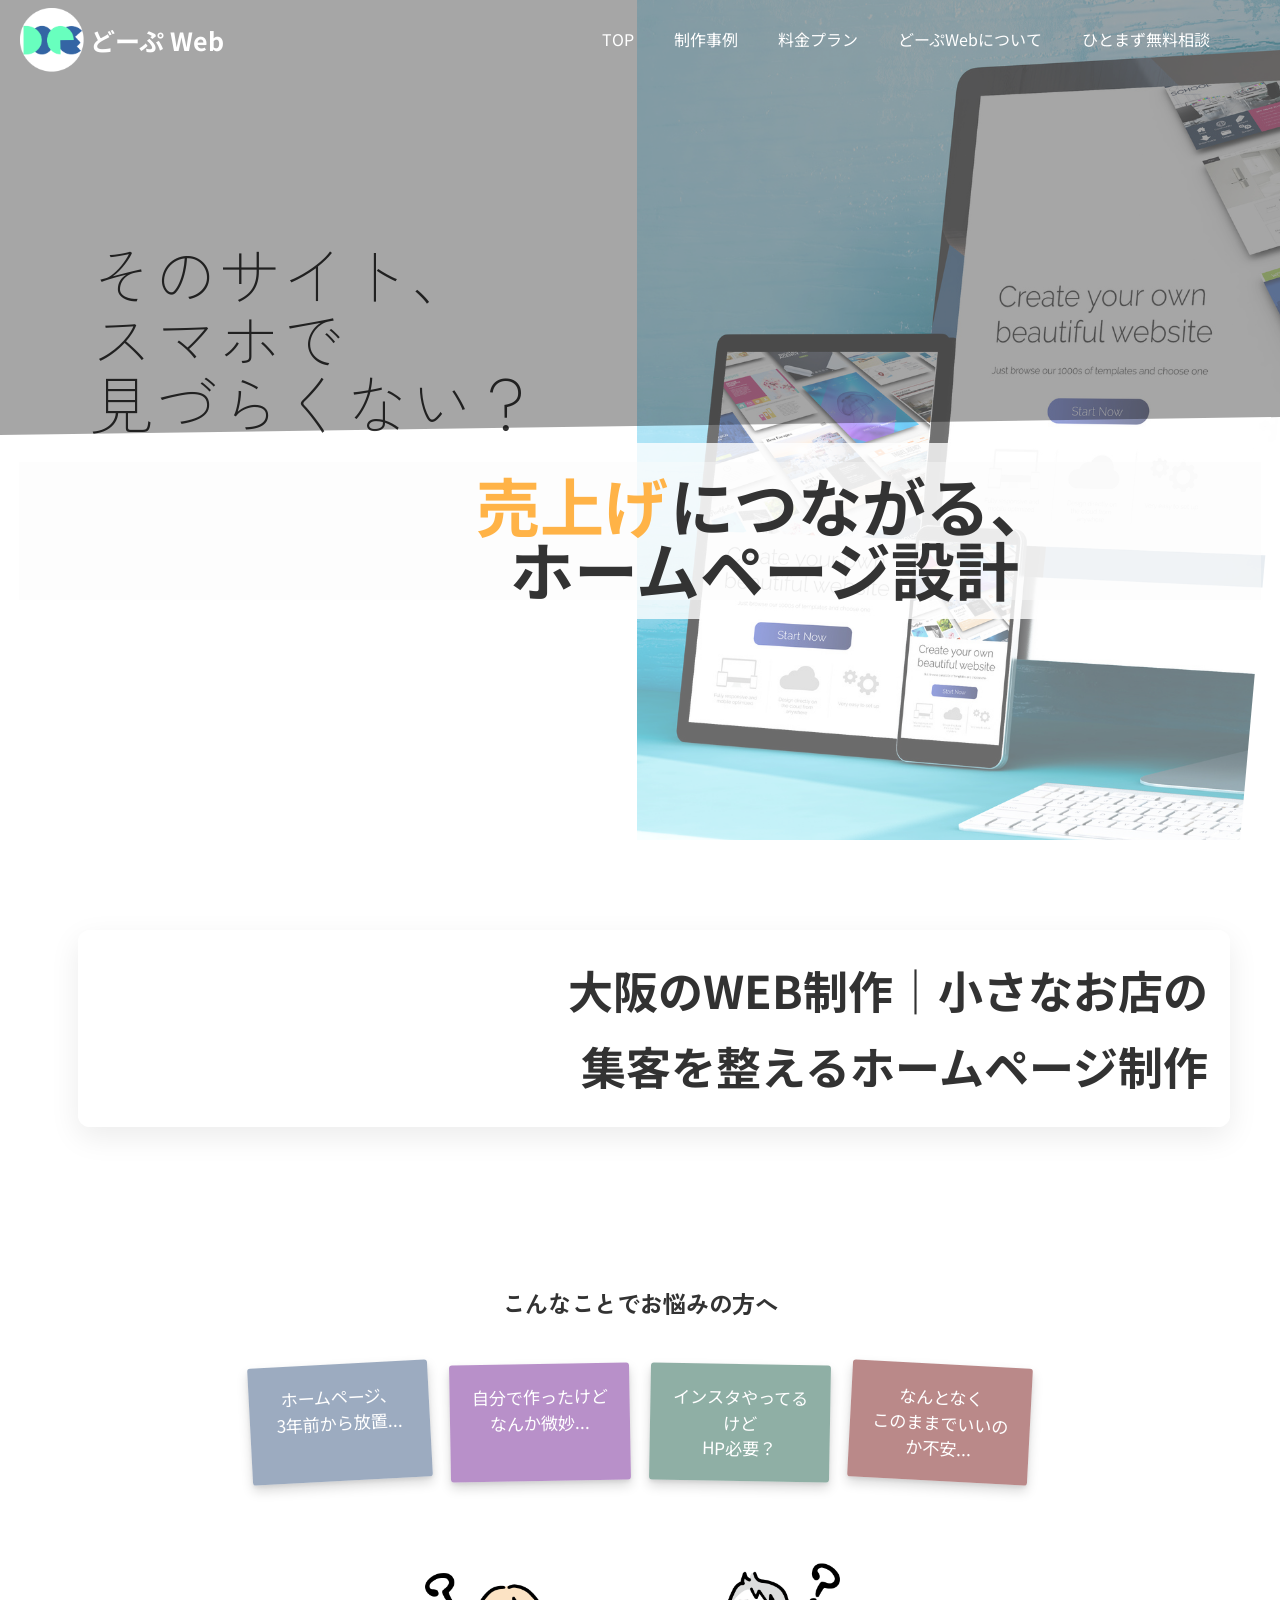
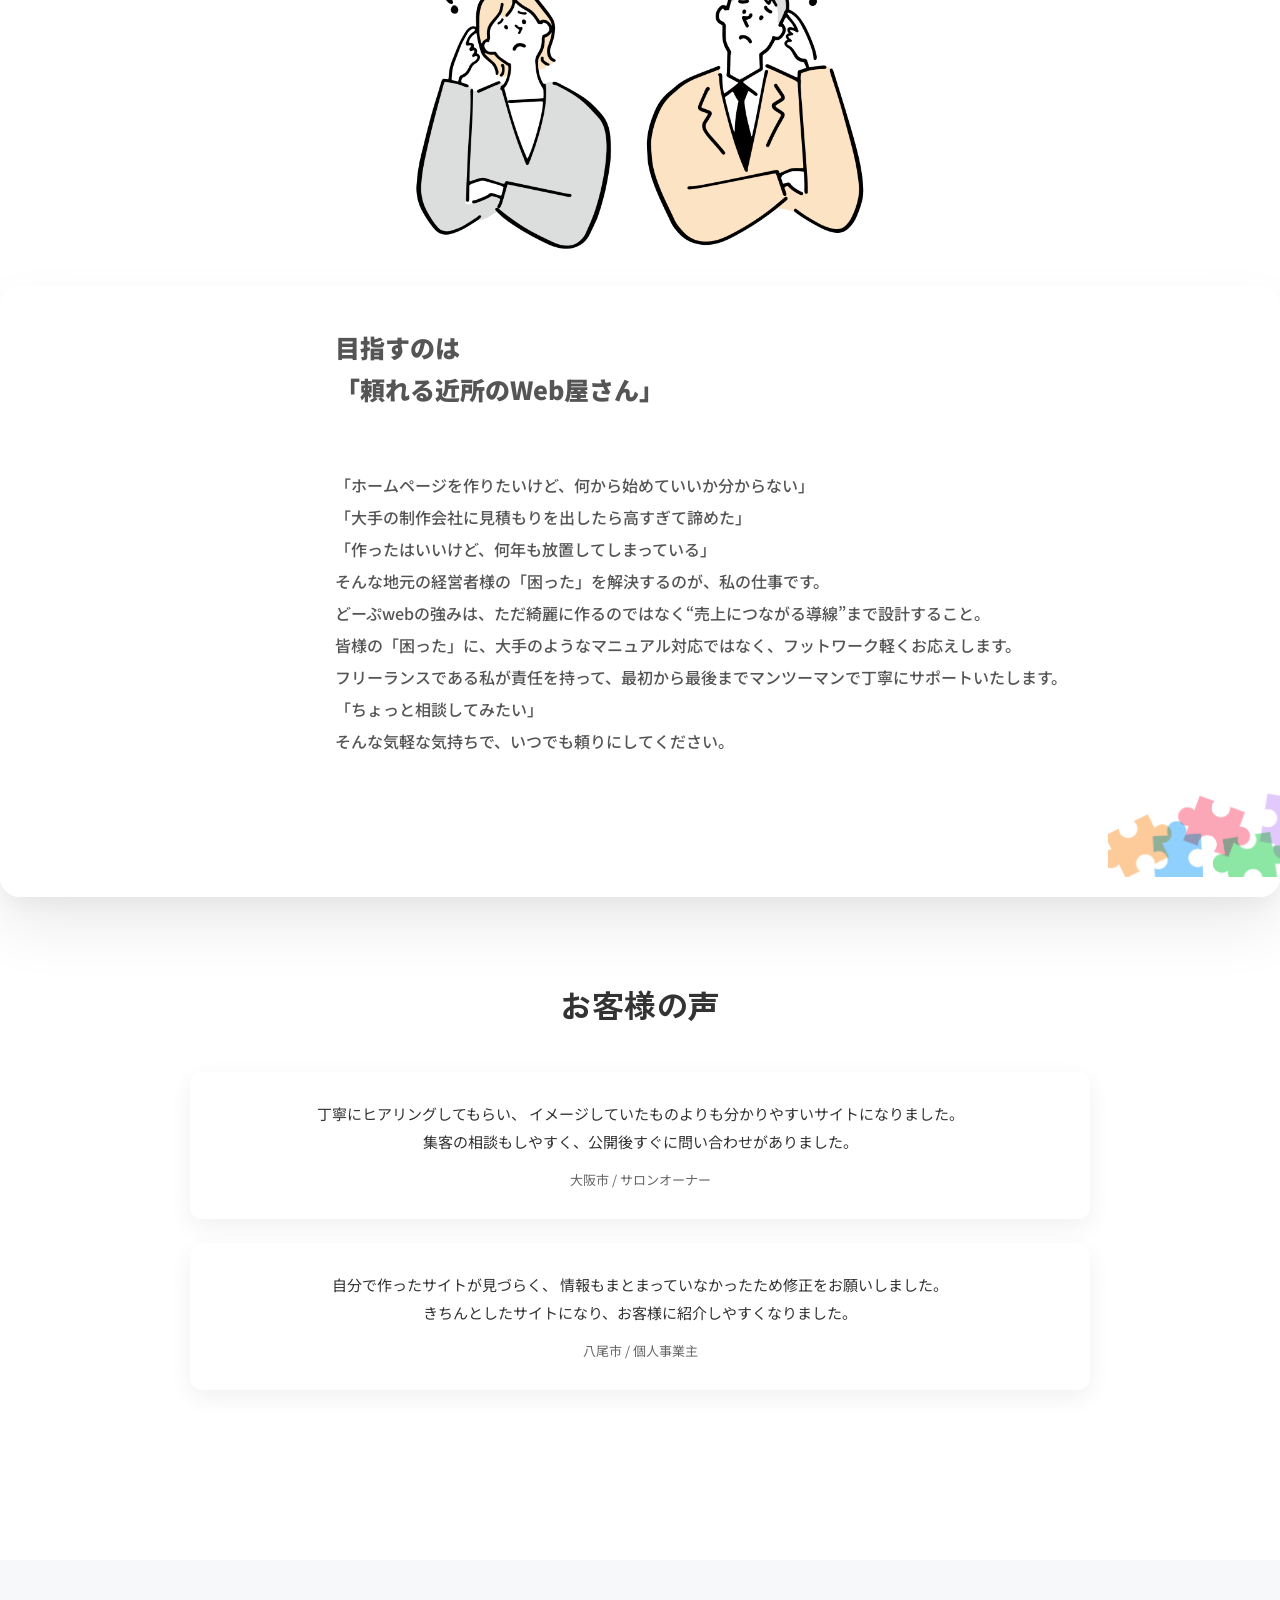
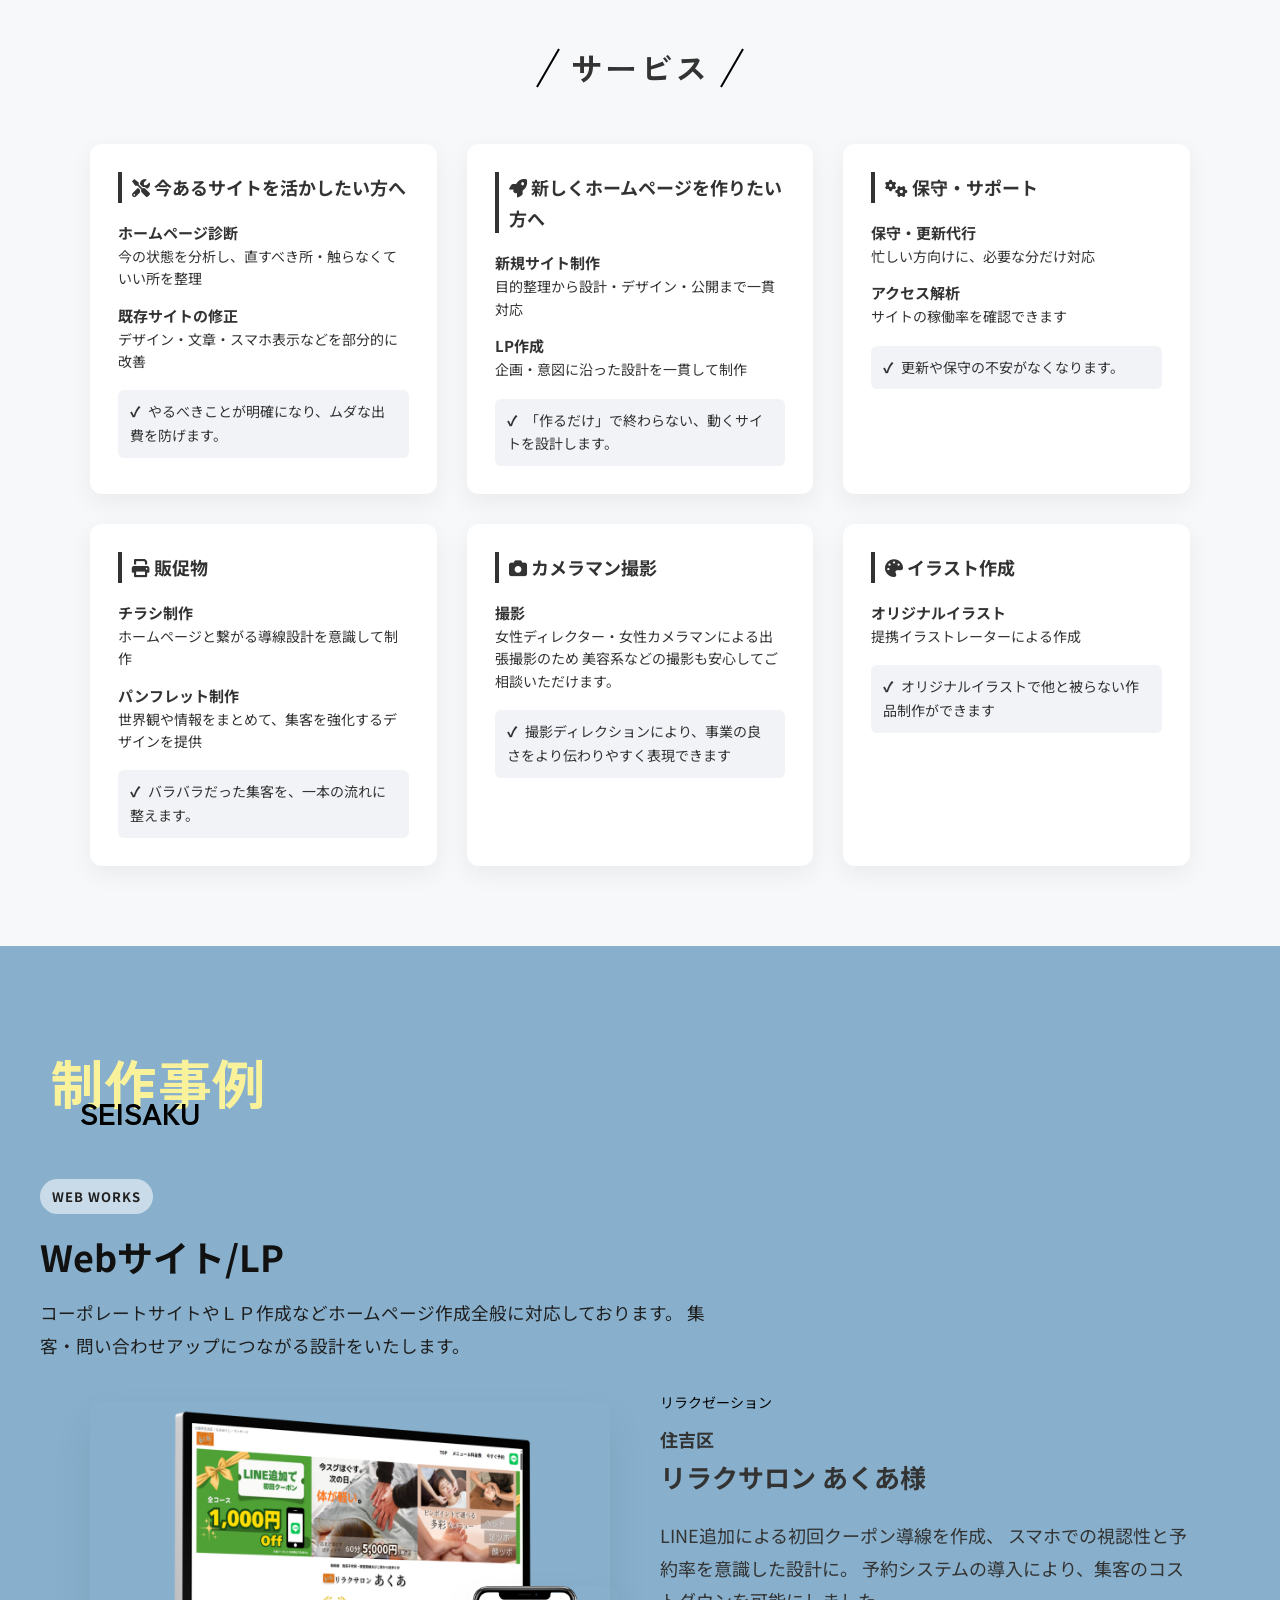
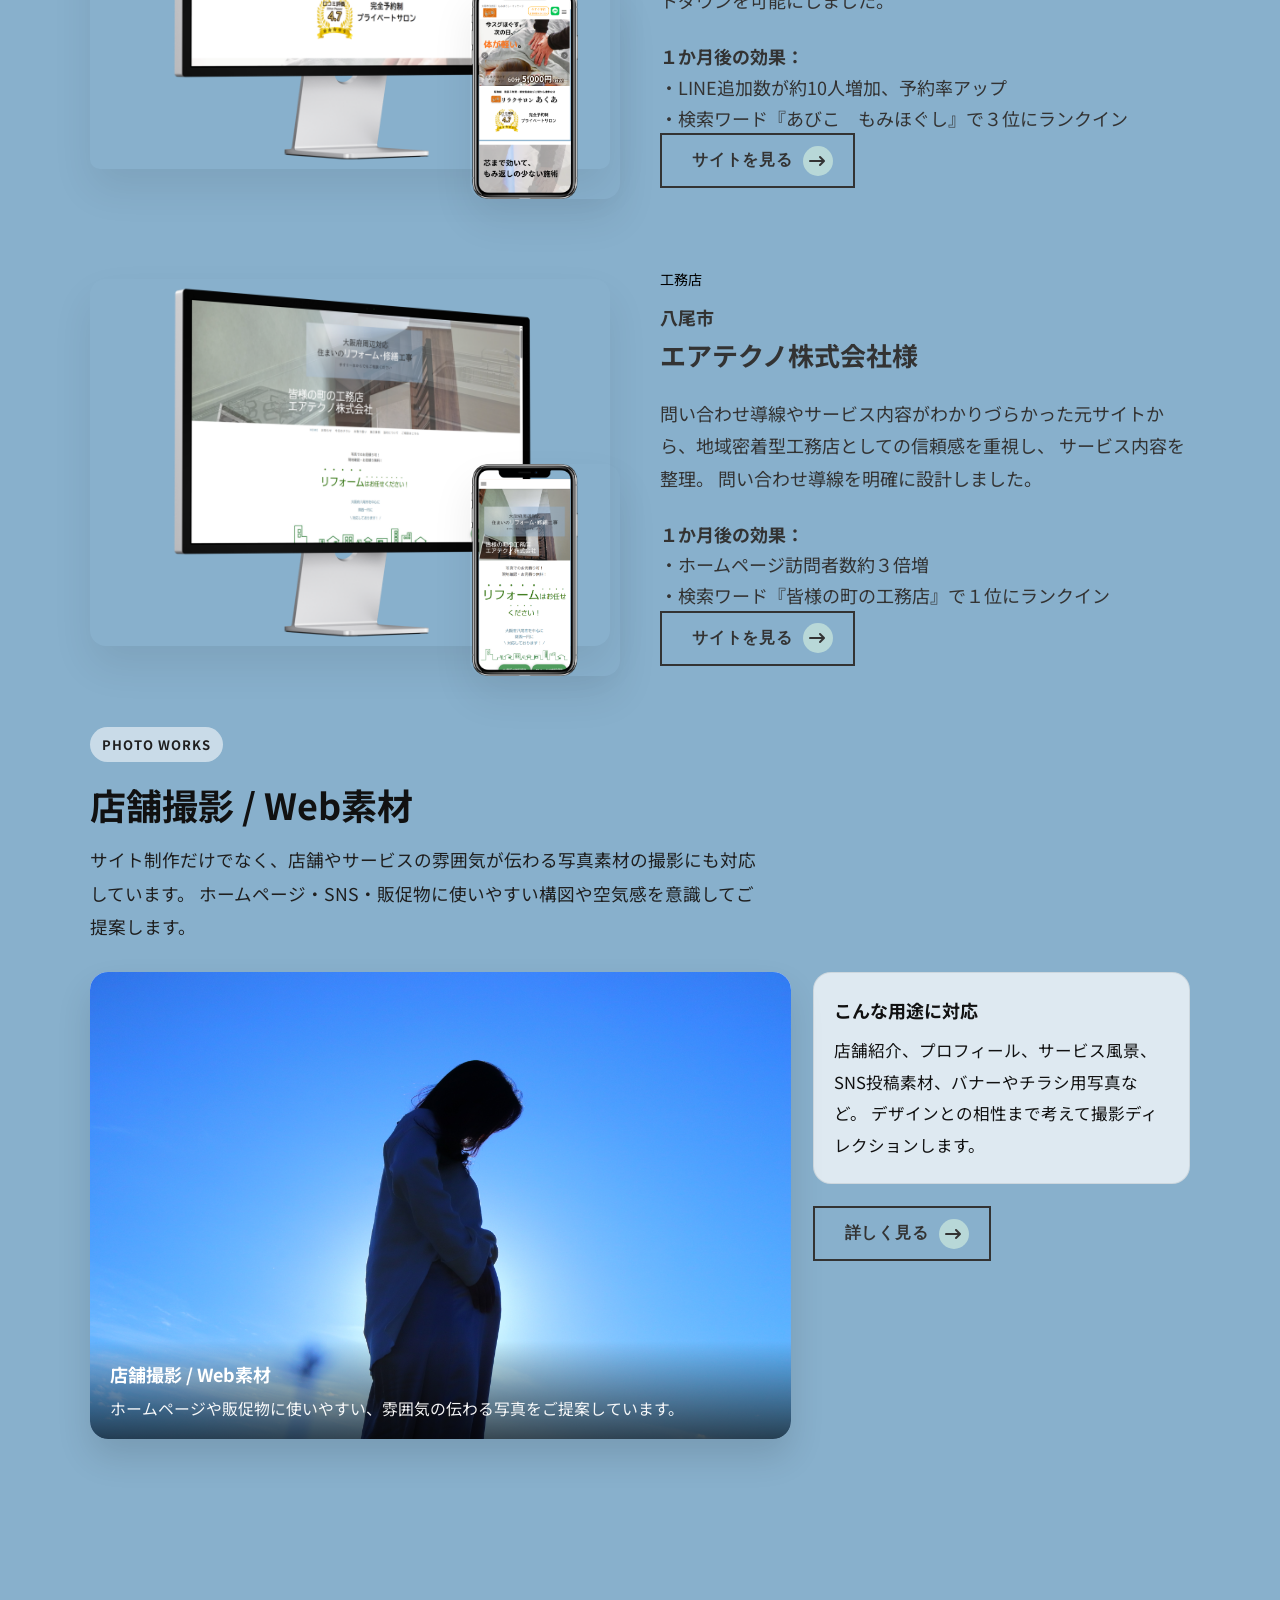
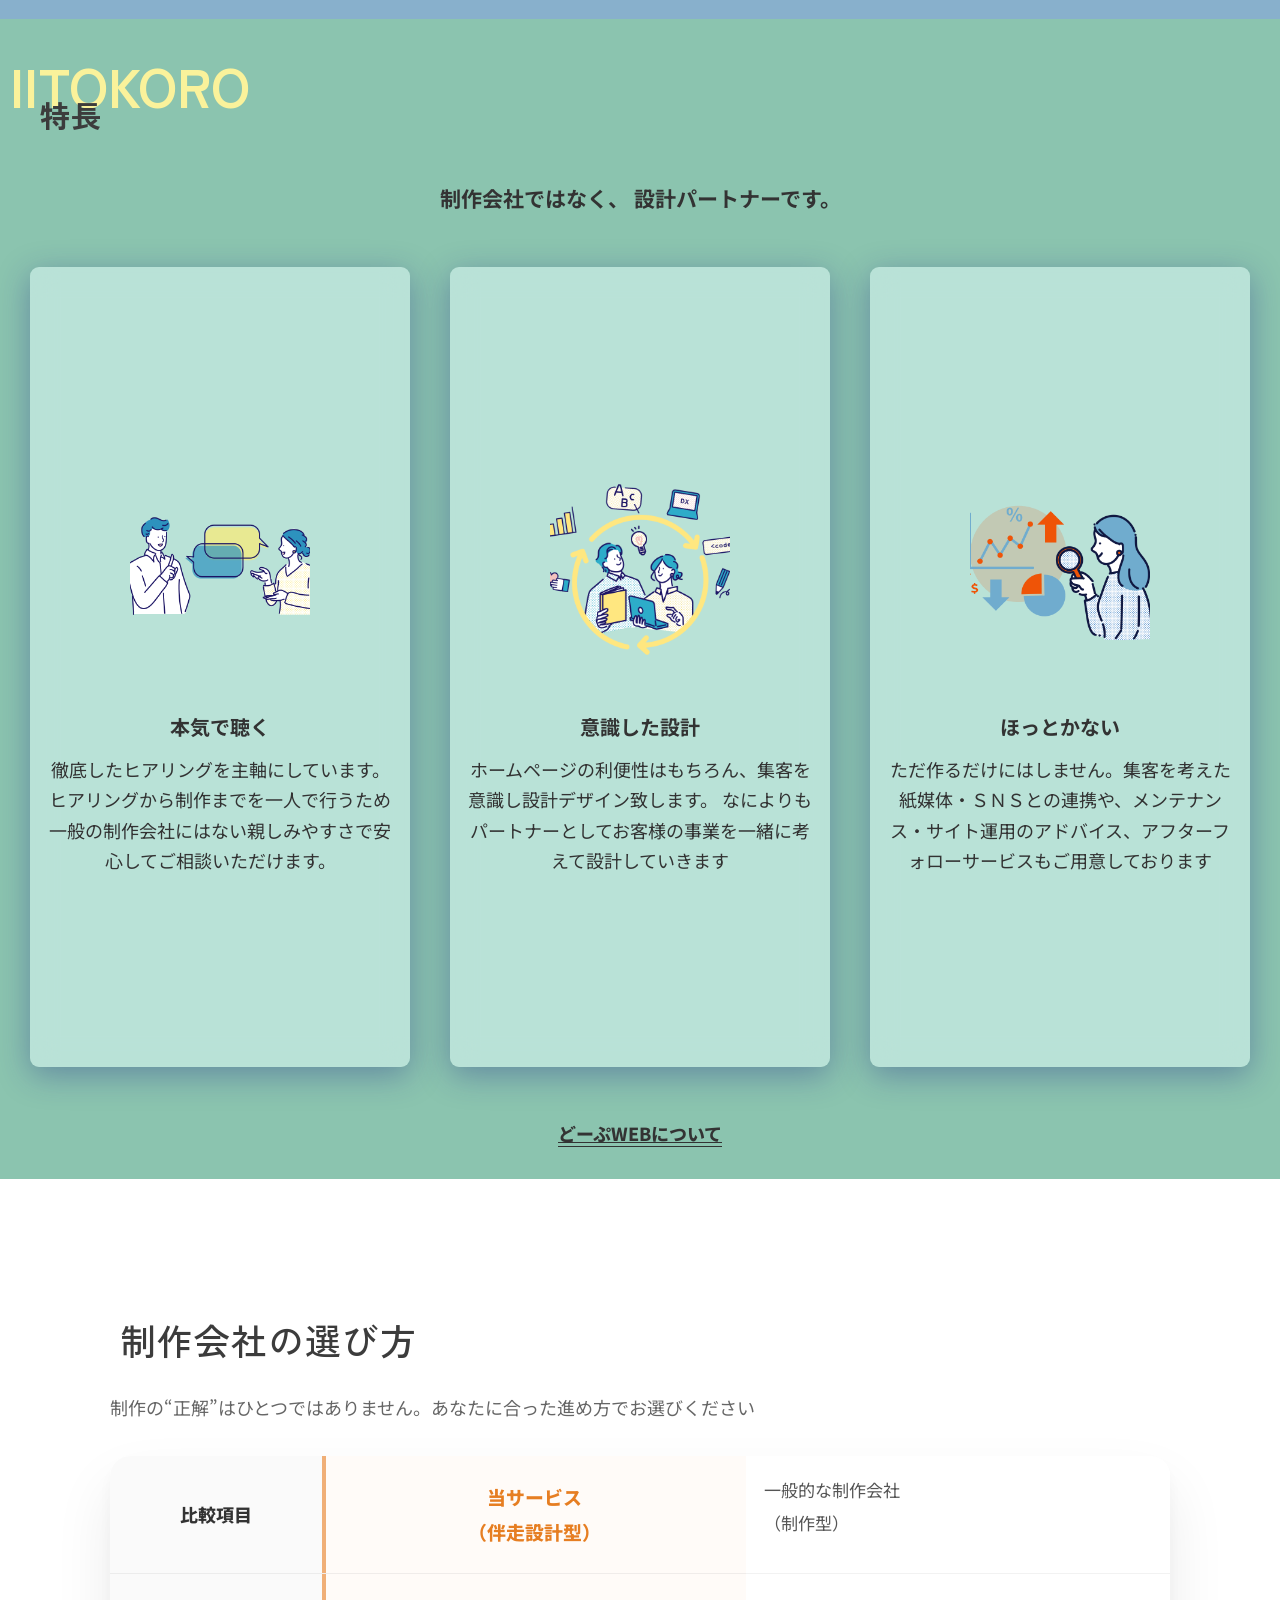
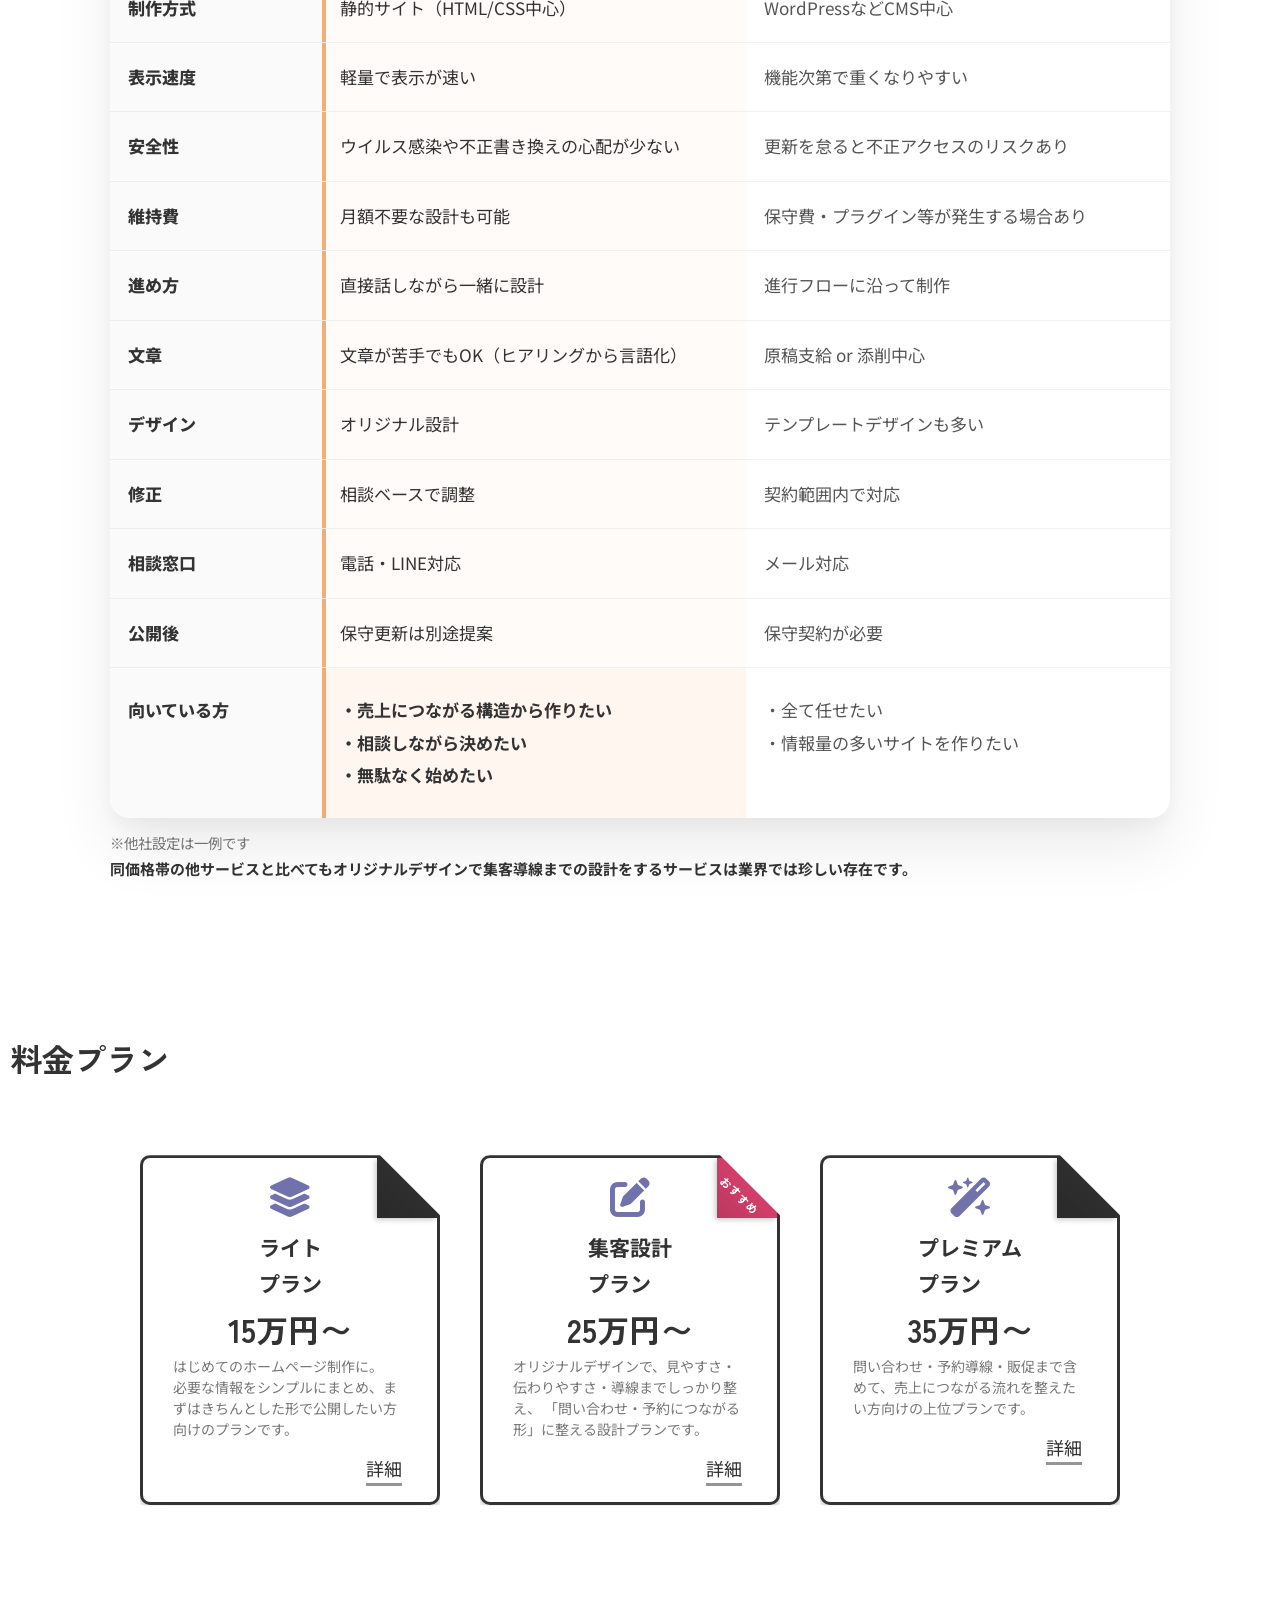
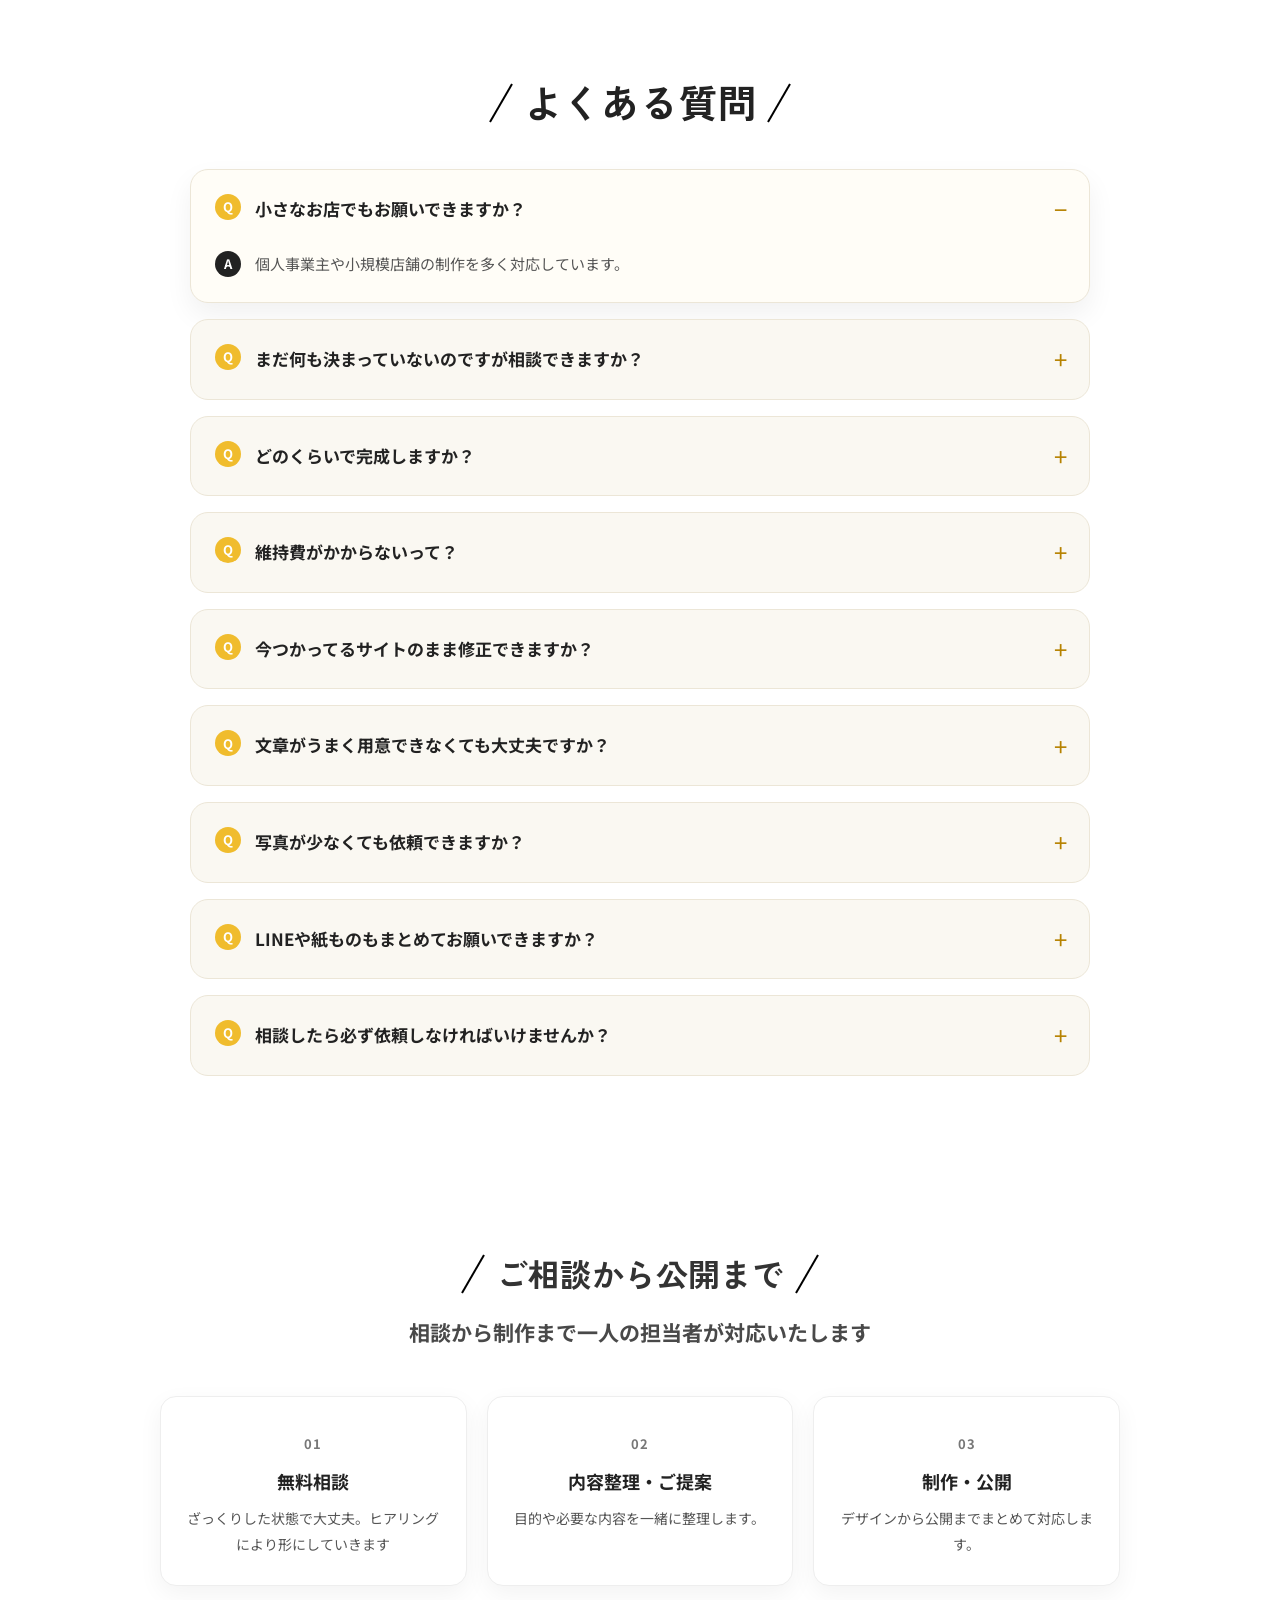
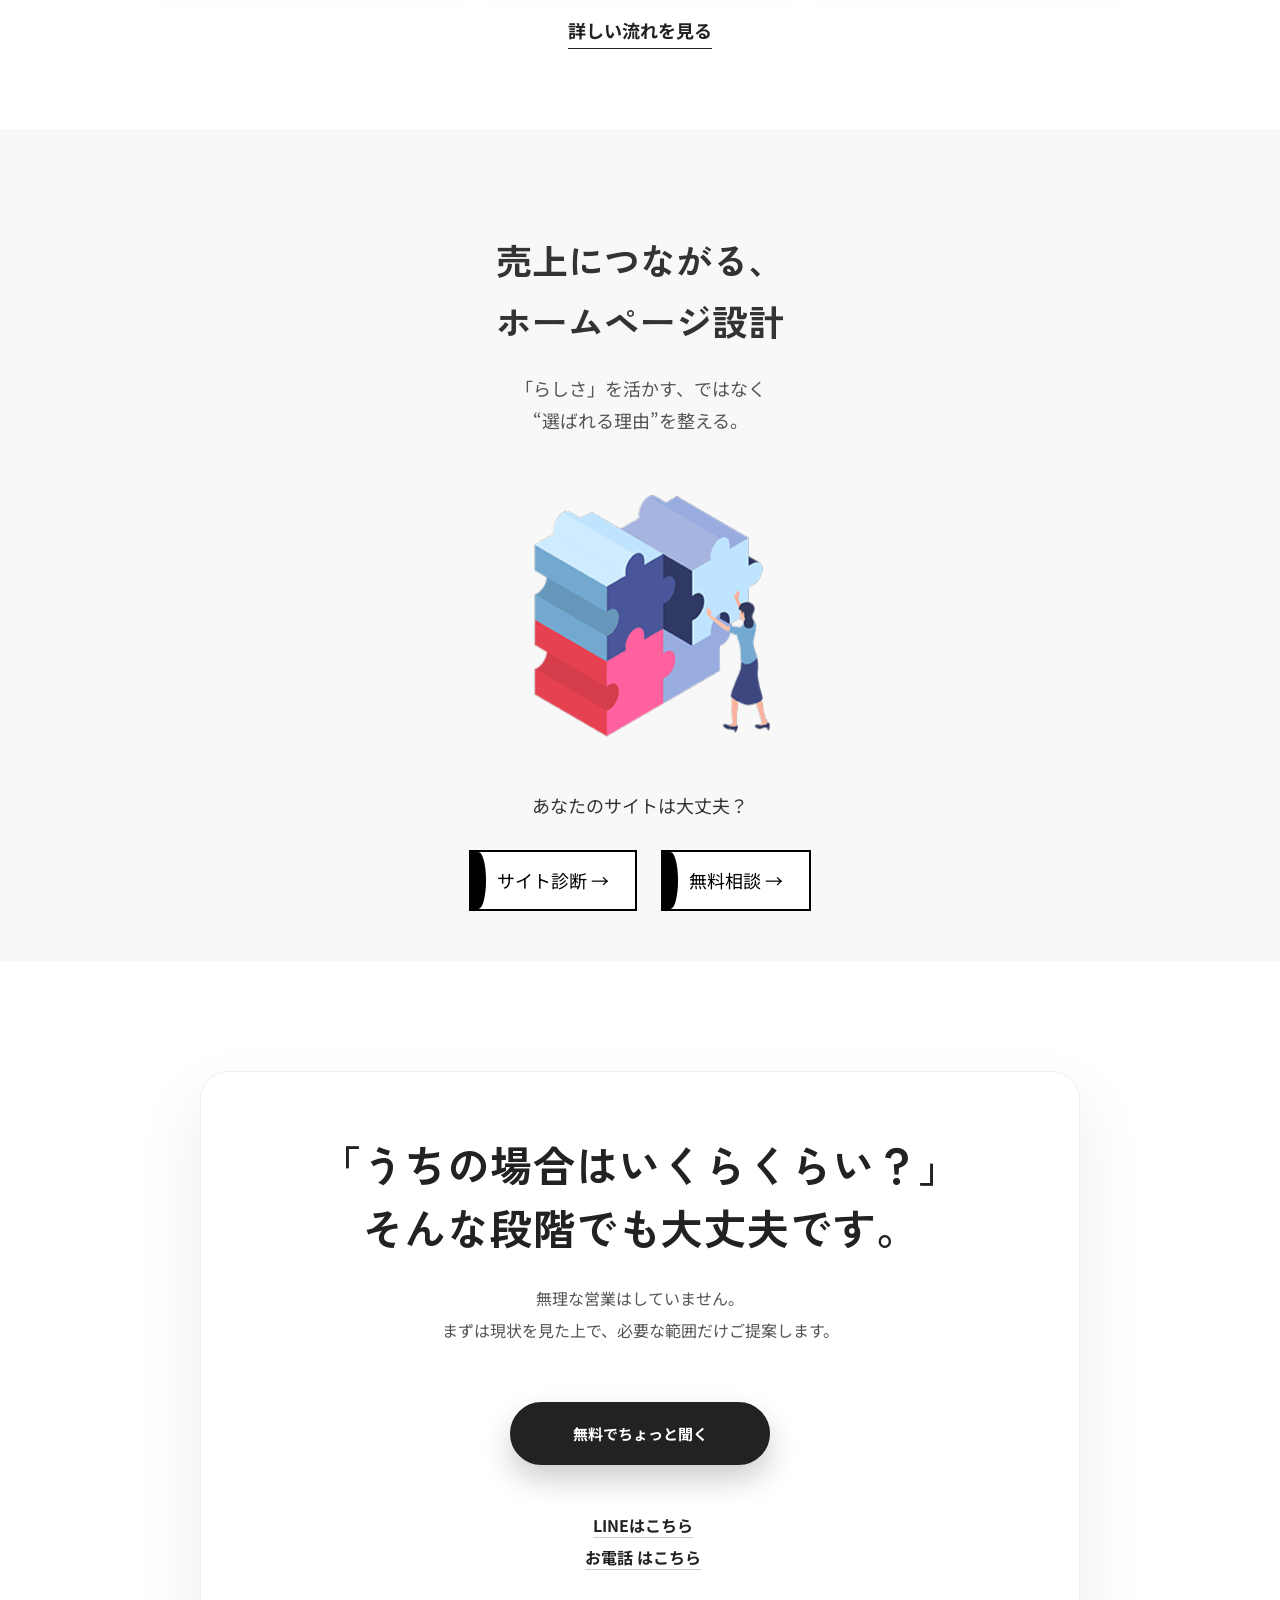
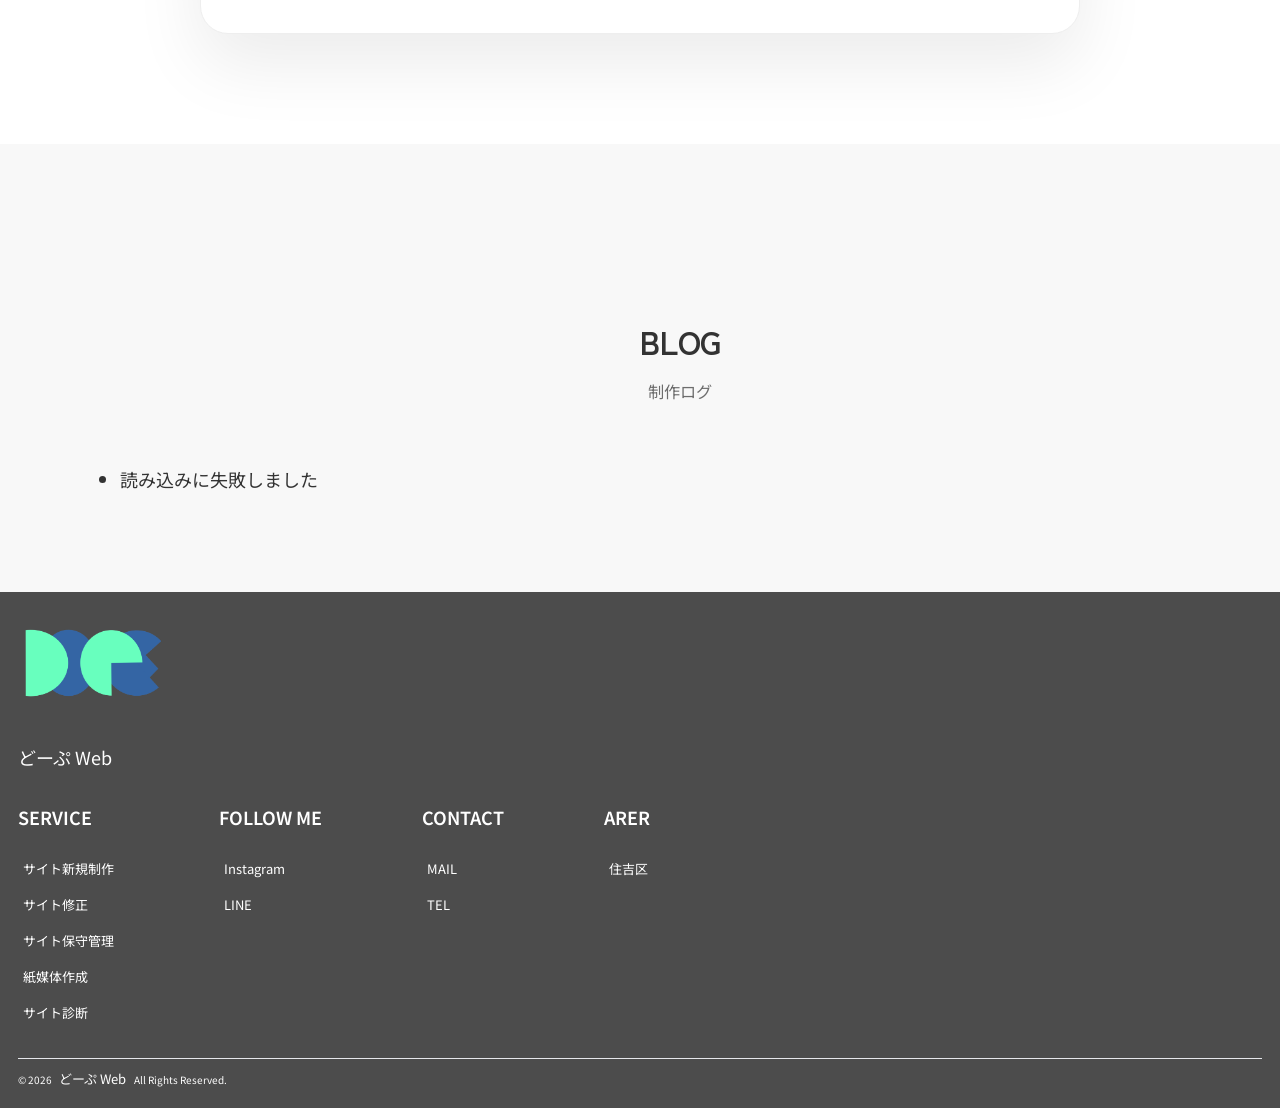
<file: index.html>
<!DOCTYPE html>
<html lang="ja">
<head>
    <meta charset="UTF-8">
    <meta name="viewport" content="width=device-width, initial-scale=1.0">

    <title>ホームページ集客設計・作成・大阪｜どーぷweb</title>
<link rel="icon" href="/images/logo/icon.ico" type="image/ico">
<link rel="apple-touch-icon" sizes="180x180" href="/apple-touch-icon.png">
      <link rel="stylesheet" href="css/style.css">
          <link rel="stylesheet" href="css/style2.css">
          <link rel="stylesheet" href="css/style3.css">
      <link rel="stylesheet" href="css/aos.css">
      <link rel="stylesheet" href="css/animation.css">
      <link rel="stylesheet" href="css/responsive.css">
            <link rel="stylesheet" href="css/header.css">
            
                        <link rel="stylesheet" href="css/blog.css">

                        <link rel="stylesheet" href="css/price.css">

            <link rel="stylesheet" href="css/footer.css">
            <link rel="preconnect" href="https://fonts.googleapis.com">
<link rel="preconnect" href="https://fonts.gstatic.com" crossorigin>

<link href="https://fonts.googleapis.com/css2?family=Noto+Sans+JP:wght@300;400;500;700&family=Zen+Kaku+Gothic+New:wght@400;700&display=swap" rel="stylesheet">
 <link rel="stylesheet" href="https://cdnjs.cloudflare.com/ajax/libs/font-awesome/6.0.0-beta3/css/all.min.css">
<script src="js/aos.js" defer></script>
<!-- Google tag (gtag.js) -->
<script async src="https://www.googletagmanager.com/gtag/js?id=G-0C1WSBDM3M"></script>
<script>
  window.dataLayer = window.dataLayer || [];
  function gtag(){dataLayer.push(arguments);}
  gtag('js', new Date());

  gtag('config', 'G-0C1WSBDM3M');
</script>
</head>

<body>
  <header class="header is-transparent">
    <div class="header__inner">
      <h5 class="header__siteTitle">
        <a href="index.html"><img src="images/logo/icon2.png" id="icon" alt="どーぷ Web"> どーぷ Web</a>
      </h5>

      <nav class="header__nav">
        <ul class="header__navList">
          <li class="header__navListItem"><a class="header__navLink" href="index.html">TOP</a></li>
          <li class="header__navListItem"><a class="header__navLink" href="index.html#works">制作事例</a></li>
          <li class="header__navListItem"><a class="header__navLink" href="price.html">料金プラン</a></li>
          <li class="header__navListItem"><a class="header__navLink" href="about.html">どーぷWebについて</a></li>
          <li class="header__navListItem"><a class="header__navLink" href="contact.html">ひとまず無料相談</a></li>
        </ul>

        <button class="header__navButton" aria-label="メニューを開く">
          <span class="header__navButtonLineTop"></span>
          <span class="header__navButtonLineMiddle"></span>
          <span class="header__navButtonLineBottom"></span>
        </button>
      </nav>
    </div>
  </header>




  <section class="hero">
         <div class="container">
          <div class="hero-content">
            <h2>そのサイト、<br>スマホで<br>見づらくない？</h2>
                      </div>
</div>
<div  class="introduce">
<h3> <span class="accent" >売上げ</span>につながる、<br>ホームページ設計 </h3> 

</div>
    </section>
  <section class="catchphrase" >

<div id="top-catch">
<h1>
<span class="dope-container">大阪のWEB制作｜小さなお店の<br>集客を整えるホームページ制作</span>
<span class="dope-container-pc">大阪のWEB制作｜小さなお店の<br>集客を整えるホームページ制作</span>
</h1>    

  </div>
  <div class="notes">
  <h2>こんなことでお悩みの方へ</h2>
     <ul class="note-list" data-aos="fade-up">
      <li class="note" id="note1">ホームページ、<br>3年前から放置...</li>
      <li class="note" id="note2">自分で作ったけど<br>なんか微妙...</li>
      <li class="note" id="note3">インスタやってるけど<br>HP必要？</li>
      <li class="note" id="note4">なんとなく<br>このままでいいのか不安...</li>
     </ul>
     </div>
     <img src="images/parts/probrem.png" class="problem-image" alt="困っている男女のイラスト">

    <div class="make-lead">
   <div class="pazzle">

<div>
<h3 id="vision">目指すのは<br>「頼れる近所のWeb屋さん」</h3>
<br>
<P id="vision-p">「ホームページを作りたいけど、何から始めていいか分からない」<br>

「大手の制作会社に見積もりを出したら高すぎて諦めた」<br>

「作ったはいいけど、何年も放置してしまっている」<br>
そんな地元の経営者様の「困った」を解決するのが、私の仕事です。<br>

どーぷwebの強みは、ただ綺麗に作るのではなく“売上につながる導線”まで設計すること。
<br>
皆様の「困った」に、大手のようなマニュアル対応ではなく、フットワーク軽くお応えします。<br>
フリーランスである私が責任を持って、最初から最後までマンツーマンで丁寧にサポートいたします。<br>
「ちょっと相談してみたい」<br>
そんな気軽な気持ちで、いつでも頼りにしてください。
</P>
</div>
            <img src="images/parts/pazzle2.png" class="pazzle-image" alt="パズルのイメージ">

  </div>
  </div>

  <div class="voice">
  <h2>お客様の声</h2>

  <div class="voice-item">
    <p class="voice-text">
  丁寧にヒアリングしてもらい、
      イメージしていたものよりも分かりやすいサイトになりました。<br>
      集客の相談もしやすく、公開後すぐに問い合わせがありました。    </p>

    <p class="voice-name">
      大阪市 / サロンオーナー
    </p>
  </div>
  <div class="voice-item">
    <p class="voice-text">
    自分で作ったサイトが見づらく、
      情報もまとまっていなかったため修正をお願いしました。<br>
      きちんとしたサイトになり、お客様に紹介しやすくなりました。
    </p>
    <p class="voice-name">
      八尾市 / 個人事業主
    </p>
  </div>




 
</section>

  <section class="do">
    <div class="do-container">
<h2>サービス</h2>
</div>
  <div class="dolist">

      

<div class="conteiner9">
<h4><span class="service-icon"><i class="fa-solid fa-screwdriver-wrench"></i> </span>今あるサイトを活かしたい方へ</h4>
<div class="conteiner9-content">
  <ul>
    <a href="diagnosis.html">
        <li><strong>ホームページ診断</strong><br>
          今の状態を分析し、直すべき所・触らなくていい所を整理</li>
    </a>
    <a href="price.html#pran-fix">
        <li><strong>既存サイトの修正</strong><br>
          デザイン・文章・スマホ表示などを部分的に改善</li>
          </a>
      </ul>
      <p class="result">やるべきことが明確になり、ムダな出費を防げます。</p>

      </div>
</div>

<div class="conteiner9">
<h4><span class="service-icon"><i class="fa-solid fa-rocket"></i> </span>新しくホームページを作りたい方へ</h4>  <div class="conteiner9-content">

<div>
      <ul>
            <a href="price.html#plan-light">
        <li><strong>新規サイト制作</strong><br>
          目的整理から設計・デザイン・公開まで一貫対応</li>
            
        <li><strong>LP作成</strong><br>
         企画・意図に沿った設計を一貫して制作</li>
</a>
      </ul>
          </div>
      <p class="result">「作るだけ」で終わらない、動くサイトを設計します。</p>

</div>
</div>
    </a>

  <div class="conteiner9">
<h4><span class="service-icon"><i class="fa-solid fa-gears"></i> </span>保守・サポート</h4>  <div class="conteiner9-content">

      <ul>
        <a href="price.html#support-section">
                <li><strong>保守・更新代行</strong><br>
          忙しい方向けに、必要な分だけ対応
                <li><strong>アクセス解析</strong><br>
          サイトの稼働率を確認できます
         </li>
 </a>
      </ul>
      <p class="result">更新や保守の不安がなくなります。</p>

    </div>
</div>

<div class="conteiner9">
<h4><i class="fa-solid fa-print"></i> </span>販促物</h4><div class="conteiner9-content">
  <div>
  <ul>
    <a href="price.html#materials">
        <li><strong>チラシ制作</strong><br>
          ホームページと繋がる導線設計を意識して制作</li>
                  <li><strong>パンフレット制作</strong><br>
          世界観や情報をまとめて、集客を強化するデザインを提供</li>
    </a>
      </ul>
</div>
      <p class="result">バラバラだった集客を、一本の流れに整えます。</p>

  
</div>
</div>

<div class="conteiner9">
<h4><span class="service-icon"><i class="fa-solid fa-camera"></i> </span>カメラマン撮影</h4><div class="conteiner9-content">
  <div>
  <ul>
        <a href="photo.html"><li><strong>撮影</strong><br>
           女性ディレクター・女性カメラマンによる出張撮影のため
        美容系などの撮影も安心してご相談いただけます。</li>
      </ul>
</div>
      <p class="result">撮影ディレクションにより、事業の良さをより伝わりやすく表現できます</p><div class="photo-message">
   
    </div></a>
  
</div>
</div>
<div class="conteiner9">
<h4><span class="service-icon"><i class="fa-solid fa-palette"></i> </span>イラスト作成</h4><div class="conteiner9-content">
  <div>
  <ul>
        <li><strong>オリジナルイラスト</strong><br>
         提携イラストレーターによる作成</li>
      </ul>
</div>
      <p class="result">オリジナルイラストで他と被らない作品制作ができます</p>
  
</div>
</div>

  </section>

<section class="works" id="works">
  <div class="works-container">
    <h2 class="works-title">seisaku</h2>
  <div class="works-photo-head">
    <span class="works-photo-label">Web Works</span>
    <h3 class="works-photo-title">Webサイト/LP</h3>
    <p class="works-photo-text">
     コーポレートサイトやＬＰ作成などホームページ作成全般に対応しております。
     集客・問い合わせアップにつながる設計をいたします。
    </p>
  </div>
    <div class="works-card">
      <div class="works-image-wrap">
         <div class="pc-shot">
        <img src="images/works/pcaqua .png" alt="リラクサロン あくあ">
      </div>
  <div class="sp-shot">
    <img src="images/works/spaqua.png" alt="">
  </div>
  </div>
      <div class="works-text">
        <p class="works-category">リラクゼーション</p><h4>住吉区</h4>
        <h3 class="works-name">リラクサロン あくあ様</h3>

        <p class="works-description">

          LINE追加による初回クーポン導線を作成、
          スマホでの視認性と予約率を意識した設計に。
          予約システムの導入により、集客のコストダウンを可能にしました。
        </p>
        <h4>
          １か月後の効果：
        </h4>
         <p class="works-effect">
    ・LINE追加数が約10人増加、予約率アップ<br>
    ・検索ワード『あびこ　もみほぐし』で３位にランクイン
  </p>
    <a href="https://aqua-relax.jp">
    <button class="arrow-btn about-btn">
    <span class="btn-text">サイトを見る
       </span>
    <i class="arrow-icon fa-solid fa-arrow-right-long"></i>
</button></a>
      </div>
    </div>
    <div class="works-card">
  <div class="works-image-wrap">
    <img src="images/works/pc-air.png" alt="エアテクノ PCサイト">
  <div class="sp-shot">
    <img src="images/works/sp-air.png" alt="エアテクノスマートフォンサイト">
  </div>
  </div>

  <div class="works-text">
    <p class="works-category">工務店</p>
    <h4>八尾市</h4>
    <h3 class="works-name">エアテクノ株式会社様</h3>

    <p class="works-description">
  問い合わせ導線やサービス内容がわかりづらかった元サイトから、地域密着型工務店としての信頼感を重視し、
  サービス内容を整理。
  問い合わせ導線を明確に設計しました。
</p>       
 <h4>
          １か月後の効果：
        </h4>
         <p class="works-effect">
    ・ホームページ訪問者数約３倍増<br>
    ・検索ワード『皆様の町の工務店』で１位にランクイン
  </p>

    <a href="https://air-tekuno.jimdoweb.com/">
    <button class="arrow-btn about-btn">
    <span class="btn-text">サイトを見る
       </span>
    <i class="arrow-icon fa-solid fa-arrow-right-long"></i>
</button></a>

  </div>

<div class="works-photo">
  <div class="works-photo-head">
    <span class="works-photo-label">Photo Works</span>
    <h3 class="works-photo-title">店舗撮影 / Web素材</h3>
    <p class="works-photo-text">
      サイト制作だけでなく、店舗やサービスの雰囲気が伝わる写真素材の撮影にも対応しています。
      ホームページ・SNS・販促物に使いやすい構図や空気感を意識してご提案します。
    </p>
  </div>

  <div class="works-photo-grid">
    <a href="images/photo/p1.jpeg" class="lightbox photo-item">
      <img src="images/photo/p1.jpeg" alt="店舗撮影・Web素材用の写真">
      <div class="photo-caption">
        <h4>店舗撮影 / Web素材</h4>
        <p>ホームページや販促物に使いやすい、雰囲気の伝わる写真をご提案しています。</p>
      </div>
    </a>

    <div class="works-photo-sub">
      <div class="photo-note">
        <h4>こんな用途に対応</h4>
        <p>
          店舗紹介、プロフィール、サービス風景、SNS投稿素材、バナーやチラシ用写真など。
          デザインとの相性まで考えて撮影ディレクションします。
        </p>
      </div>
       <a href="photo.html">
         <button class="arrow-btn about-btn">
 <span class="btn-text">詳しく見る</span>  <i class="arrow-icon fa-solid fa-arrow-right-long"></i>
</button>
</a>
    </div>
  </div>
</div>
</section>

<section class="about">
  <h2>特長</h2>
 <h3> 制作会社ではなく、
設計パートナーです。</h3>
  <div class="container4">
        <div class="card pic-image" data-aos="fade-up">
            <img class="card-image" src="images/hito/kiku.png">
            <div class="card-box">
                <h3 class="card-title">本気で聴く</h3>
                              

                <p class="card-description"><p>徹底したヒアリングを主軸にしています。ヒアリングから制作までを一人で行うため一般の制作会社にはない親しみやすさで安心してご相談いただけます。</p>
                </p>
            </div>
        </div>
        <div class="card pic-image" data-aos="fade-up">
            <img class="card-image" src="images/hito/cleate.png">
            <div class="card-box">
                <h3 class="card-title">意識した設計</h3>
                <p class="card-description"><p>ホームページの利便性はもちろん、集客を意識し設計デザイン致します。
                  なによりもパートナーとしてお客様の事業を一緒に考えて設計していきます
                </p>
            </div>
        </div>
        <div class="card pic-image" data-aos="fade-up">
            <img class="card-image" src="images/hito/after.png">
            <div class="card-box">
                <h3 class="card-title">ほっとかない</h3>
                <p class="card-description"><p>ただ作るだけにはしません。集客を考えた紙媒体・ＳＮＳとの連携や、メンテナンス・サイト運用のアドバイス、アフターフォローサービスもご用意しております</p>
            </div>
        </div>
    </div>
    <a href="about.html">
    <span class="dope-about">どーぷWEBについて </span>
</a>


</section>



<section class="comparison">
  <h2>制作会社の選び方</h2>

  
  <p class="comparison-lead">制作の“正解”はひとつではありません。あなたに合った進め方でお選びください</p>

  <table class="table comparison-table">
    <tr>
      <th>比較項目</th>
      <th class="is-service">当サービス<br>（伴走設計型）</th>
      <td>一般的な制作会社<br>（制作型）</td>
    </tr>
<tr>
  <td>制作方式</td>
   <td class="is-service">静的サイト（HTML/CSS中心）</td>
  <td>WordPressなどCMS中心</td>
</tr>
<tr>
<td>表示速度</td>
  <td class="is-service">軽量で表示が速い</td>
  <td>機能次第で重くなりやすい</td>
</tr>
<tr>
  <td>安全性</td>
  <td class="is-service">ウイルス感染や不正書き換えの心配が少ない</td>
  <td>更新を怠ると不正アクセスのリスクあり</td>
</tr>
<tr>
  <td>維持費</td>
  <td class="is-service">月額不要な設計も可能</td>
  <td>保守費・プラグイン等が発生する場合あり</td>
</tr>
    <tr>
      <td>進め方</td>
      <td class="is-service">直接話しながら一緒に設計</td>
      <td>進行フローに沿って制作</td>
    </tr>
    <tr>
      <td>文章</td>
      <td class="is-service">文章が苦手でもOK（ヒアリングから言語化）</td>
      <td>原稿支給 or 添削中心</td>
    </tr>

    <tr>
      <td>デザイン</td>
      <td class="is-service">オリジナル設計</td>
      <td>テンプレートデザインも多い</td>
    </tr>
    <tr>
      <td>修正</td>
      <td class="is-service">相談ベースで調整</td>
      <td>契約範囲内で対応</td>
    </tr>
    <tr>
      <td>相談窓口</td>
      <td class="is-service">電話・LINE対応</td>
      <td>メール対応</td>
    </tr>
   <tr>

    <tr>
      <td>公開後</td>
      <td class="is-service">保守更新は別途提案</td>
      <td>保守契約が必要</td>
    </tr>
   <tr>
      <td>向いている方</td>
      <td class="is-service">
        ・売上につながる構造から作りたい<br>
        ・相談しながら決めたい<br>
        ・無駄なく始めたい
      </td>
      <td>
        ・全て任せたい<br>
        ・情報量の多いサイトを作りたい
      </td>
    </tr>
</table>
<small>※他社設定は一例です</small>
<h5>同価格帯の他サービスと比べてもオリジナルデザインで集客導線までの設計をするサービスは業界では珍しい存在です。<h5>

</section>

<section class="plan">
    <div class="container6">
      </ul>
    </div>
    </div>
</section>
<section class="menu">
  <h2 class="price-title">料金プラン</h2>

  <div class="l-wrapper">

    <a href="price.html#plan-light">
      <div class="fold-card card-new2">
        <i class="fa-solid fa-layer-group"></i>
        <h3 class="card-title_06">ライト<br>プラン</h3>
        <h2 class="price">15万円〜</h2>
        <p class="card-text_06">
          はじめてのホームページ制作に。<br>
          必要な情報をシンプルにまとめ、まずはきちんとした形で公開したい方向けのプランです。
        </p>
        <p class="click">詳細</p>
      </div>
    </a>

    <a href="price.html#plan-standard">
      <div class="fold-card card-new" data-label="おすすめ">
        <i class="fa-solid fa-pen-to-square"></i>
        <h3 class="card-title_06">集客設計<br>プラン</h3>
        <h2 class="price">25万円〜</h2>
        <p class="card-text_06">
          オリジナルデザインで、見やすさ・伝わりやすさ・導線までしっかり整え、
          「問い合わせ・予約につながる形」に整える設計プランです。
        </p>
        <p class="click">詳細</p>
      </div>
    </a>

    <a href="price.html#plan-premium">
      <div class="fold-card card-new2">
        <i class="fa-solid fa-wand-magic-sparkles"></i>
        <h3 class="card-title_06">プレミアム<br>プラン</h3>
        <h2 class="price">35万円〜</h2>
      
        <p class="card-text_06">
          問い合わせ・予約導線・販促まで含めて、売上につながる流れを整えたい方向けの上位プランです。
        </p>
        <p class="click">詳細</p>
      </div>
    </a>

  </div>
</section>

<section class="faq">
  <div class="faq-container">
    <h2>よくある質問</h2>
  </div>

  <div class="container7">
    <ul class="question-list">
      <li class="question-item is-open">
        <button class="faq-q" type="button" aria-expanded="true">
          小さなお店でもお願いできますか？
        </button>
        <div class="faq-a">
          <p>個人事業主や小規模店舗の制作を多く対応しています。</p>
        </div>
      </li>

      <li class="question-item">
        <button class="faq-q" type="button" aria-expanded="false">
          まだ何も決まっていないのですが相談できますか？
        </button>
        <div class="faq-a">
          <p>ざっくりした状態でも大丈夫です。整理からお手伝いします。</p>
        </div>
      </li>

      <li class="question-item">
        <button class="faq-q" type="button" aria-expanded="false">
          どのくらいで完成しますか？
        </button>
        <div class="faq-a">
          <p>内容によりますが、部分的な手直しであれば2～3週間、新規作成の場合は6～8週間程度を目安にしています。</p>
        </div>
      </li>

      <li class="question-item">
        <button class="faq-q" type="button" aria-expanded="false">
          維持費がかからないって？
        </button>
        <div class="faq-a">
          <p>オリジナルコード設計・高速配信サーバーで公開するため、システム利用料などの余計な費用がかかりません。自由度も高く、最低限の維持で運用できます。</p>
        </div>
      </li>

      <li class="question-item">
        <button class="faq-q" type="button" aria-expanded="false">
          今つかってるサイトのまま修正できますか？
        </button>
        <div class="faq-a">
          <p>現在お使いの作成サイトのままで修正対応は可能ですが、構造の変更が仕様上むずかしい場合がございます。</p>
        </div>
      </li>

      <li class="question-item">
        <button class="faq-q" type="button" aria-expanded="false">
          文章がうまく用意できなくても大丈夫ですか？
        </button>
        <div class="faq-a">
          <p>全然大丈夫です。ヒアリングをもとに、主要部分は整理・リライトしながら進めますので安心してご相談ください。</p>
        </div>
      </li>

      <li class="question-item">
        <button class="faq-q" type="button" aria-expanded="false">
          写真が少なくても依頼できますか？
        </button>
        <div class="faq-a">
          <p>もちろんです。既存素材を活かす形でも進められますし、弊社提供の素材の利用や、必要に応じて撮影も別途ご相談いただけます。</p>
        </div>
      </li>

      <li class="question-item">
        <button class="faq-q" type="button" aria-expanded="false">
          LINEや紙ものもまとめてお願いできますか？
        </button>
        <div class="faq-a">
          <p>はい。サイトとあわせて、LINE導線や印刷物の設計も可能です。必要な範囲だけ追加見積りで対応しています。</p>
        </div>
      </li>

      <li class="question-item">
        <button class="faq-q" type="button" aria-expanded="false">
          相談したら必ず依頼しなければいけませんか？
        </button>
        <div class="faq-a">
          <p>相談だけでも大丈夫です。内容を整理してからご検討いただけます。</p>
        </div>
      </li>
    </ul>
  </div>
</section>


<section class="flow-mini">
  <h2>ご相談から公開まで</h2>
  <div>
  <h3 class="flow-mini-p">相談から制作まで一人の担当者が対応いたします</h3>
</div>
  <div class="flow-mini-list">
    
    <div class="flow-mini-item">
      <span>01</span>
      <h3>無料相談</h3>
      <p>ざっくりした状態で大丈夫。ヒアリングにより形にしていきます</p>
    </div>

    <div class="flow-mini-item">
      <span>02</span>
      <h3>内容整理・ご提案</h3>
      <p>目的や必要な内容を一緒に整理します。</p>
    </div>

    <div class="flow-mini-item">
      <span>03</span>
      <h3>制作・公開</h3>
      <p>デザインから公開までまとめて対応します。</p>
    </div>
  </div>

  <a href="/price.html" class="flow-link">詳しい流れを見る</a>
</section>

<section class="catchphrase2">

  <h2>売上につながる、<br>ホームページ設計</h2>
 <h4>「らしさ」を活かす、ではなく<br>
“選ばれる理由”を整える。</h4>
            <img src="images/parts/last.png" class="last-image" alt="パズルのイメージ">
                      <div class="fst-cta">
                      <p>あなたのサイトは大丈夫？</p>
                      <div class="fat-cta-item">
    <a href="diagnosis.html" target="_blank" class="works-btn">
        サイト診断 →</a>
        
    <a href="contact.html" target="_blank" class="works-btn">
        無料相談 →</a>
                      </div>
</div>

</section>

<section class="contact">
  <div class="contact-inner">
   <h2>「うちの場合はいくらくらい？」<br>そんな段階でも大丈夫です。</h2>
   <p>
      無理な営業はしていません。<br>
      まずは現状を見た上で、必要な範囲だけご提案します。</p>

<!--End of Tawk.to Script-->
    <div class="btn">
      <a href="contact.html"
         class="ghost-button contact-button">
        無料でちょっと聞く
      </a>
    </div>

    <p class="contact-sub">
     
      <a href="https://lin.ee/yVdMhSz">
         LINEはこちら
      </a><br>
     <a href="tel:090-5122-1977"> お電話 はこちら</a>
    </p>
  </div>
</section>
<section class="section-blog">
  <div class="container">

    <h2 class="section-title">BLOG</h2>
    <p class="section-sub">制作ログ</p>

<div class="blog-grid">
            
          
            <ul id="blog-list">
                <li>準備中...</li>
            </ul>

        </div>
  </div>
</section>
<script src="js/config.js"></script>

<script src="js/main.js" defer></script>



<footer class="footer">
    <div class="lg-flex md-justify-between">
    <div>
      <a href="index.html" class="footer__logo">
        <img src="images/logo/DOPEimg.png" width="140" height="20" alt="どーぷＷeb Logo" />
      </a>
       <p class="logo">どーぷ Web</p>
      </address>
    </div>
      <div class="map">
    <div class="hako">
      <div>
        <p class="footer__navi-heading">SERVICE</p>
        <ul class="footer__navi">
          <li><a href="price.html#price-head">サイト新規制作</a></li>
           <li><a href="price.html#plan-fix">サイト修正</a></li>

          <li><a href="price.html#support-section">サイト保守管理</a></li>
         <li><a href="price.html#subplan-section">紙媒体作成</a></li>
         <li><a href="diagnosis.html">サイト診断</a></li>

        </ul>
        </div>
        </div>
      <div class="hako2">
        <p class="footer__navi-heading">FOLLOW ME</p>
        <ul class="footer__navi">
          <li><a href="https://www.instagram.com/dope.webdesign?igsh=cWc2dmhud2JrcmFk&utm_source=qr">Instagram</a></li>
          <li><a href="https://lin.ee/yVdMhSz">LINE</a></li>

        </ul>
      </div>
            <div class="hako2">
              <p class="footer__navi-heading">CONTACT</p>
              <ul class="footer__navi">
          <li><a href="mailto:konno5423m@gmail.com">MAIL</a></li>
          <li><a href="tel:090-5122-1977">TEL</a></li>
        </ul>
      </div>
            <div class="hako2">
        <p class="footer__navi-heading">ARER</p>
        <ul class="footer__navi">
          <li><a href="sumiyosi.html">住吉区</a></li>

        </ul>
      </div>

  </div>
  <hr />
</div>
   <div class="bottom">
         <p class="copyright">© 2026 <a href="#">どーぷ Web </a> All Rights Reserved.</p>     
</div>
</footer>
<!--Start of Tawk.to Script-->
<script type="text/javascript">
var Tawk_API=Tawk_API||{}, Tawk_LoadStart=new Date();
(function(){
var s1=document.createElement("script"),s0=document.getElementsByTagName("script")[0];
s1.async=true;
s1.src='https://embed.tawk.to/69b16d527f3b731c37a6f4be/1jjeh62mr';
s1.charset='UTF-8';
s1.setAttribute('crossorigin','*');
s0.parentNode.insertBefore(s1,s0);
})();
</script>
<!--End of Tawk.to Script-->
<!--End of Tawk.to Script-->

</body>

</html>
</file>
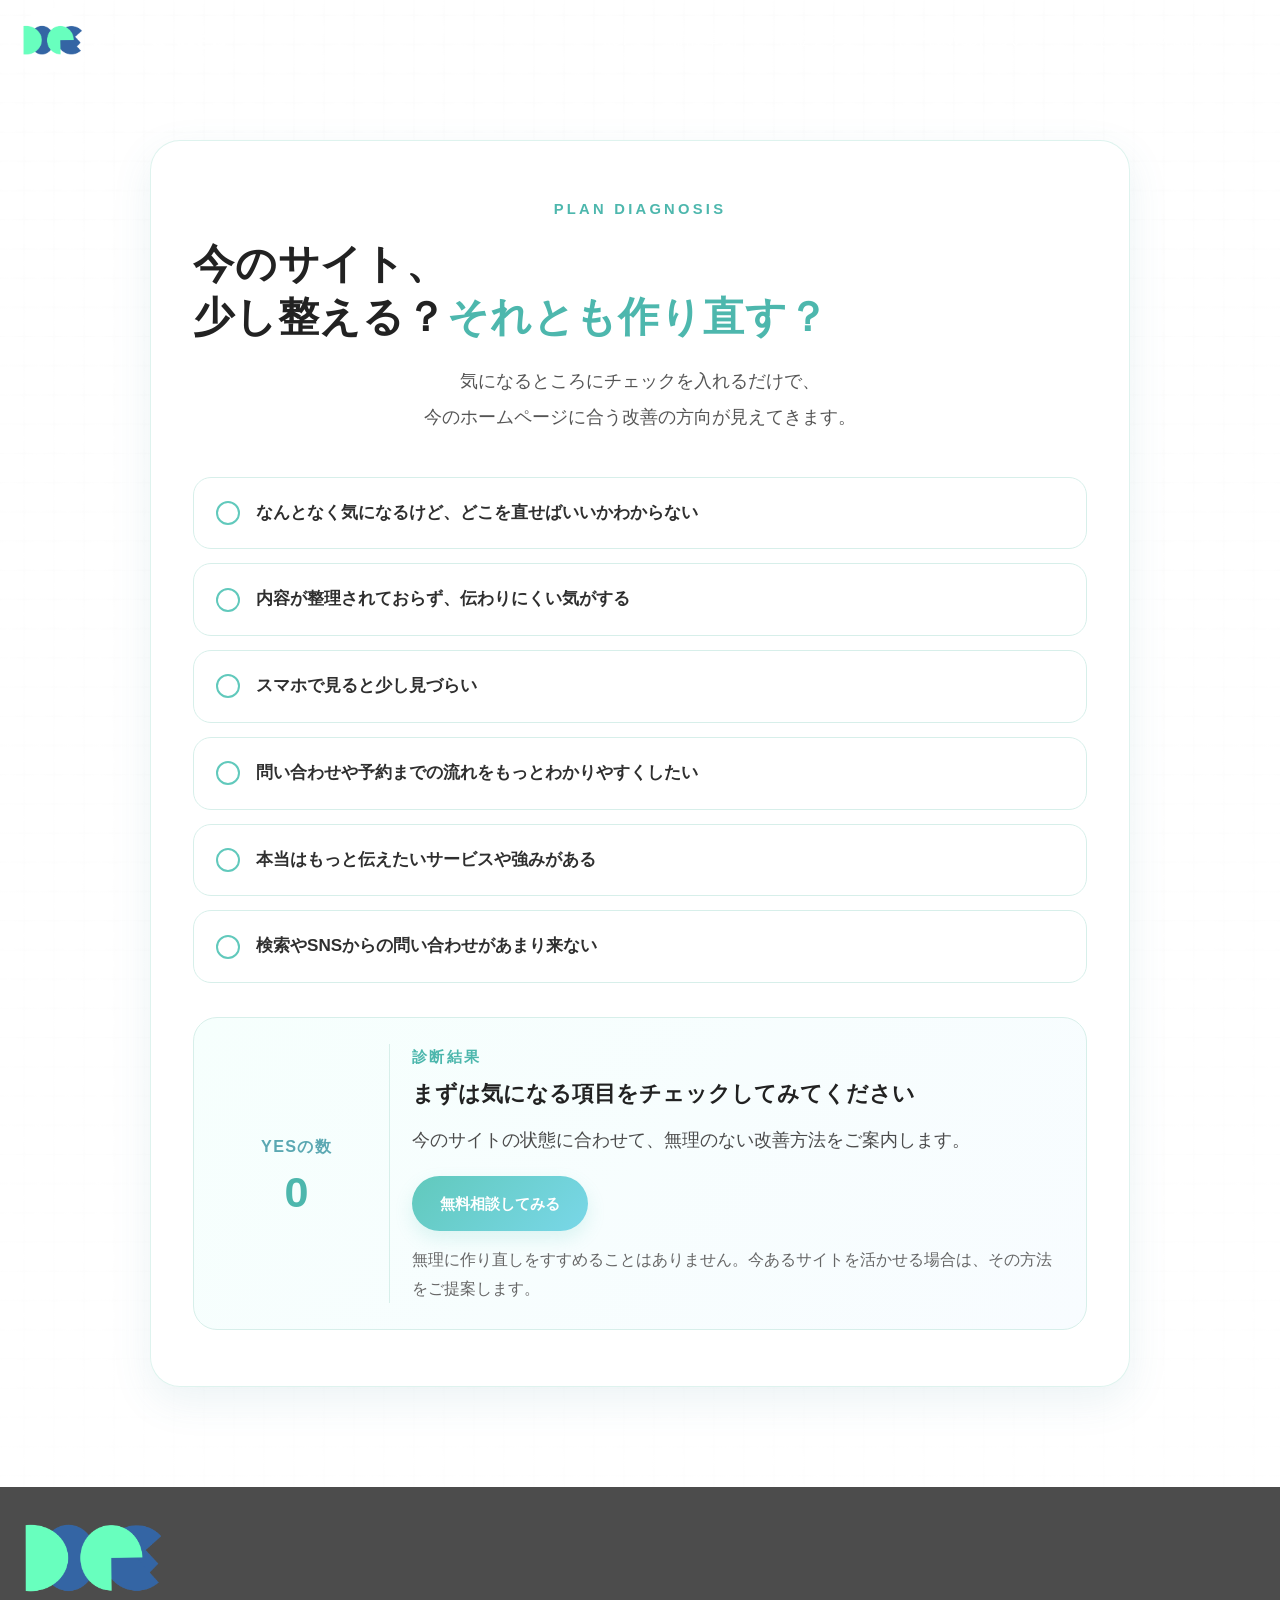
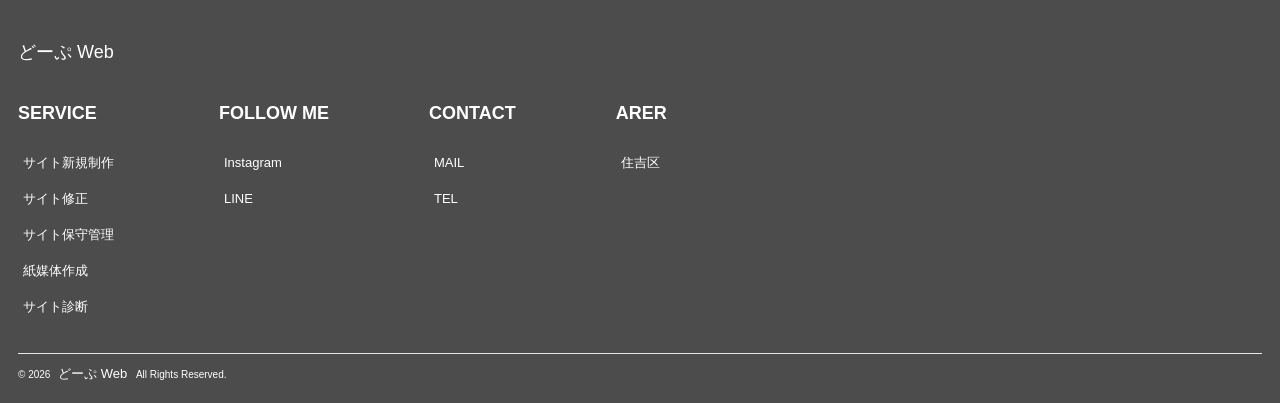
<file: diagnosis.html>
<!DOCTYPE html>
<html lang="ja">
<head>
  <meta charset="UTF-8">
  <meta name="viewport" content="width=device-width, initial-scale=1.0">
  <title>どーぷweb｜もっと「よくなる」プラン診断</title>
  <link rel="stylesheet" href="css/header.css">
  <link rel="stylesheet" href="css/style.css">
  <link rel="stylesheet" href="css/style2.css">
  <link rel="stylesheet" href="css/aos.css">
  <link rel="stylesheet" href="css/animation.css">
    <link rel="stylesheet" href="css/contat.css">
  <link rel="stylesheet" href="css/diagnosis.css">
    <link rel="stylesheet" href="css/footer.css">
  <link rel="stylesheet" href="css/responsive.css">

  <link rel="stylesheet" href="https://cdnjs.cloudflare.com/ajax/libs/font-awesome/6.0.0-beta3/css/all.min.css">

  <script src="js/aos.js" defer></script>
  <script src="js/main.js" defer></script>
  <!-- Google tag (gtag.js) -->
<script async src="https://www.googletagmanager.com/gtag/js?id=G-0C1WSBDM3M"></script>
<script>
  window.dataLayer = window.dataLayer || [];
  function gtag(){dataLayer.push(arguments);}
  gtag('js', new Date());

  gtag('config', 'G-0C1WSBDM3M');
</script>
</head>
<body>

<header class="header is-transparent">
  <div class="header__inner">
    <h5 class="header__siteTitle">
      <a href="index.html"><img src="images/logo/icon2.png" id="icon"> どーぷ Web </a>
    </h5>
    <nav class="header__nav">
      <ul class="header__navList">
        <li class="header__navListItem">
          <a class="header__navLink" href="index.html">TOP</a>
        </li>
                <li class="header__navListItem">
          <a class="header__navLink" href="index.html#works">制作事例</a>
        </li>
                <li class="header__navListItem">
          <a class="header__navLink" href="price.html">料金プラン</a>
        </li>

        <li class="header__navListItem">
          <a class="header__navLink" href="about.html">どーぷWebについて</a>
        </li>

        <li class="header__navListItem">
          <a class="header__navLink" href="contact.html">ひとまず無料相談</a>
        </li>
      </ul>
      <button class="header__navButton">
        <span class="header__navButtonLineTop"></span>
        <span class="header__navButtonLineMiddle"></span>
        <span class="header__navButtonLineBottom"></span>
      </button>
    </nav>
  </div>
</header>

<section class="diagnosis">
  <div class="diagnosis-inner" data-aos="fade-up" data-aos-duration="900">
    <p class="diagnosis-label">PLAN DIAGNOSIS</p>

    <h2>今のサイト、<br>少し整える？<span>それとも作り直す？</span></h2>

    <p class="diagnosis-lead">
      気になるところにチェックを入れるだけで、<br>
      今のホームページに合う改善の方向が見えてきます。
    </p>

    <form class="diagnosis-form">
      <label class="diagnosis-item">
        <input type="checkbox" class="diag-check">
        <span class="diagnosis-check"></span>
        <span class="diagnosis-text">なんとなく気になるけど、どこを直せばいいかわからない</span>
      </label>

      <label class="diagnosis-item">
        <input type="checkbox" class="diag-check">
        <span class="diagnosis-check"></span>
        <span class="diagnosis-text">内容が整理されておらず、伝わりにくい気がする</span>
      </label>

      <label class="diagnosis-item">
        <input type="checkbox" class="diag-check">
        <span class="diagnosis-check"></span>
        <span class="diagnosis-text">スマホで見ると少し見づらい</span>
      </label>

      <label class="diagnosis-item">
        <input type="checkbox" class="diag-check">
        <span class="diagnosis-check"></span>
        <span class="diagnosis-text">問い合わせや予約までの流れをもっとわかりやすくしたい</span>
      </label>

      <label class="diagnosis-item">
        <input type="checkbox" class="diag-check">
        <span class="diagnosis-check"></span>
        <span class="diagnosis-text">本当はもっと伝えたいサービスや強みがある</span>
      </label>

        <label class="diagnosis-item">
        <input type="checkbox" class="diag-check">
        <span class="diagnosis-check"></span>
        <span class="diagnosis-text">検索やSNSからの問い合わせがあまり来ない</span>   
           </label>
     

    </form>

    <div class="diagnosis-result">
      <div class="diagnosis-count-wrap">
        <p class="diagnosis-count-label">YESの数</p>
        <p class="diagnosis-count-number"><span id="yesCount">0</span></p>
      </div>

      <div class="diagnosis-result-main">
        <p class="diagnosis-result-sub">診断結果</p>
        <h3 id="recommendTitle">まずは気になる項目をチェックしてみてください</h3>
        <p id="resultText" class="diagnosis-result-text">
          今のサイトの状態に合わせて、無理のない改善方法をご案内します。
        </p>

        <a href="#contact" class="diagnosis-btn">無料相談してみる</a>
        <p class="diagnosis-note">
          無理に作り直しをすすめることはありません。今あるサイトを活かせる場合は、その方法をご提案します。
        </p>
      </div>
    </div>
  </div>
</section><footer class="footer">
    <div class="lg-flex md-justify-between">
    <div>
      <a href="index.html" class="footer__logo">
        <img src="images/logo/DOPEimg.png" width="140" height="20" alt="どーぷＷeb Logo" />
      </a>
       <p class="logo">どーぷ Web</p>
      </address>
    </div>
      <div class="map">
    <div class="hako">
      <div>
        <p class="footer__navi-heading">SERVICE</p>
        <ul class="footer__navi">
          <li><a href="price.html#price-head">サイト新規制作</a></li>
           <li><a href="price.html#plan-fix">サイト修正</a></li>

          <li><a href="price.html#support-section">サイト保守管理</a></li>
         <li><a href="price.html#subplan-section">紙媒体作成</a></li>
         <li><a href="diagnosis.html">サイト診断</a></li>

        </ul>
        </div>
        </div>
      <div class="hako2">
        <p class="footer__navi-heading">FOLLOW ME</p>
        <ul class="footer__navi">
          <li><a href="https://www.instagram.com/dope.webdesign?igsh=cWc2dmhud2JrcmFk&utm_source=qr">Instagram</a></li>
          <li><a href="https://lin.ee/yVdMhSz">LINE</a></li>

        </ul>
      </div>
            <div class="hako2">
              <p class="footer__navi-heading">CONTACT</p>
              <ul class="footer__navi">
          <li><a href="mailto:konno5423m@gmail.com">MAIL</a></li>
          <li><a href="tel:090-5122-1977">TEL</a></li>
        </ul>
      </div>
                  <div class="hako2">
        <p class="footer__navi-heading">ARER</p>
        <ul class="footer__navi">
          <li><a href="sumiyosi.html">住吉区</a></li>

        </ul>
      </div>

  </div>
  <hr />
</div>
   <div class="bottom">
         <p class="copyright">© 2026 <a href="#">どーぷ Web </a> All Rights Reserved.</p>     
</div>
</footer>
<!--Start of Tawk.to Script-->
<script type="text/javascript">
var Tawk_API=Tawk_API||{}, Tawk_LoadStart=new Date();
(function(){
var s1=document.createElement("script"),s0=document.getElementsByTagName("script")[0];
s1.async=true;
s1.src='https://embed.tawk.to/69b16d527f3b731c37a6f4be/1jjeh62mr';
s1.charset='UTF-8';
s1.setAttribute('crossorigin','*');
s0.parentNode.insertBefore(s1,s0);
})();
</script>
<!--End of Tawk.to Script-->
<!--End of Tawk.to Script-->


<script>
  const checks = document.querySelectorAll('.diag-check');
  const yesCount = document.getElementById('yesCount');
  const recommendTitle = document.getElementById('recommendTitle');
  const resultText = document.getElementById('resultText');

  function updateDiagnosis() {
    const count = document.querySelectorAll('.diag-check:checked').length;
    yesCount.textContent = count;

    if (count <= 1) {
      recommendTitle.textContent = '少し整えるだけで、見やすくなる可能性があります';
      resultText.textContent = '大きく作り直す前に、今のサイトを活かして内容や見せ方を整えるのがおすすめです。ムダな出費を抑えながら改善しやすい状態です。';
    } else if (count <= 3) {
      recommendTitle.textContent = '整理と導線改善で、かなり印象が変わりそうです';
      resultText.textContent = '今のサイトをベースに、情報整理・スマホ表示・問い合わせ導線を見直すことで、伝わりやすさがぐっと上がる可能性があります。';
    } else {
      recommendTitle.textContent = '長く使うなら、作り直しも視野に入れたい状態です';
      resultText.textContent = '伝え方や構成そのものを見直したほうがよさそうです。新規制作や再設計まで含めて考えると、今後使いやすいサイトに育てやすくなります。';
    }
  }

  checks.forEach(check => {
    check.addEventListener('change', updateDiagnosis);
  });
</script>
</footer>
</body>
</html>
</file>
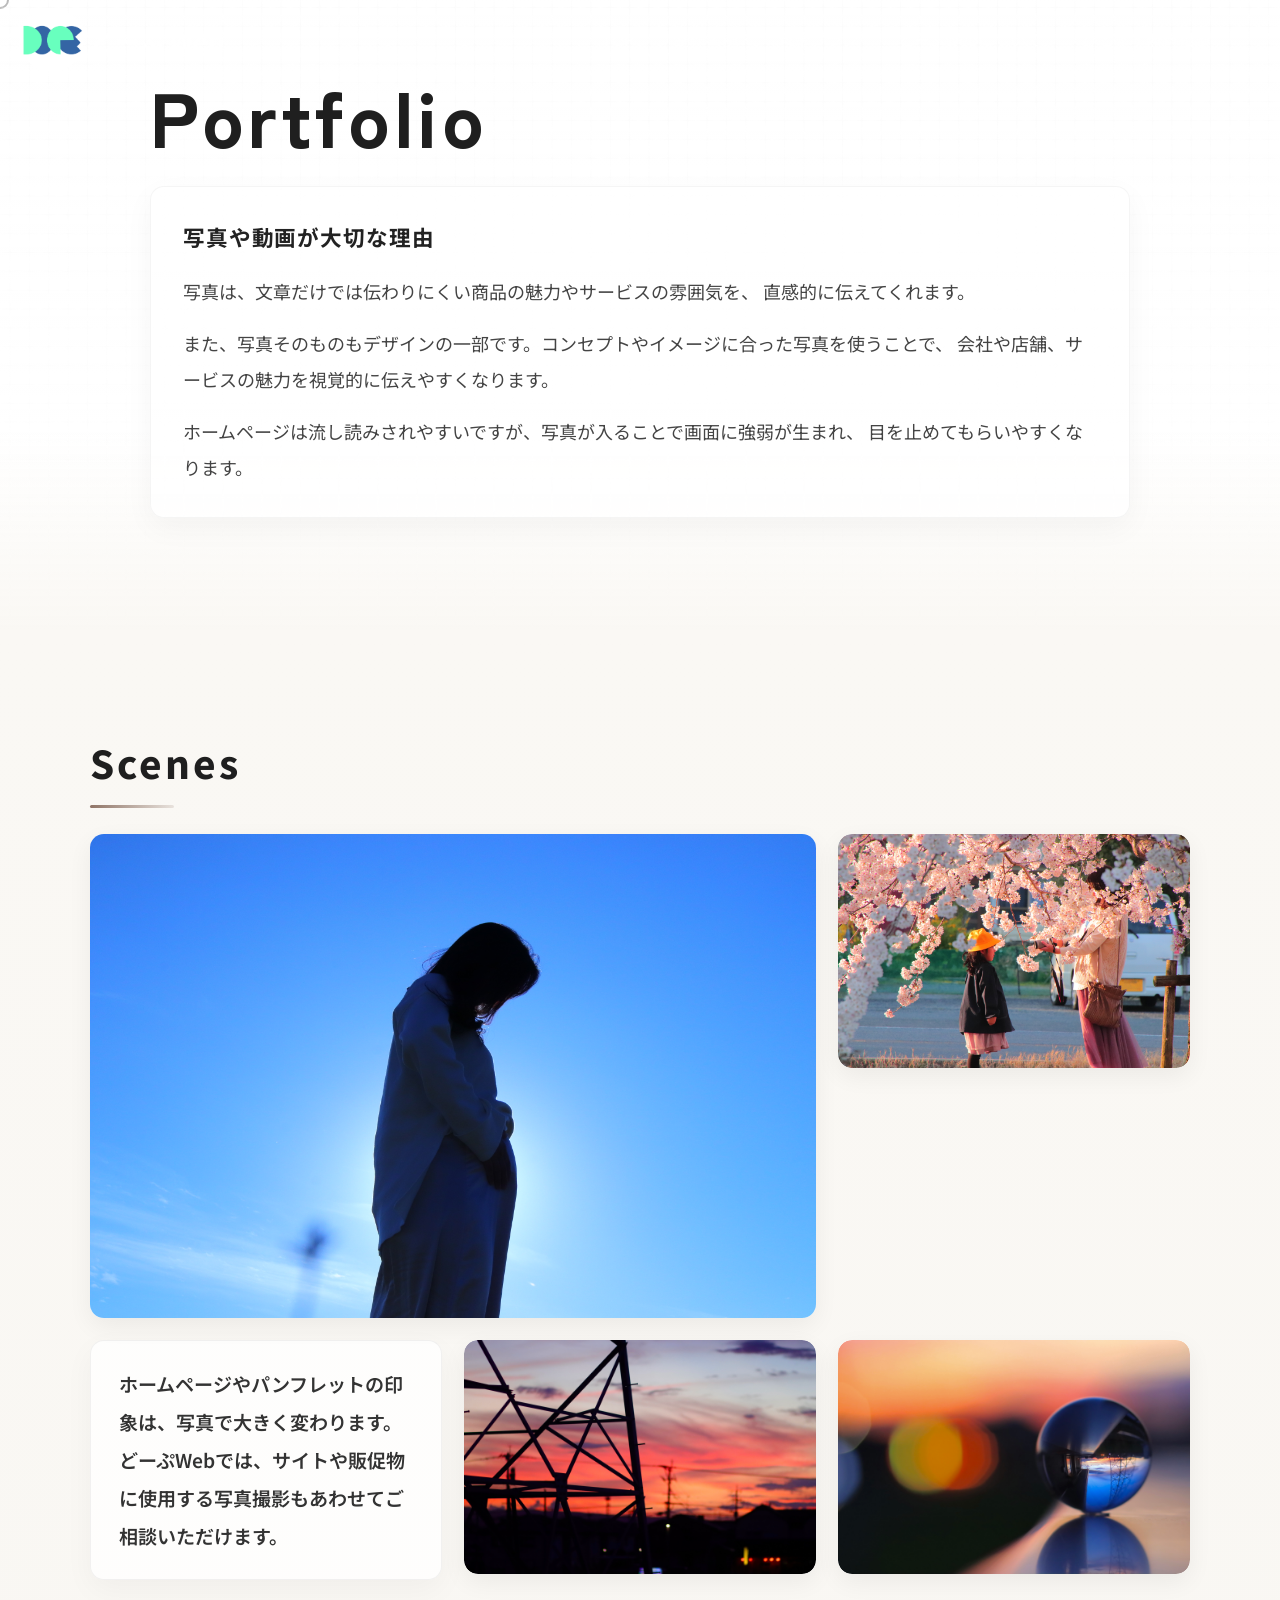
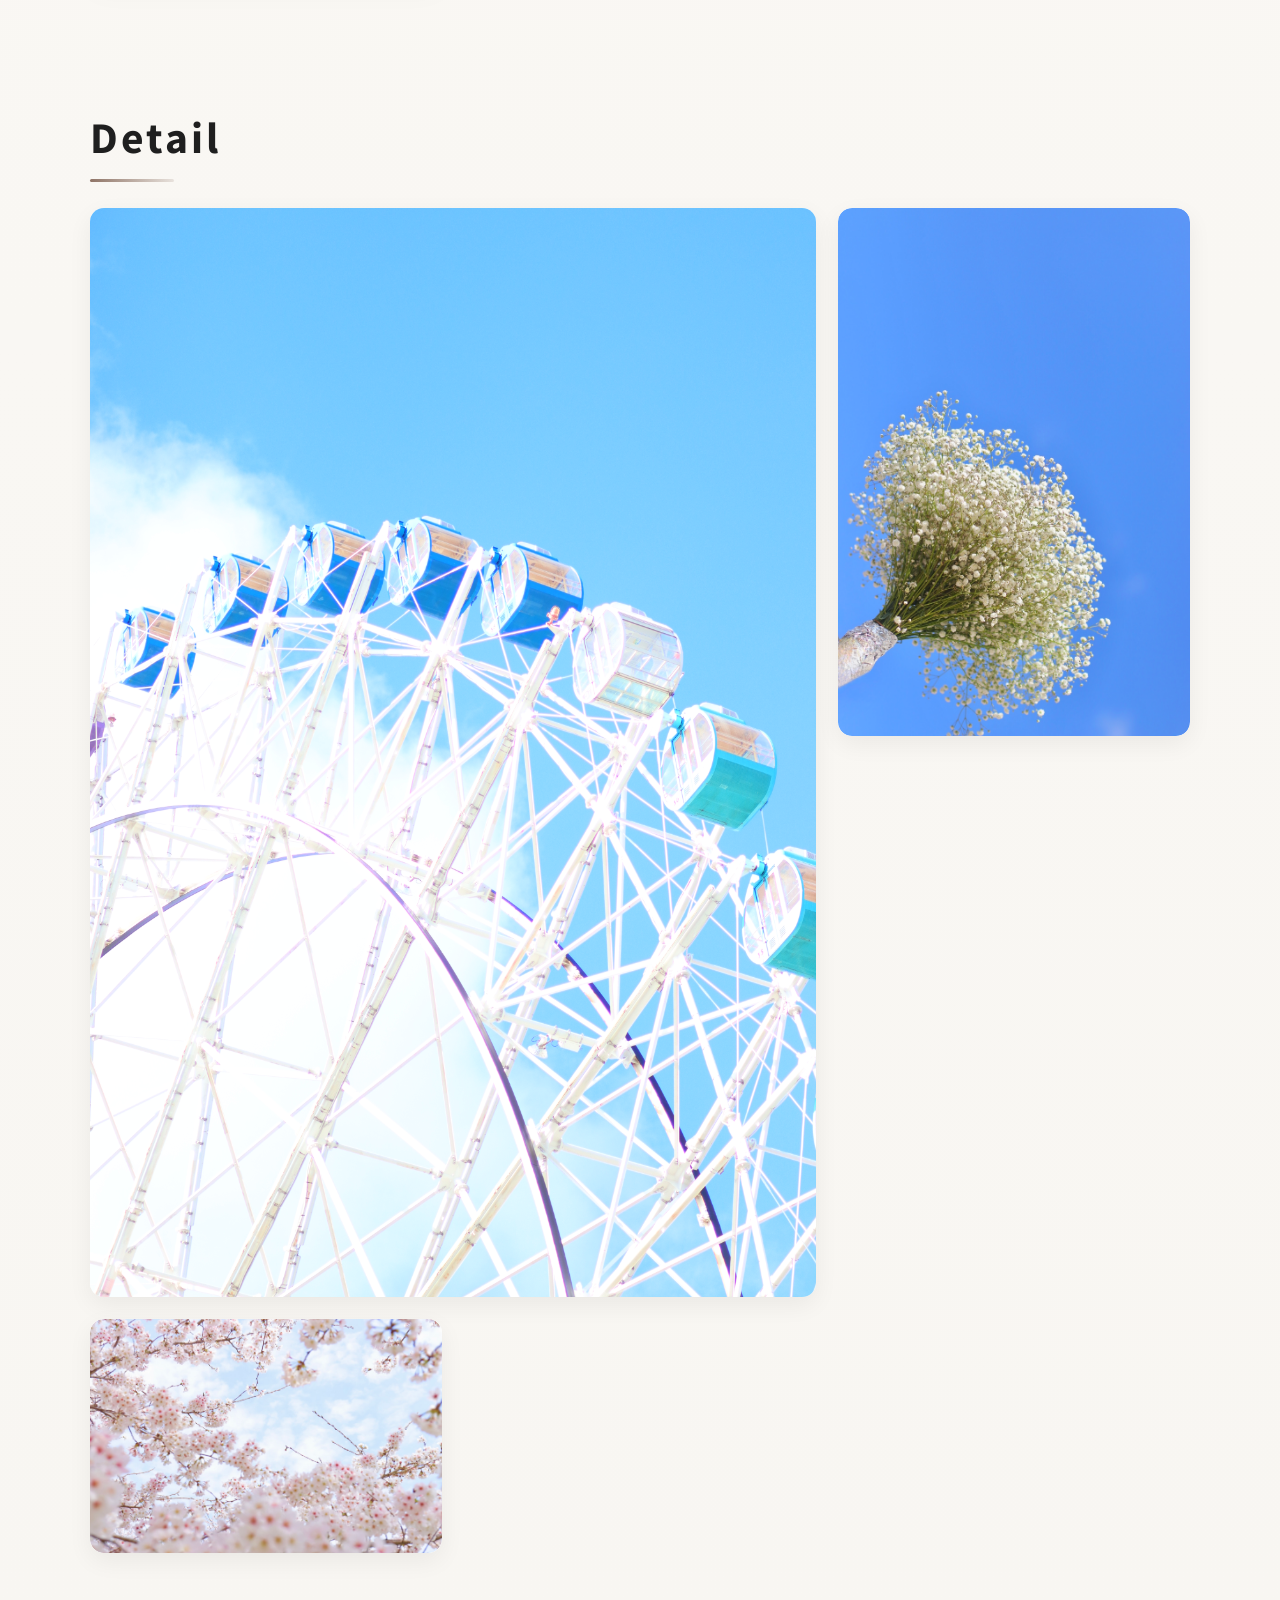
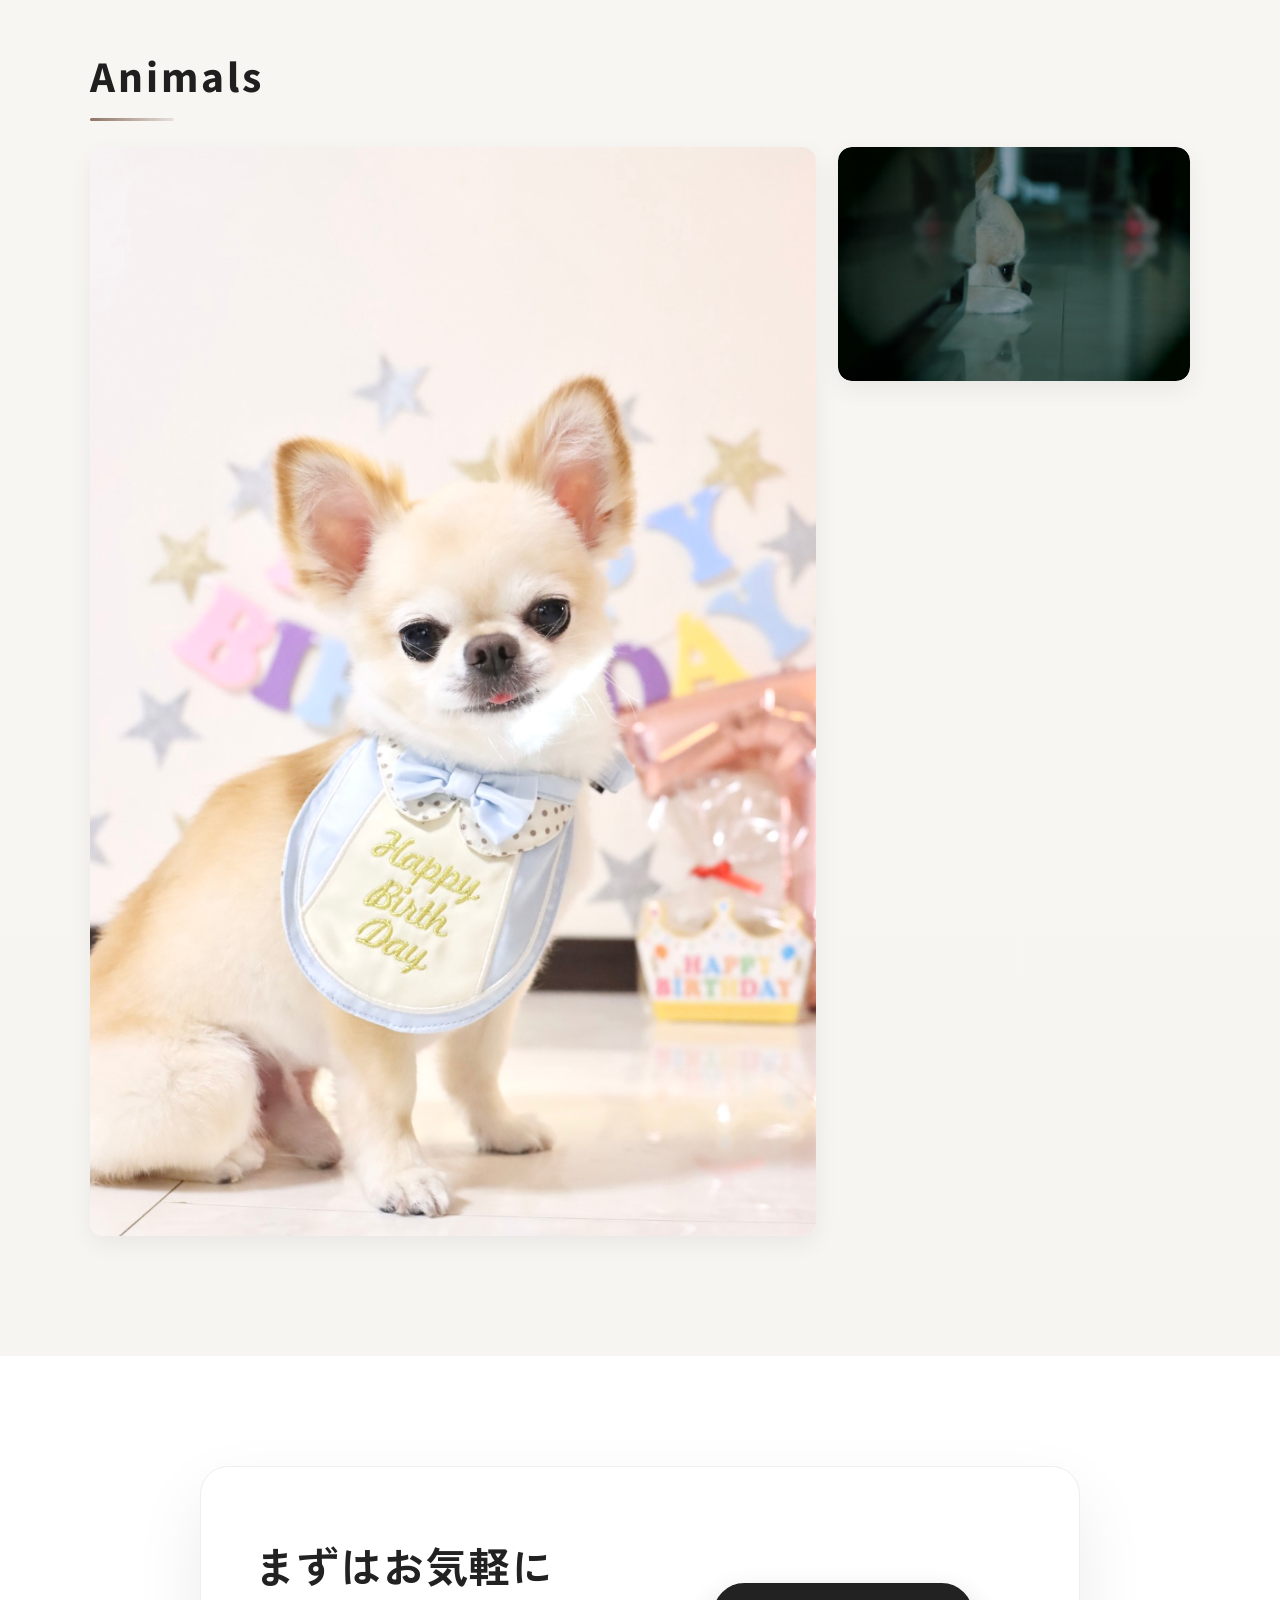
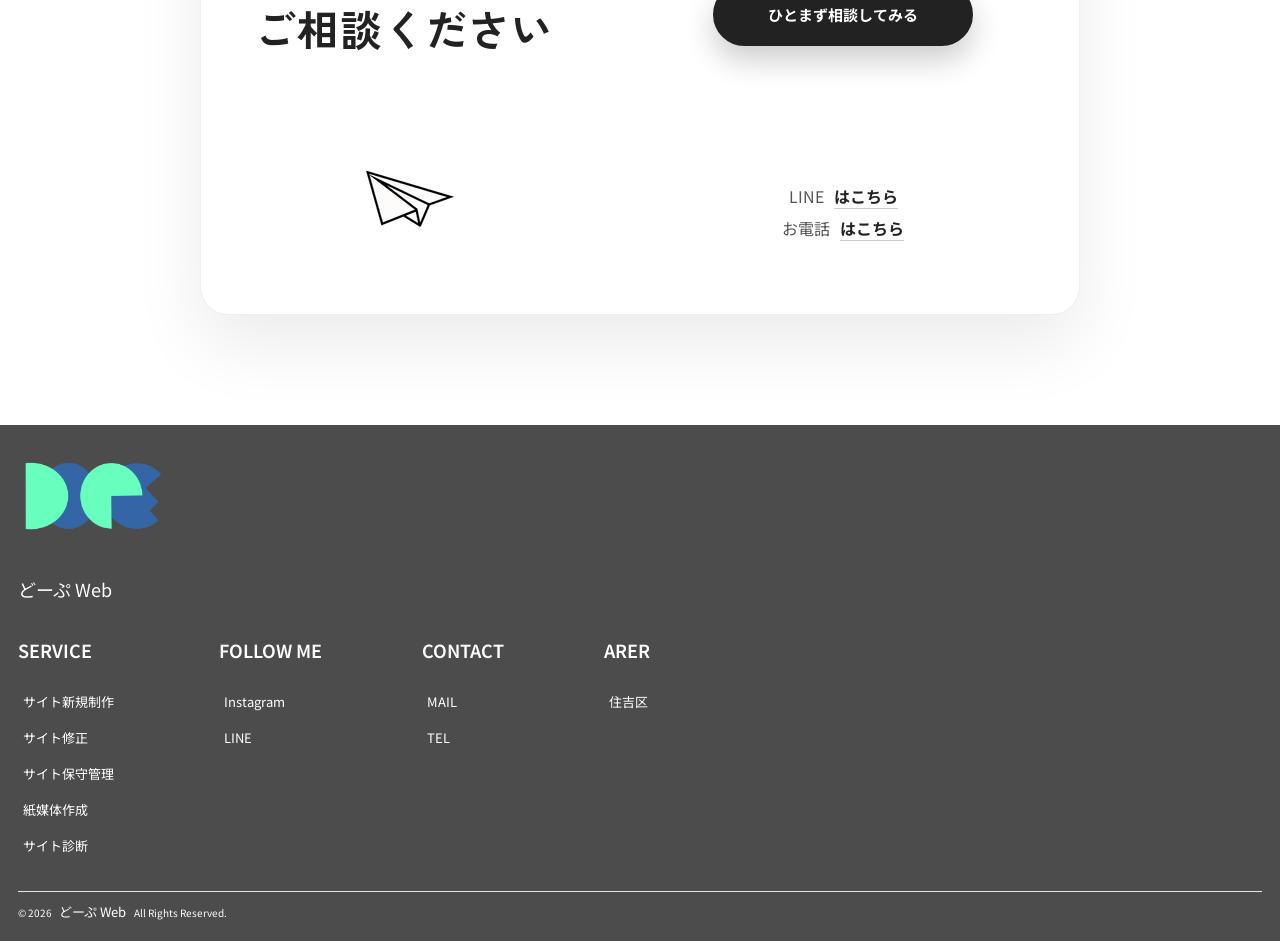
<file: photo.html>
<!DOCTYPE html>
<html lang="ja">
<head>
    <meta charset="UTF-8">
    <meta name="viewport" content="width=device-width, initial-scale=1.0">

    <title>ホームページ集客設計・作成・大阪｜どーぷweb</title>
            <link rel="icon" href="/images/logo/icon.ico" type="image/ico">
            <link rel="apple-touch-icon" sizes="180x180" href="/apple-touch-icon.png">
             <link rel="stylesheet" href="css/style.css">
            <link rel="stylesheet" href="css/style2.css">
            <link rel="stylesheet" href="css/style3.css">
            <link rel="stylesheet" href="css/aos.css">
            <link rel="stylesheet" href="css/animation.css">
            <link rel="stylesheet" href="css/responsive.css">
            <link rel="stylesheet" href="css/header.css">
            <link rel="stylesheet" href="css/blog.css">
            <link rel="stylesheet" href="css/contat.css">
            <link rel="stylesheet" href="css/price.css">
             <link rel="stylesheet" href="css/photo.css">

            <link rel="stylesheet" href="css/footer.css">
            <link rel="preconnect" href="https://fonts.googleapis.com">
            <link rel="preconnect" href="https://fonts.gstatic.com" crossorigin>
            <link href="https://fonts.googleapis.com/css2?family=Noto+Sans+JP:wght@300;400;500;700&family=Zen+Kaku+Gothic+New:wght@400;700&display=swap" rel="stylesheet">
             <link rel="stylesheet" href="https://cdnjs.cloudflare.com/ajax/libs/font-awesome/6.0.0-beta3/css/all.min.css">
<script src="js/aos.js" defer></script>
<!-- Google tag (gtag.js) -->
<script async src="https://www.googletagmanager.com/gtag/js?id=G-0C1WSBDM3M"></script>
<script>
  window.dataLayer = window.dataLayer || [];
  function gtag(){dataLayer.push(arguments);}
  gtag('js', new Date());

  gtag('config', 'G-0C1WSBDM3M');
</script>
</head>

<body>
  <header class="header is-transparent">
    <div class="header__inner">
      <h5 class="header__siteTitle">
        <a href="index.html"><img src="images/logo/icon2.png" id="icon" alt="どーぷ Web"> どーぷ Web</a>
      </h5>

      <nav class="header__nav">
        <ul class="header__navList">
          <li class="header__navListItem"><a class="header__navLink" href="index.html">TOP</a></li>
          <li class="header__navListItem"><a class="header__navLink" href="index.html#works">制作事例</a></li>
          <li class="header__navListItem"><a class="header__navLink" href="price.html">料金プラン</a></li>
          <li class="header__navListItem"><a class="header__navLink" href="about.html">どーぷWebについて</a></li>
          <li class="header__navListItem"><a class="header__navLink" href="contact.html">ひとまず無料相談</a></li>
        </ul>

        <button class="header__navButton" aria-label="メニューを開く">
          <span class="header__navButtonLineTop"></span>
          <span class="header__navButtonLineMiddle"></span>
          <span class="header__navButtonLineBottom"></span>
        </button>
      </nav>
    </div>
  </header>


  <section class="photo-top">
  <div class="photo-top-inner">
    <h2>Portfolio</h2>
    <div class="photo-text">
      <h3>写真や動画が大切な理由</h3>

      <p>
        写真は、文章だけでは伝わりにくい商品の魅力やサービスの雰囲気を、
        直感的に伝えてくれます。
      </p>

      <p>
        また、写真そのものもデザインの一部です。コンセプトやイメージに合った写真を使うことで、
        会社や店舗、サービスの魅力を視覚的に伝えやすくなります。
      </p>

      <p>
        ホームページは流し読みされやすいですが、写真が入ることで画面に強弱が生まれ、
        目を止めてもらいやすくなります。
      </p>
    </div>

  </div>
</section>

<section class="photo-second">

  <div class="photo-category">
    <h3>Scenes</h3>
<div class="photo-grid">

<a href="images/photo/p1.jpeg" class="lightbox">
<img src="images/photo/p1.jpeg" alt="空と人">
</a>

<a href="images/photo/p2.jpeg" class="lightbox">
<img src="images/photo/p2.jpeg" alt="桜と人">
</a>
 <p class="photo-lead">
  ホームページやパンフレットの印象は、写真で大きく変わります。
  どーぷWebでは、サイトや販促物に使用する写真撮影もあわせてご相談いただけます。
 </p>
<a href="images/photo/p3.jpeg" class="lightbox">
<img src="images/photo/p3.jpeg" alt="夕焼けと鉄塔">
</a>

<a href="images/photo/p4.jpeg" class="lightbox">
<img src="images/photo/p4.jpeg" alt="夕焼けと水晶">
</a>

</div>
  </div>

  <div class="photo-category">
    <h3>Detail</h3>
    <div class="photo-grid">
           <a href="images/photo/p5.jpeg" class="lightbox"><img src="images/photo/p5.jpeg" alt="青空と人"></a>
           <a href="images/photo/p7.jpeg" class="lightbox"><img src="images/photo/p7.jpeg" alt="青空とカスミソウ"></a>

           <a href="images/photo/p8.jpeg" class="lightbox"><img src="images/photo/p8.jpeg" alt="青空と桜"></a>
    </div>
  </div>
  <div class="photo-category">
    <h3>Animals</h3>
    <div class="photo-grid">
     <a href="images/photo/p6.jpeg" class="lightbox"><img src="images/photo/p6.jpeg" alt="誕生日のチワワ"></a>
           <a href="images/photo/p10.jpeg" class="lightbox"><img src="images/photo/p10.jpeg" alt="セピアのチワワ"></a>
    </div>
  </div>


</section>
<section class="contact">
  <div class="contact-inner">

    <h2>まずはお気軽にご相談ください</h2>
<!--End of Tawk.to Script-->
    <div class="btn">
      <a href="contact.html"
         class="ghost-button contact-button">
          ひとまず相談してみる
      </a>
    </div>

    <div class="plane-wrap">
      <img src="images/parts/kami.png" class="plane" alt="">
    </div>

    <p class="contact-sub">
      LINE
      <a href="https://lin.ee/yVdMhSz">
        はこちら
      </a><br>
      お電話 <a href="tel:090-5122-1977">はこちら</a>
    </p>
  </div>

</section>

<script src="js/main.js" defer></script>

<footer class="footer">
    <div class="lg-flex md-justify-between">
    <div>
      <a href="index.html" class="footer__logo">
        <img src="images/logo/DOPEimg.png" width="140" height="20" alt="どーぷＷeb Logo" />
      </a>
       <p class="logo">どーぷ Web</p>
      </address>
    </div>
      <div class="map">
    <div class="hako">
      <div>
        <p class="footer__navi-heading">SERVICE</p>
        <ul class="footer__navi">
          <li><a href="price.html#price-head">サイト新規制作</a></li>
           <li><a href="price.html#plan-fix">サイト修正</a></li>

          <li><a href="price.html#support-section">サイト保守管理</a></li>
         <li><a href="price.html#subplan-section">紙媒体作成</a></li>
         <li><a href="diagnosis.html">サイト診断</a></li>

        </ul>
        </div>
        </div>
      <div class="hako2">
        <p class="footer__navi-heading">FOLLOW ME</p>
        <ul class="footer__navi">
          <li><a href="https://www.instagram.com/dope.webdesign?igsh=cWc2dmhud2JrcmFk&utm_source=qr">Instagram</a></li>
          <li><a href="https://lin.ee/yVdMhSz">LINE</a></li>

        </ul>
      </div>
            <div class="hako2">
              <p class="footer__navi-heading">CONTACT</p>
              <ul class="footer__navi">
          <li><a href="mailto:konno5423m@gmail.com">MAIL</a></li>
          <li><a href="tel:090-5122-1977">TEL</a></li>
        </ul>
      </div>
                  <div class="hako2">
        <p class="footer__navi-heading">ARER</p>
        <ul class="footer__navi">
          <li><a href="sumiyosi.html">住吉区</a></li>

        </ul>
      </div>

  </div>
  <hr />
</div>
   <div class="bottom">
         <p class="copyright">© 2026 <a href="#">どーぷ Web </a> All Rights Reserved.</p>     
</div>

</div>
</footer>
<!--Start of Tawk.to Script-->
<script type="text/javascript">
var Tawk_API=Tawk_API||{}, Tawk_LoadStart=new Date();
(function(){
var s1=document.createElement("script"),s0=document.getElementsByTagName("script")[0];
s1.async=true;
s1.src='https://embed.tawk.to/69b16d527f3b731c37a6f4be/1jjeh62mr';
s1.charset='UTF-8';
s1.setAttribute('crossorigin','*');
s0.parentNode.insertBefore(s1,s0);
})();
</script>
<!--End of Tawk.to Script-->
<!--End of Tawk.to Script-->
<script>
const images = document.querySelectorAll(".lightbox");
const overlay = document.createElement("div");
overlay.classList.add("lightbox-overlay");

const bigImg = document.createElement("img");
overlay.appendChild(bigImg);
document.body.appendChild(overlay);

images.forEach(img => {
  img.addEventListener("click", function(e){
    e.preventDefault();
    bigImg.src = this.href;
    overlay.classList.add("active");
  });
});

overlay.addEventListener("click", function(){
  overlay.classList.remove("active");
  bigImg.src = "";
});
</script>
<div class="cursor"></div>
</body>
</html>
</file>
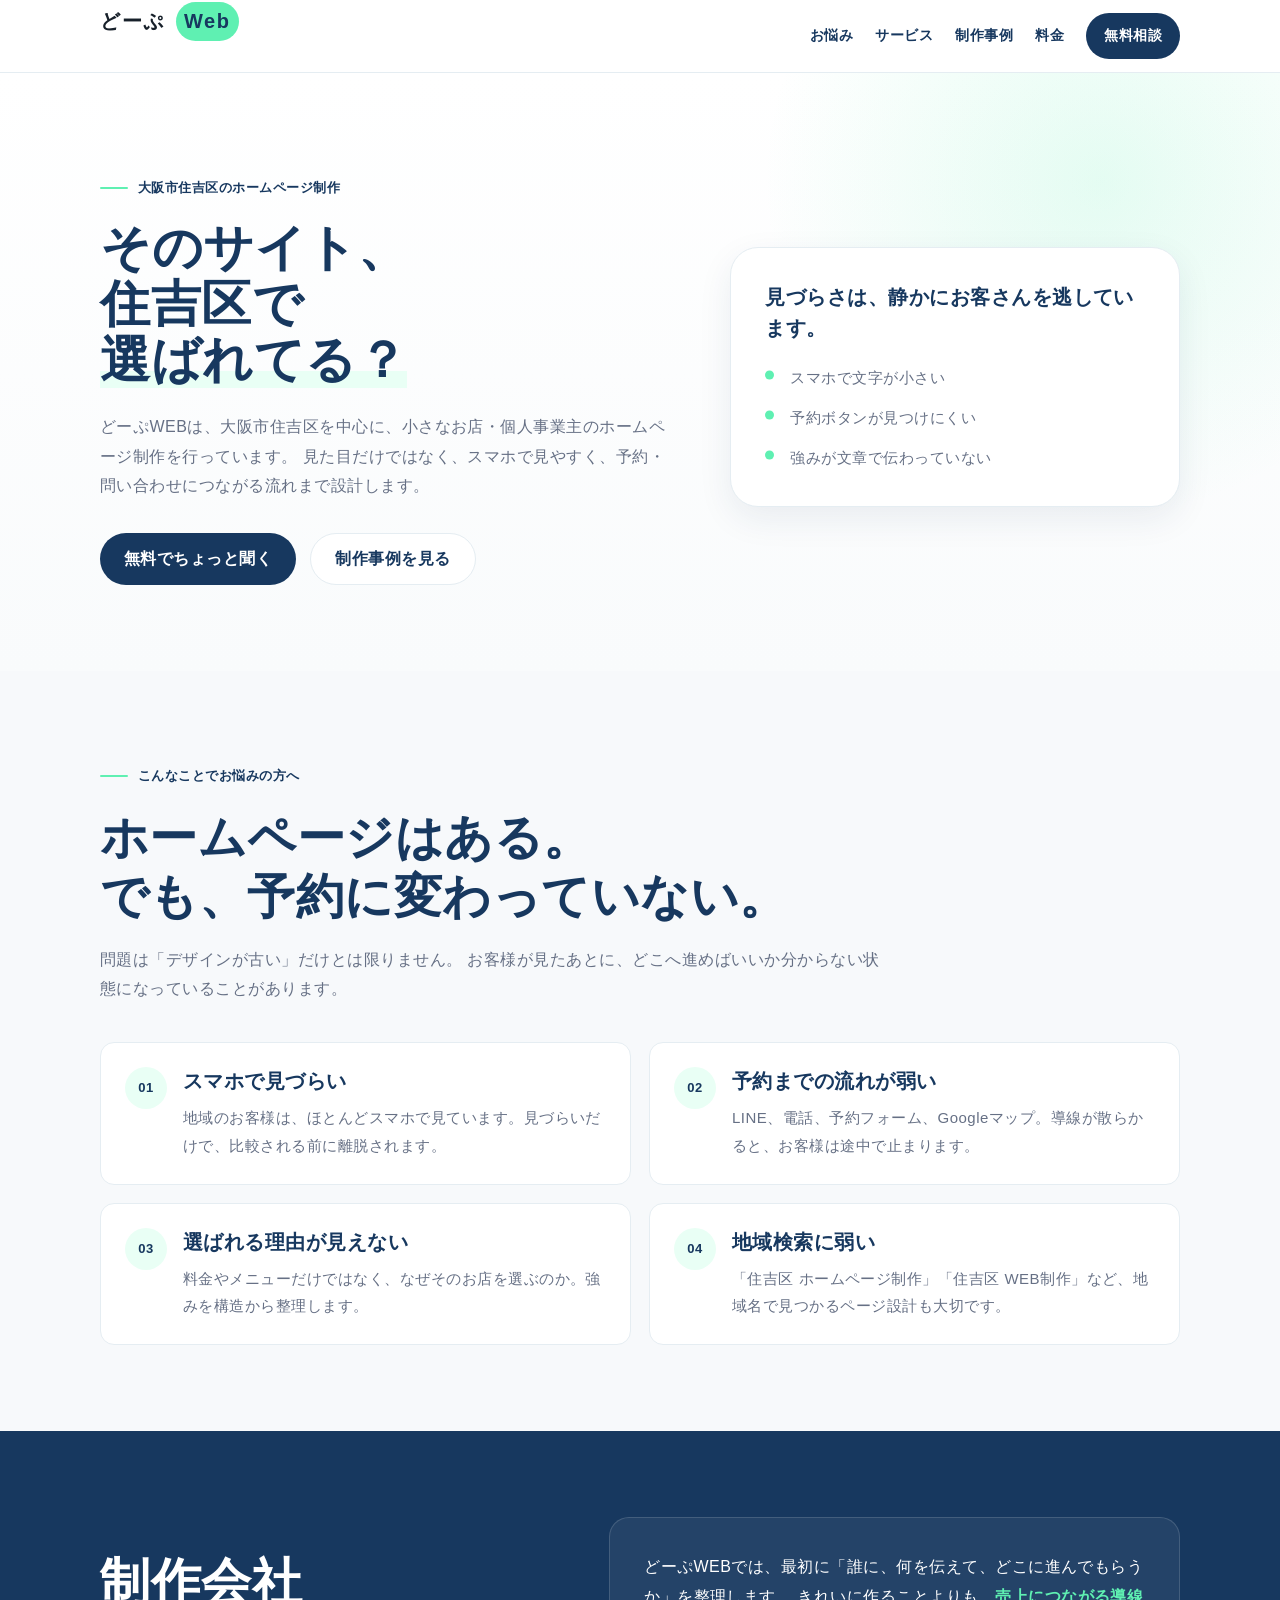
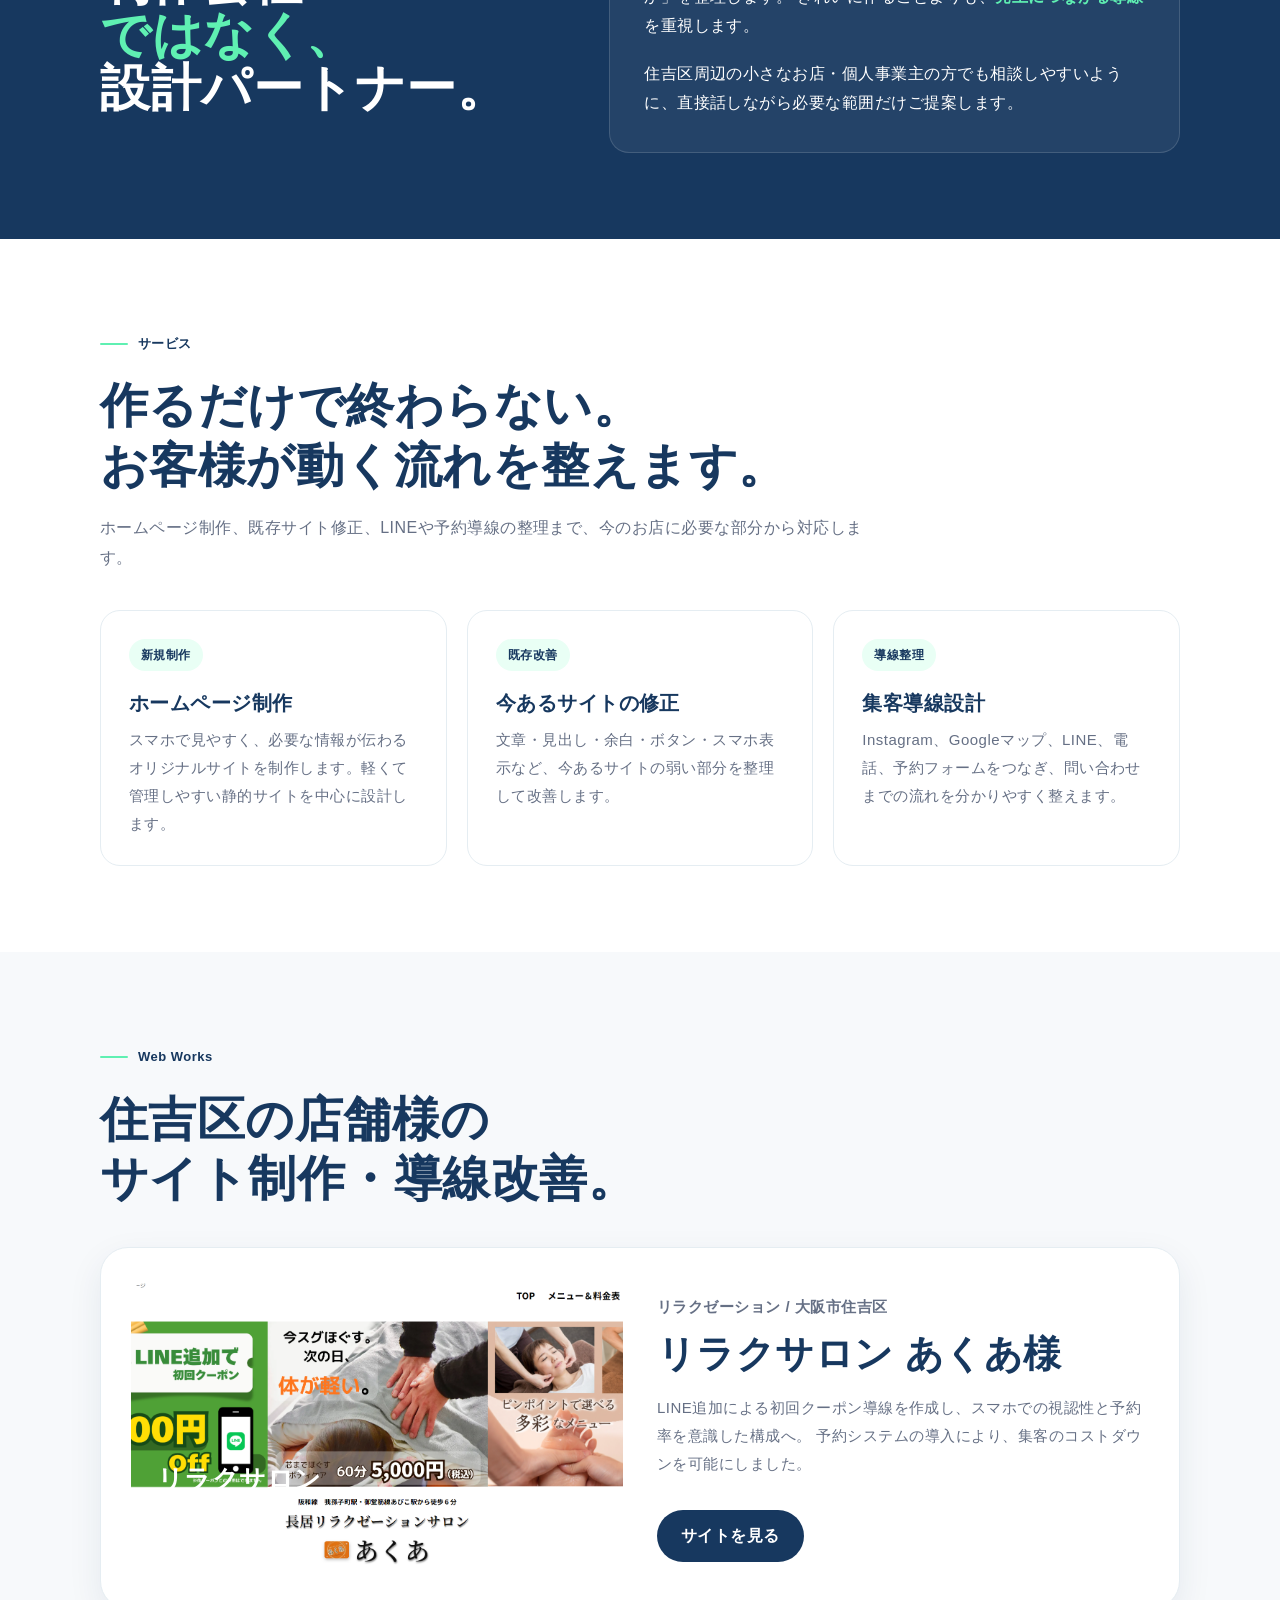
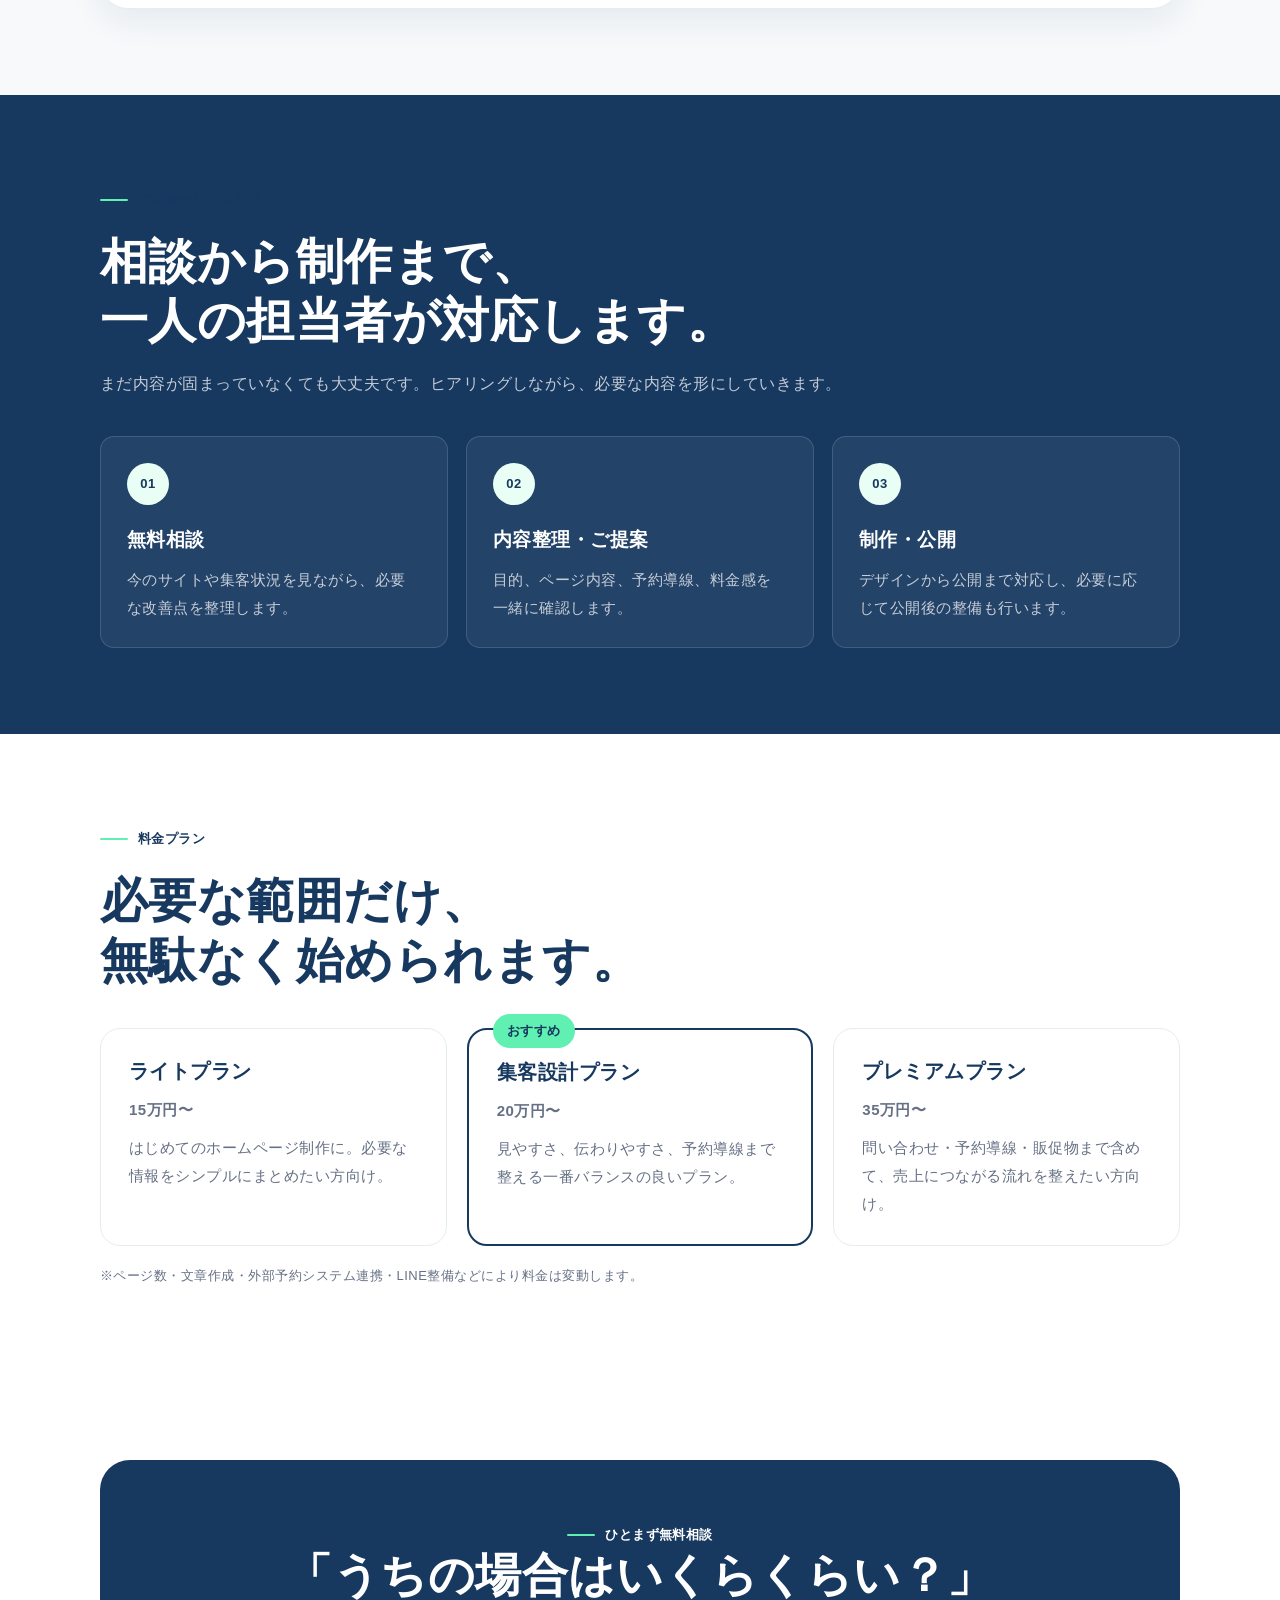
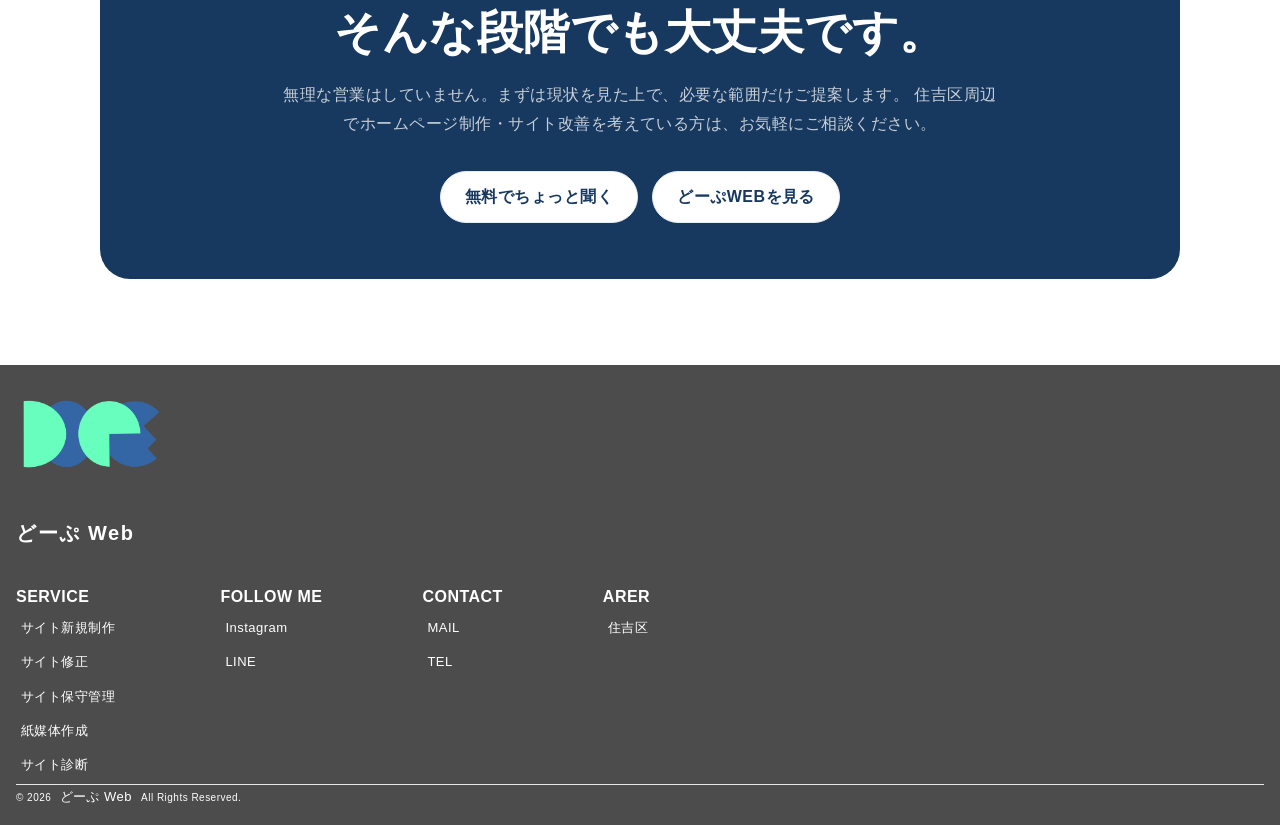
<file: sumiyosi.html>
<!DOCTYPE html>
<html lang="ja">
<head>
  <meta charset="UTF-8" />
  <meta name="viewport" content="width=device-width, initial-scale=1.0" />

  <title>住吉区のホームページ制作｜予約につながる導線設計｜どーぷWEB</title>
              <link rel="stylesheet" href="css/footer.css">

  <meta name="description" content="大阪市住吉区でホームページ制作をお考えの小さなお店・個人事業主の方へ。どーぷWEBでは、見た目だけでなく予約・問い合わせにつながる導線設計を重視したサイト制作を行っています。" />

  <style>
    :root {
      --navy: #17385f;
      --blue: #3469a8;
      --mint: #5ff0b2;
      --mint-soft: #e9fff5;
      --ink: #17202a;
      --gray: #667085;
      --light: #f7f9fb;
      --line: #e5edf2;
      --white: #ffffff;
      --radius: 20px;
      --radius-sm: 14px;
      --shadow: 0 12px 34px rgba(23, 56, 95, 0.08);
    }

    * {
      box-sizing: border-box;
      margin: 0;
      padding: 0;
    }

    html {
      scroll-behavior: smooth;
    }

    body {
      font-family: "Noto Sans JP", "Hiragino Sans", "Yu Gothic", sans-serif;
      color: var(--ink);
      background: var(--white);
      line-height: 1.85;
      letter-spacing: 0.03em;
    }

    img {
      max-width: 100%;
      display: block;
    }

    a {
      color: inherit;
      text-decoration: none;
    }

    .container {
      width: min(1080px, calc(100% - 40px));
      margin: 0 auto;
    }

    .site-header {
      position: sticky;
      top: 0;
      z-index: 20;
      background: rgba(255, 255, 255, 0.94);
      backdrop-filter: blur(12px);
      border-bottom: 1px solid var(--line);
    }

    .header-inner {
      min-height: 72px;
      display: flex;
      align-items: center;
      justify-content: space-between;
      gap: 24px;
    }

    .logo {
      font-weight: 900;
      font-size: 20px;
      letter-spacing: 0.08em;
    }

    .logo span {
      display: inline-block;
      background: var(--mint);
      padding: 1px 8px;
      border-radius: 999px;
      margin-left: 4px;
      color: var(--navy);
    }

    .nav {
      display: flex;
      align-items: center;
      gap: 22px;
      font-size: 14px;
      font-weight: 700;
      color: var(--navy);
    }

    .nav-cta {
      background: var(--navy);
      color: var(--white);
      padding: 10px 18px;
      border-radius: 999px;
    }

    .hero {
      padding: 96px 0 86px;
      background:
        radial-gradient(circle at 86% 18%, rgba(95, 240, 178, 0.16), transparent 28%),
        linear-gradient(180deg, #ffffff 0%, #f9fbfc 100%);
    }

    .hero-grid {
      display: grid;
      grid-template-columns: 1.12fr 0.88fr;
      gap: 58px;
      align-items: center;
    }

    .eyebrow {
      display: inline-flex;
      align-items: center;
      gap: 10px;
      font-size: 13px;
      font-weight: 900;
      color: var(--navy);
      margin-bottom: 20px;
    }

    .eyebrow::before {
      content: "";
      width: 28px;
      height: 2px;
      background: var(--mint);
      border-radius: 999px;
    }

    .hero h1 {
      font-size: clamp(30px, 6vw, 50px);
      line-height: 1.12;
      letter-spacing: 0.01em;
      margin-bottom: 24px;
      font-weight: 900;
      color: var(--navy);
    }

    .marker {
      background: linear-gradient(transparent 70%, var(--mint-soft) 70%);
    }

    .hero-copy {
      font-size: 16px;
      color: var(--gray);
      max-width: 640px;
    }

    .btn-row {
      display: flex;
      flex-wrap: wrap;
      gap: 14px;
      margin-top: 32px;
    }

    .btn {
      min-height: 52px;
      padding: 0 24px;
      border-radius: 999px;
      display: inline-flex;
      align-items: center;
      justify-content: center;
      font-weight: 900;
      transition: 0.2s ease;
    }

    .btn:hover {
      transform: translateY(-2px);
    }

    .btn-black {
      background: var(--navy);
      color: var(--white);
    }

    .btn-line {
      background: var(--white);
      border: 1px solid var(--line);
      color: var(--navy);
    }

    .hero-panel {
      background: var(--white);
      border: 1px solid var(--line);
      border-radius: 28px;
      padding: 34px;
      box-shadow: var(--shadow);
    }

    .panel-title {
      font-size: 20px;
      font-weight: 900;
      line-height: 1.55;
      margin-bottom: 20px;
      color: var(--navy);
    }

    .check-list {
      list-style: none;
      display: grid;
      gap: 12px;
      color: var(--gray);
      font-size: 15px;
    }

    .check-list li {
      position: relative;
      padding-left: 25px;
    }

    .check-list li::before {
      content: "";
      position: absolute;
      left: 0;
      top: 0.72em;
      width: 9px;
      height: 9px;
      background: var(--mint);
      border-radius: 50%;
      transform: translateY(-50%);
    }

    .section {
      padding: 86px 0;
    }

    .section.gray {
      background: var(--light);
    }

    .section.black {
      background: var(--navy);
      color: var(--white);
    }

    .section-head {
      max-width: 790px;
      margin-bottom: 38px;
    }

    .section-title {
      font-size: clamp(28px, 4.6vw, 48px);
      line-height: 1.24;
      font-weight: 900;
      color: var(--navy);
      margin-bottom: 18px;
    }

    .section.black .section-title {
      color: var(--white);
    }

    .section-lead {
      color: var(--gray);
      font-size: 16px;
    }

    .black .section-lead {
      color: rgba(255, 255, 255, 0.74);
    }

    .problems {
      display: grid;
      grid-template-columns: 1fr 1fr;
      gap: 18px;
    }

    .problem-card {
      background: var(--white);
      border: 1px solid var(--line);
      border-radius: var(--radius-sm);
      padding: 24px;
      display: grid;
      grid-template-columns: auto 1fr;
      gap: 16px;
      align-items: start;
    }

    .num {
      width: 42px;
      height: 42px;
      border-radius: 50%;
      background: var(--mint-soft);
      color: var(--navy);
      display: grid;
      place-items: center;
      font-weight: 900;
      font-size: 13px;
    }

    .problem-card h3,
    .service-card h3,
    .price-card h3 {
      font-size: 20px;
      line-height: 1.45;
      color: var(--navy);
      margin-bottom: 8px;
    }

    .problem-card p,
    .service-card p,
    .price-card p,
    .work-text p,
    .flow-card p {
      color: var(--gray);
      font-size: 15px;
    }

    .message-box {
      display: grid;
      grid-template-columns: 0.9fr 1.1fr;
      gap: 42px;
      align-items: center;
    }

    .big-word {
      font-size: clamp(30px, 6vw, 50px);
      line-height: 1.06;
      font-weight: 900;
      letter-spacing: 0.01em;
    }

    .big-word span {
      color: var(--mint);
      display: block;
    }

    .message-card {
      background: rgba(255, 255, 255, 0.06);
      border: 1px solid rgba(255, 255, 255, 0.14);
      border-radius: var(--radius);
      padding: 34px;
    }

    .message-card strong {
      color: var(--mint);
    }

    .service-grid,
    .price-grid {
      display: grid;
      grid-template-columns: repeat(3, 1fr);
      gap: 20px;
    }

    .service-card,
    .price-card {
      background: var(--white);
      border: 1px solid var(--line);
      border-radius: var(--radius);
      padding: 28px;
    }

    .service-tag {
      display: inline-block;
      background: var(--mint-soft);
      color: var(--navy);
      border-radius: 999px;
      padding: 5px 12px;
      font-size: 12px;
      font-weight: 900;
      margin-bottom: 18px;
    }

    .work-card {
      display: grid;
      grid-template-columns: 1fr 1fr;
      gap: 34px;
      align-items: center;
      background: var(--white);
      border: 1px solid var(--line);
      border-radius: 28px;
      padding: 30px;
      box-shadow: var(--shadow);
    }

    .work-visual {
      min-height: 300px;
      border-radius: 22px;
      background-image: url(images/works/imageaqua.png);
      
      background-size: cover;
      background-position: center;
      display: flex;
      align-items: flex-end;
      padding: 26px;
      color: var(--white);
      font-weight: 900;
      font-size: 26px;
    }

    .work-text h3 {
      font-size: clamp(26px, 3.6vw, 38px);
      line-height: 1.24;
      color: var(--navy);
      margin-bottom: 16px;
    }

    .mini-label {
      font-weight: 900;
      font-size: 13px;
      margin-bottom: 10px;
      color: var(--blue);
    }

    .flow-grid {
      display: grid;
      grid-template-columns: repeat(3, 1fr);
      gap: 18px;
    }

    .flow-card {
      background: rgba(255, 255, 255, 0.06);
      border: 1px solid rgba(255, 255, 255, 0.14);
      border-radius: var(--radius-sm);
      padding: 26px;
    }

    .flow-card .num {
      margin-bottom: 18px;
    }

    .flow-card h3 {
      margin-bottom: 8px;
      color: var(--white);
    }

    .flow-card p {
      color: rgba(255, 255, 255, 0.74);
    }

    .price-card.featured {
      border: 2px solid var(--navy);
      position: relative;
    }

    .price-card.featured::before {
      content: "おすすめ";
      position: absolute;
      top: -16px;
      left: 24px;
      background: var(--mint);
      color: var(--navy);
      border-radius: 999px;
      padding: 5px 14px;
      font-size: 13px;
      font-weight: 900;
    }

    .price {
      font-size: 32px;
      font-weight: 900;
      color: var(--navy);
      margin: 10px 0;
    }

    .note {
      color: var(--gray);
      font-size: 13px;
      margin-top: 18px;
    }

    .cta-box {
      background: var(--navy);
      color: var(--white);
      border-radius: 30px;
      padding: 56px 32px;
      text-align: center;
    }

    .cta-box .eyebrow {
      justify-content: center;
      color: var(--white);
    }

    .cta-box h2 {
      font-size: clamp(28px, 4.5vw, 46px);
      line-height: 1.24;
      margin-bottom: 18px;
    }

    .cta-box p {
      color: rgba(255, 255, 255, 0.76);
      max-width: 720px;
      margin: 0 auto;
    }

    .cta-box .btn-line {
      background: var(--white);
    }


    @media (max-width: 900px) {
      .nav {
        display: none;
      }

      .hero {
        padding: 66px 0 60px;
      }

      .hero-grid,
      .message-box,
      .work-card {
        grid-template-columns: 1fr;
      }

      .problems,
      .service-grid,
      .flow-grid,
      .price-grid {
        grid-template-columns: 1fr;
      }

      .section {
        padding: 68px 0;
      }

      .hero-panel,
      .message-card,
      .work-card,
      .cta-box {
        padding: 26px;
        border-radius: 22px;
      }

      .work-visual {
        min-height: 230px;
      }
    }
  </style>
</head>

<body>
  <header class="site-header">
    <div class="container header-inner">
      <a class="logo" href="https://dope-web.jp/">どーぷ <span>Web</span></a>
      <nav class="nav" aria-label="ページ内ナビゲーション">
        <a href="#problem">お悩み</a>
        <a href="#service">サービス</a>
        <a href="index.html#works">制作事例</a>
        <a href="price.html">料金</a>
        <a class="nav-cta" href="#contact">無料相談</a>
      </nav>
    </div>
  </header>

  <main>
    <section class="hero">
      <div class="container hero-grid">
        <div>
          <p class="eyebrow">大阪市住吉区のホームページ制作</p>
          <h1>そのサイト、<br>住吉区で<br><span class="marker">選ばれてる？</span></h1>
          <p class="hero-copy">
            どーぷWEBは、大阪市住吉区を中心に、小さなお店・個人事業主のホームページ制作を行っています。
            見た目だけではなく、スマホで見やすく、予約・問い合わせにつながる流れまで設計します。
          </p>
          <div class="btn-row">
            <a class="btn btn-black" href="#contact">無料でちょっと聞く</a>
            <a class="btn btn-line" href="#works">制作事例を見る</a>
          </div>
        </div>

        <aside class="hero-panel">
          <div class="panel-inner">
            <p class="panel-title">見づらさは、静かにお客さんを逃しています。</p>
            <ul class="check-list">
              <li>スマホで文字が小さい</li>
              <li>予約ボタンが見つけにくい</li>
              <li>強みが文章で伝わっていない</li>
            </ul>
          </div>
        </aside>
      </div>
    </section>

    <section class="section gray" id="problem">
      <div class="container">
        <div class="section-head">
          <p class="eyebrow">こんなことでお悩みの方へ</p>
          <h2 class="section-title">ホームページはある。<br>でも、予約に変わっていない。</h2>
          <p class="section-lead">
            問題は「デザインが古い」だけとは限りません。
            お客様が見たあとに、どこへ進めばいいか分からない状態になっていることがあります。
          </p>
        </div>

        <div class="problems">
          <div class="problem-card">
            <div class="num">01</div>
            <div>
              <h3>スマホで見づらい</h3>
              <p>地域のお客様は、ほとんどスマホで見ています。見づらいだけで、比較される前に離脱されます。</p>
            </div>
          </div>
          <div class="problem-card">
            <div class="num">02</div>
            <div>
              <h3>予約までの流れが弱い</h3>
              <p>LINE、電話、予約フォーム、Googleマップ。導線が散らかると、お客様は途中で止まります。</p>
            </div>
          </div>
          <div class="problem-card">
            <div class="num">03</div>
            <div>
              <h3>選ばれる理由が見えない</h3>
              <p>料金やメニューだけではなく、なぜそのお店を選ぶのか。強みを構造から整理します。</p>
            </div>
          </div>
          <div class="problem-card">
            <div class="num">04</div>
            <div>
              <h3>地域検索に弱い</h3>
              <p>「住吉区 ホームページ制作」「住吉区 WEB制作」など、地域名で見つかるページ設計も大切です。</p>
            </div>
          </div>
        </div>
      </div>
    </section>

    <section class="section black">
      <div class="container message-box">
        <div class="big-word">制作会社<br><span>ではなく、</span>設計パートナー。</div>
        <div class="message-card">
          <p>
            どーぷWEBでは、最初に「誰に、何を伝えて、どこに進んでもらうか」を整理します。
            きれいに作ることよりも、<strong>売上につながる導線</strong>を重視します。
          </p>
          <p style="margin-top: 18px;">
            住吉区周辺の小さなお店・個人事業主の方でも相談しやすいように、直接話しながら必要な範囲だけご提案します。
          </p>
        </div>
      </div>
    </section>

    <section class="section" id="service">
      <div class="container">
        <div class="section-head">
          <p class="eyebrow">サービス</p>
          <h2 class="section-title">作るだけで終わらない。<br>お客様が動く流れを整えます。</h2>
          <p class="section-lead">
            ホームページ制作、既存サイト修正、LINEや予約導線の整理まで、今のお店に必要な部分から対応します。
          </p>
        </div>

        <div class="service-grid">
          <article class="service-card">
            <span class="service-tag">新規制作</span>
            <h3>ホームページ制作</h3>
            <p>スマホで見やすく、必要な情報が伝わるオリジナルサイトを制作します。軽くて管理しやすい静的サイトを中心に設計します。</p>
          </article>
          <article class="service-card">
            <span class="service-tag">既存改善</span>
            <h3>今あるサイトの修正</h3>
            <p>文章・見出し・余白・ボタン・スマホ表示など、今あるサイトの弱い部分を整理して改善します。</p>
          </article>
          <article class="service-card">
            <span class="service-tag">導線整理</span>
            <h3>集客導線設計</h3>
            <p>Instagram、Googleマップ、LINE、電話、予約フォームをつなぎ、問い合わせまでの流れを分かりやすく整えます。</p>
          </article>
        </div>
      </div>
    </section>

    <section class="section gray" id="works">
      <div class="container">
        <div class="section-head">
          <p class="eyebrow">Web Works</p>
          <h2 class="section-title">住吉区の店舗様の<br>サイト制作・導線改善。</h2>
        </div>

        <div class="work-card">
          <div class="work-visual">リラクサロン<br>あくあ様</div>
          <div class="work-text">
            <p class="mini-label">リラクゼーション / 大阪市住吉区</p>
            <h3>リラクサロン あくあ様</h3>
            <p>
              LINE追加による初回クーポン導線を作成し、スマホでの視認性と予約率を意識した構成へ。
              予約システムの導入により、集客のコストダウンを可能にしました。
            </p>
            <div class="btn-row">
              <a class="btn btn-black" href="https://aqua-relax.jp" target="_blank" rel="noopener">サイトを見る</a>
            </div>
          </div>
        </div>
      </div>
    </section>

    <section class="section black">
      <div class="container">
        <div class="section-head">
          <p class="eyebrow">ご相談から公開まで</p>
          <h2 class="section-title">相談から制作まで、<br>一人の担当者が対応します。</h2>
          <p class="section-lead">
            まだ内容が固まっていなくても大丈夫です。ヒアリングしながら、必要な内容を形にしていきます。
          </p>
        </div>

        <div class="flow-grid">
          <div class="flow-card">
            <div class="num">01</div>
            <h3>無料相談</h3>
            <p>今のサイトや集客状況を見ながら、必要な改善点を整理します。</p>
          </div>
          <div class="flow-card">
            <div class="num">02</div>
            <h3>内容整理・ご提案</h3>
            <p>目的、ページ内容、予約導線、料金感を一緒に確認します。</p>
          </div>
          <div class="flow-card">
            <div class="num">03</div>
            <h3>制作・公開</h3>
            <p>デザインから公開まで対応し、必要に応じて公開後の整備も行います。</p>
          </div>
        </div>
      </div>
    </section>

    <section class="section" id="price">
      <div class="container">
        <div class="section-head">
          <p class="eyebrow">料金プラン</p>
          <h2 class="section-title">必要な範囲だけ、<br>無駄なく始められます。</h2>
        </div>

        <div class="price-grid">
          <article class="price-card">
            <h3>ライトプラン</h3>
            <p class="price">15万円〜</p>
            <p>はじめてのホームページ制作に。必要な情報をシンプルにまとめたい方向け。</p>
          </article>
          <article class="price-card featured">
            <h3>集客設計プラン</h3>
            <p class="price">20万円〜</p>
            <p>見やすさ、伝わりやすさ、予約導線まで整える一番バランスの良いプラン。</p>
          </article>
          <article class="price-card">
            <h3>プレミアムプラン</h3>
            <p class="price">35万円〜</p>
            <p>問い合わせ・予約導線・販促物まで含めて、売上につながる流れを整えたい方向け。</p>
          </article>
        </div>
        <p class="note">※ページ数・文章作成・外部予約システム連携・LINE整備などにより料金は変動します。</p>
      </div>
    </section>

    <section class="section" id="contact">
      <div class="container">
        <div class="cta-box">
          <div class="cta-inner">
            <p class="eyebrow">ひとまず無料相談</p>
            <h2>「うちの場合はいくらくらい？」<br>そんな段階でも大丈夫です。</h2>
            <p>
              無理な営業はしていません。まずは現状を見た上で、必要な範囲だけご提案します。
              住吉区周辺でホームページ制作・サイト改善を考えている方は、お気軽にご相談ください。
            </p>
            <div class="btn-row" style="justify-content:center;">
              <a class="btn btn-line" href="https://dope-web.jp/#contact">無料でちょっと聞く</a>
              <a class="btn btn-line" href="https://dope-web.jp/">どーぷWEBを見る</a>
            </div>
          </div>
        </div>
      </div>
    </section>
  </main>

<footer class="footer">
    <div class="lg-flex md-justify-between">
    <div>
      <a href="index.html" class="footer__logo">
        <img src="images/logo/DOPEimg.png" width="140" height="auto" alt="どーぷＷeb Logo" />
      </a>
       <p class="logo">どーぷ Web</p>
      </address>
    </div>
      <div class="map">
    <div class="hako">
      <div>
        <p class="footer__navi-heading">SERVICE</p>
        <ul class="footer__navi">
          <li><a href="price.html#price-head">サイト新規制作</a></li>
           <li><a href="price.html#plan-fix">サイト修正</a></li>

          <li><a href="price.html#support-section">サイト保守管理</a></li>
         <li><a href="price.html#subplan-section">紙媒体作成</a></li>
         <li><a href="diagnosis.html">サイト診断</a></li>

        </ul>
        </div>
        </div>
      <div class="hako2">
        <p class="footer__navi-heading">FOLLOW ME</p>
        <ul class="footer__navi">
          <li><a href="https://www.instagram.com/dope.webdesign?igsh=cWc2dmhud2JrcmFk&utm_source=qr">Instagram</a></li>
          <li><a href="https://lin.ee/yVdMhSz">LINE</a></li>

        </ul>
      </div>
            <div class="hako2">
              <p class="footer__navi-heading">CONTACT</p>
              <ul class="footer__navi">
          <li><a href="mailto:konno5423m@gmail.com">MAIL</a></li>
          <li><a href="tel:090-5122-1977">TEL</a></li>
        </ul>
      </div>
            <div class="hako2">
        <p class="footer__navi-heading">ARER</p>
        <ul class="footer__navi">
          <li><a href="sumiyosi.html">住吉区</a></li>

        </ul>
      </div>

  </div>
  <hr />
</div>
   <div class="bottom">
         <p class="copyright">© 2026 <a href="#">どーぷ Web </a> All Rights Reserved.</p>     
</div>
</footer>
<!--Start of Tawk.to Script-->
<script type="text/javascript">
var Tawk_API=Tawk_API||{}, Tawk_LoadStart=new Date();
(function(){
var s1=document.createElement("script"),s0=document.getElementsByTagName("script")[0];
s1.async=true;
s1.src='https://embed.tawk.to/69b16d527f3b731c37a6f4be/1jjeh62mr';
s1.charset='UTF-8';
s1.setAttribute('crossorigin','*');
s0.parentNode.insertBefore(s1,s0);
})();
</script>
<!--End of Tawk.to Script-->
<!--End of Tawk.to Script-->

</body>

</html>
</file>
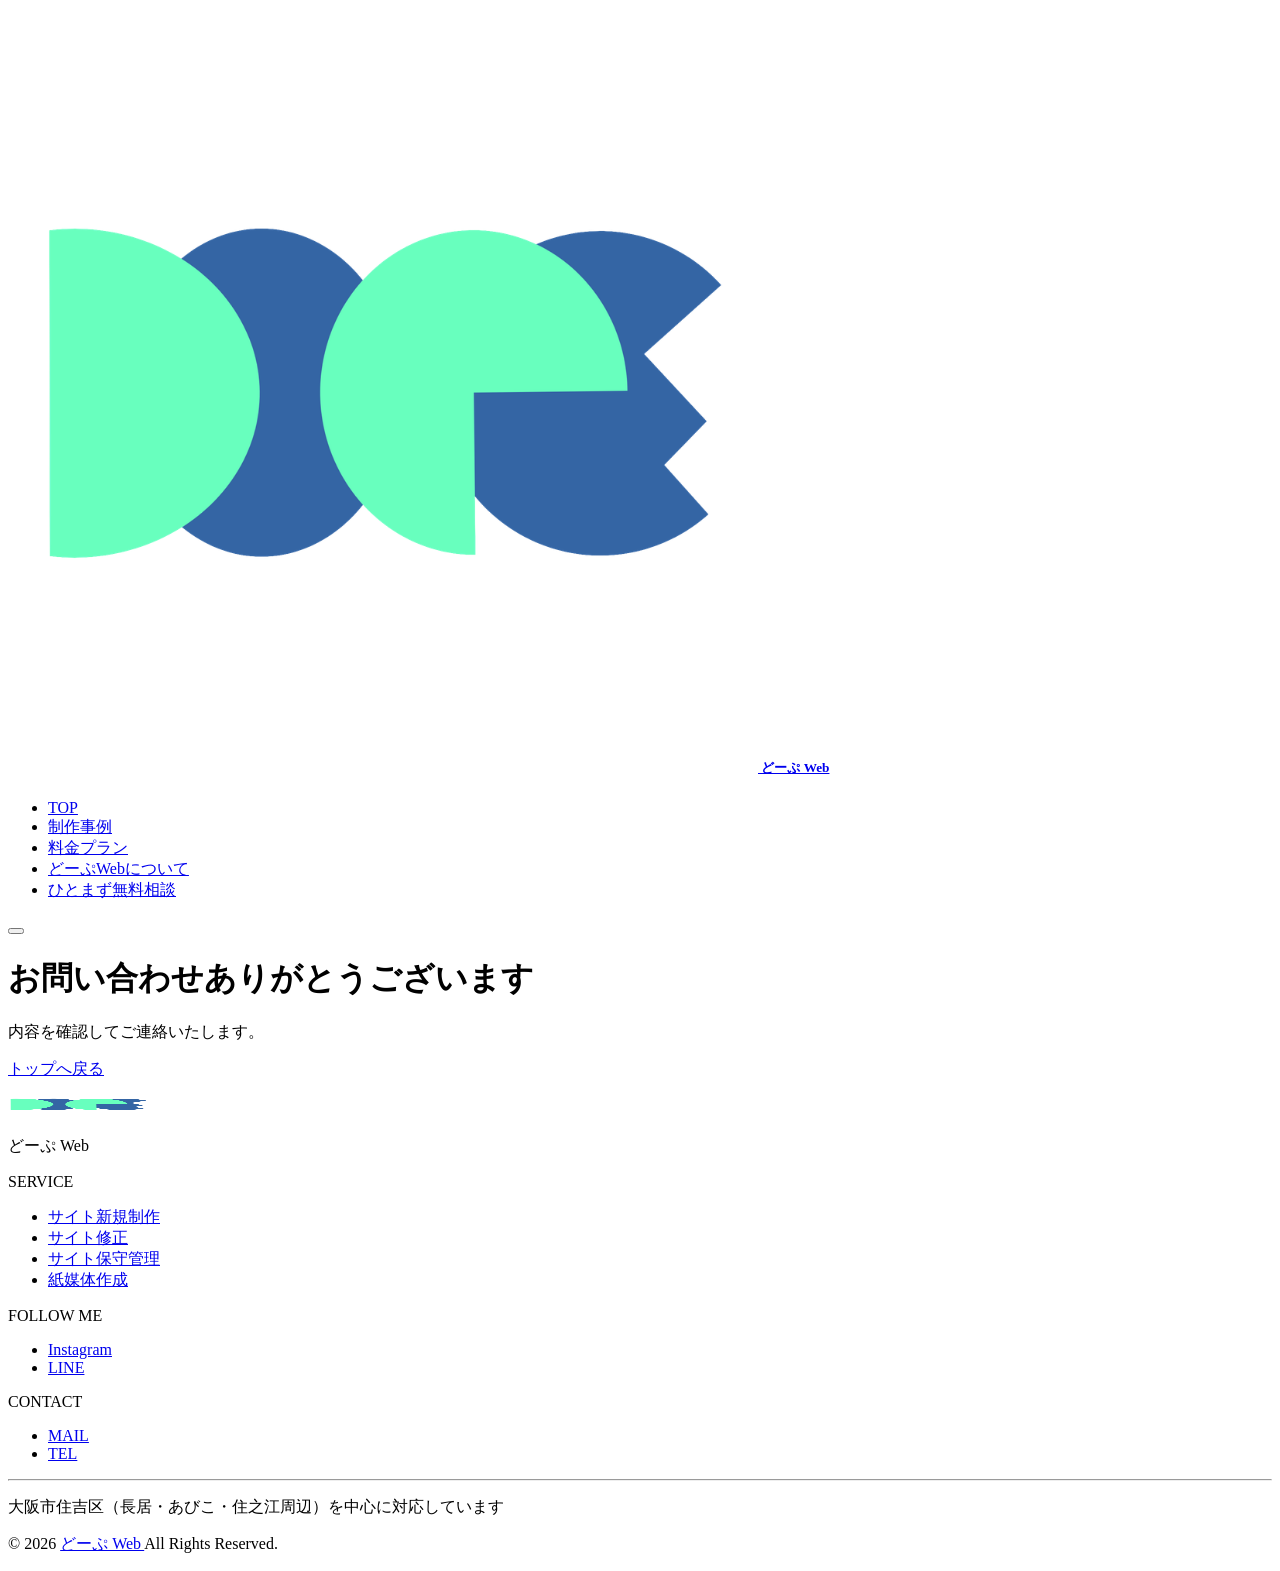
<file: thanks.html>
<!doctype html>
<html lang="ja">
<head>
  <meta charset="utf-8" />
  <meta name="viewport" content="width=device-width, initial-scale=1" />
  <title>送信完了</title>
  <!-- Google tag (gtag.js) -->
<script async src="https://www.googletagmanager.com/gtag/js?id=G-0C1WSBDM3M"></script>
<script>
  window.dataLayer = window.dataLayer || [];
  function gtag(){dataLayer.push(arguments);}
  gtag('js', new Date());

  gtag('config', 'G-0C1WSBDM3M');
</script>
</head>
  <body>
  <header class="header is-transparent">
    <div class="header__inner">
      <h5 class="header__siteTitle">
        <a href="index.html"><img src="images/logo/icon2.png" id="icon" alt="どーぷ Web"> どーぷ Web</a>
      </h5>

      <nav class="header__nav">
        <ul class="header__navList">
          <li class="header__navListItem"><a class="header__navLink" href="index.html">TOP</a></li>
          <li class="header__navListItem"><a class="header__navLink" href="index.html#works">制作事例</a></li>
          <li class="header__navListItem"><a class="header__navLink" href="price.html">料金プラン</a></li>
          <li class="header__navListItem"><a class="header__navLink" href="about.html">どーぷWebについて</a></li>
          <li class="header__navListItem"><a class="header__navLink" href="contact.html">ひとまず無料相談</a></li>
        </ul>

        <button class="header__navButton" aria-label="メニューを開く">
          <span class="header__navButtonLineTop"></span>
          <span class="header__navButtonLineMiddle"></span>
          <span class="header__navButtonLineBottom"></span>
        </button>
      </nav>
    </div>
  </header>

  <main>
    <h1>お問い合わせありがとうございます</h1>
    <p>内容を確認してご連絡いたします。</p>
    <p><a href="index.html">トップへ戻る</a></p>
  </main>
<footer class="footer">
    <div class="lg-flex md-justify-between">
    <div>
      <a href="index.html" class="footer__logo">
        <img src="images/logo/DOPEimg.png" width="140" height="20" alt="どーぷＷeb Logo" />
      </a>
       <p class="logo">どーぷ Web</p>
      </address>
    </div>
      <div class="map">
    <div class="hako">
      <div>
        <p class="footer__navi-heading">SERVICE</p>
        <ul class="footer__navi">
          <li><a href="price.html#price-head">サイト新規制作</a></li>
           <li><a href="price.html#plan-fix">サイト修正</a></li>

          <li><a href="price.html#support-section">サイト保守管理</a></li>
         <li><a href="price.html#subplan-section">紙媒体作成</a></li>

        </ul>
        </div>
        </div>
      <div class="hako2">
        <p class="footer__navi-heading">FOLLOW ME</p>
        <ul class="footer__navi">
          <li><a href="https://www.instagram.com/dope.webdesign?igsh=cWc2dmhud2JrcmFk&utm_source=qr">Instagram</a></li>
          <li><a href="https://lin.ee/yVdMhSz">LINE</a></li>

        </ul>
      </div>
            <div class="hako2">
              <p class="footer__navi-heading">CONTACT</p>
              <ul class="footer__navi">
          <li><a href="mailto:konno5423m@gmail.com">MAIL</a></li>
          <li><a href="tel:090-5122-1977">TEL</a></li>
        </ul>
      </div>
  </div>
  <hr />
</div>
   <div class="bottom">
          <p class="copyright">          <p class="copyright"><p>大阪市住吉区（長居・あびこ・住之江周辺）を中心に対応しています</p>© 2026 <a href="#">どーぷ Web </a> All Rights Reserved.</p>     
</div>
</footer>


</body>

</html>
</file>
<file: css/style.css>
*,
*::before,
*::after {
  box-sizing: border-box;
}
html, body {
  overflow-x: hidden;
}


html {
  font-size: 18px;
}
body {
  margin: 0;
font-family: "Noto Sans JP", sans-serif;
  background-size: cover;
  background-attachment: fixed;
  line-height: 1.7;
  padding: 0px;
}

h1{
position: relative;
  line-height: clamp(2.5rem, 6vw, 6rem) ;
  font-size: clamp(1rem, 5vw,2.5rem);
     background-color: #dedede rgba(0,0,0,0.04);
     text-align: center;
}


h2{
    margin: 0;
    line-height:1.7;
font-size: clamp(24px,3vw,32px);
  font-family: "Zen Kaku Gothic New", sans-serif;
  font-weight: 700;
}

 p,h3,h4,h5,li{
  margin: 0;
    line-height:1.7;

}

a,
a:visited,
a:active {
  color: #333;   /* 好きな色 */
}
img {
  max-width: 100%;
  height: auto;
}



/* ===== ファーストビュー ===== */
.hero {

  margin-top: -60px;
  padding-top: 0;
  padding-bottom: 20px;
  display: flex;
  flex-direction: column;
      min-height: 100vh;
    justify-content: center;
        background: none;
  overflow: visible;
           z-index: 0;
         position: relative;
        }
.hero > * {
  position: relative;
  z-index: 1;
}
.hero::before{
  content:"";
  position:absolute;
  inset:0;
      background-image: url(../images/back/top2.png);
background-size: cover;
  background-position: center;
clip-path: polygon(
40px 0,
100% 0,
100% calc(50%),
calc(100% - 40px) 100%,
0 100%,
0 40px
);  z-index: 0;
    animation: moyaBreath 20s ease-in-out infinite alternate;

}

/* うっすら黒フィルター */
.hero::after{
  content:"";
  position:absolute;
  inset:0;
  background: rgba(0,0,0,0.35); /* 0.3〜0.45で調整 */
  clip-path: polygon(100% 0, 100% 40%, 0% 70%, 0 100%, 0 0); /* 同じ形にする */
  z-index: 1;
      animation: moyaBreath 20s ease-in-out infinite alternate;

}

.container {
    position: relative;
    gap: 1rem;
  width: 100%;
    z-index: 0;
    margin-top: 20px;
padding-top: 70px;
padding-left: 50px;
}



.hero h2 {
  font-size: clamp(2.5rem, 5vw, 4rem) ;
  font-weight:lighter;
  line-height: clamp(2.4rem, 5vw, 5.5rem) ;
  margin-top: 0px;
  background-color: rgba(249, 249, 249, 0.04);
  padding: 10px;
}
.hero h3 {
  font-size: clamp(2rem, 5vw, 4rem) ;
  font-weight: 900px;
  line-height: clamp(2.4rem, 5vw, 5.5rem) ;
  margin-top: 0px;
  padding-top: 10px;
  background-color: rgba(249, 249, 249, 0.4);
  padding-left: 20%;
}

.comment {
  text-align: center;
  font-size: 12px;
  color: #2a2a2a;
   padding-top:  10px;
      opacity: 0;
  animation: fadeIn 0.5s ease-out forwards; 

}
.accent {
    font-size: clamp(2.5rem, 5vw, 4rem) ;
  color: #ffb347; /* くすみオレンジ */
  font-weight: 700;
  padding: 2px;
}
.introduce {
      font-size: clamp(2.5rem, 5vw, 4rem) ;
line-height: 1.7;
  z-index: 1;
  position: relative;
  margin-top: 130px;
  padding: 10px 30px 0 0;
  text-align: center;
}

.fst-cta p{
 margin-bottom: 20px;
}

.fst-cta a{
  margin: 10px;
}

.introduce3 {
  text-align: center;
  font-size:clamp(2rem, 4vw, 3rem) ;
  margin: 3rem 0;
  font-weight: 500;
padding: 20px 0;
  animation: fadeIn 2s ease-out forwards;
        opacity: 0;
        line-height: 2;

  position: relative;
}


.catchphrase{
margin: 0 auto;
    height: auto;
  text-align: center;
}


.catchphrase h3{
  font-size: 16px;
  color: #555555;
  margin-bottom: 10px;
}

.dope-container{
  width:90vw;
  margin-top: 50px;
  height: auto;
  display: inline-block;
  padding: 1.2rem;
  border-radius:12px;
  background: rgba(255,255,255,0.8);
  box-shadow: 0 10px 30px rgba(0,0,0,0.08);
  padding: 25px;
}

.dope-container-pc{
display: none;
}



.top-image{
  width: 200px;
  height: auto;

  margin-top: 10px;
  margin-bottom: 20px;
}

.dope-container h2{
    word-break: break-all;
  padding-left: 15px;
  padding-right: 15px;
  font-size: 25px;
  margin-bottom: 20px;
  color: #333333;
}

#top-catch{
  word-break:break-all;
  font-size: 18px;
  display: inline;
  line-height: 2.4;
    color: #323232;
    font-weight: bold;
}

#top-catch-pc{
  display: none;
}


/* ===== メモ風デザイン ===== */
.note-list {
  margin: 20px auto 10px;
 list-style: none;
  padding: 30px 20px 10px;
  display: grid;
  grid-template-columns: repeat(2, 1fr); /* ← スマホ2列 */
  gap: 16px;
  justify-content: center;
    animation: 
    yura 4s ease-in-out infinite;
animation-delay:2.4s;
}

.notes h2{
  position: relative;
  display: inline-block;
  text-align: center;
    font-size: 1.3rem;
    padding: 10px 50px;
    margin-top: 60px;
  }

.note {
  width: 180px;
  padding: 15px;
  font-size: 0.8rem;
  line-height: 1.4;
  box-shadow:
    0 6px 12px rgba(0,0,0,0.15),
    0 2px 4px rgba(0,0,0,0.08);
  border-radius: 3px;
  transform: translateY(-10px) rotate(-2deg);
}
#note1{
   background: rgba(103, 127, 159, 0.65); 
 color:#ffffff;
  transform: rotate(-3deg)

}

#note2 {
 background: rgba(147, 85, 172, 0.65); 
 color:#ffffff; 
 transform:
  rotate(-1deg);

}
#note3 {
 background: rgba(83, 132, 118, 0.65); 
 color:#ffffff; 
 transform: rotate(1deg); 
}

#note4 {
 background:rgba(149, 75, 75, 0.65);
 color:#ffffff; 
 transform: rotate(3deg); 
}
@media (hover: hover) {
  .note {
    animation: none;
  }
}

.scroll-down {
opacity:50%;
  width: 30px;
  height: 30px;
  position: absolute;
  bottom: 30px;
  left: 50%;
  transform: translateX(-50%);
  font-size: 0.9rem;
  color: #333;
  text-align: center;
}



.problem-image{
  max-width: 400px;
  margin: 0 auto;
  display: block;
}




.make {
  padding: 10px 20px 20px;
  text-align: center;
margin: 0 auto;
line-height: 1.8;
height: auto;
}

.pazzle-image {
  width: 200px;
  height: auto;
    padding-top: 20px;
opacity: 0.5;
  margin-left: 50%;
  display: block;
}

.pazzle{
  padding-top: 20px;
  padding-right: 10px;
  width: 80%;
  text-align:left;
  margin: auto;
}

#vision{
  margin-bottom: 22px;
  font-size: 25px;
  font-weight: 900;
}

#vision-p{
  font-size: 16px;
  font-weight: 500;
  color: #555;
  line-height: 2;
    position: relative;
}


.make h3{
  font-size: 25px;
  margin-bottom: 30px;
}

.make-lead {
  font-size: 1rem;
  font-weight: 500;
  color: #555;
  margin-bottom: 40px;
  line-height: 2;
    position: relative;
  padding: 20px 30px;
  background: rgba(255,255,255,0.85);
  border-radius: 20px;
  backdrop-filter: blur(10px);
  box-shadow: 
    0 30px 60px rgba(0,0,0,0.08),
    0 10px 20px rgba(0,0,0,0.04);

}

.make-lead p{
  line-height: 2;
}




.make-card:nth-child(odd) {
  transform: rotate(-0.5deg);
}
.make-card:nth-child(even) {
  transform: rotate(0.5deg);
}

.campaign{
  width:100%;
  display:flex;
  justify-content:center;
  margin:40px 0;
}

.campaign-inner{
  background:#fff;
  border:1px solid #e5e5e5;
  border-radius:12px;
  padding:18px 28px;
  box-shadow:0 6px 18px rgba(0,0,0,0.06);
  text-align:center;
  max-width:420px;
}

.campaign-badge{
  font-size:12px;
  letter-spacing:0.08em;
  color:#666;
  margin-bottom:6px;
}

.campaign-badge span{
  font-weight:700;
}

.campaign-text{
  font-size:18px;
  font-weight:600;
  line-height:1.6;
  color:#222;
}

.campaign-text strong{
  font-size:26px;
  font-weight:800;
}

.campaign-off{
  color:#e46a6a;
  font-weight:700;
}
.flow-mini h2{
 position: relative;
  display: inline-block;
  padding: 0 45px;
}
.flow-mini h2:before, .flow-mini h2:after {
  content: '';
  position: absolute;
  top: 50%;
  display: inline-block;
  width: 44px;
  height: 2px;
  background-color: black;
  -webkit-transform: rotate(-60deg);
  transform: rotate(-60deg);
}
.flow-mini h2:before {
  left:0;
}
.flow-mini h2:after {
  right: 0;
}
.flow-mini{
  padding: 80px 20px;
  text-align: center;
}

.flow-mini-p{
margin-top: 10px;
  padding: 0.25em 0.5em;/*上下 左右の余白*/
  color: #494949;/*文字色*/
}


.flow-mini-list{
  max-width: 960px;
  margin: 40px auto 0;
  display: grid;
  grid-template-columns: repeat(3, 1fr);
  gap: 20px;
}

.flow-mini-item{
  background: #fff;
  border: 1px solid #eee;
  border-radius: 16px;
  padding: 28px 20px;
  box-shadow: 0 8px 24px rgba(0,0,0,0.05);
}

.flow-mini-item span{
  display: inline-block;
  font-size: 13px;
  font-weight: 700;
  letter-spacing: 0.08em;
  margin-bottom: 10px;
  color: #777;
}

.flow-mini-item h3{
  font-size: 18px;
  margin-bottom: 10px;
  color: #222;
}

.flow-mini-item p{
  font-size: 14px;
  line-height: 1.8;
  color: #555;
}

.flow-link{
  display: inline-block;
  margin-top: 28px;
  color: #222;
  font-weight: 700;
  text-decoration: none;
  border-bottom: 1px solid #222;
  padding-bottom: 2px;
}

@media screen and (max-width: 768px){
  .flow-mini-list{
    grid-template-columns: 1fr;
  }
}

/* サービスセクション */
.do{
  padding:80px 20px;
  background:#f7f8fa;
}

.do-container{
  text-align: center;
}
.do h2{
 position: relative;
  display: inline-block;
  padding: 0 45px;
  font-size:32px;
  font-weight:700;
  margin-bottom:50px;
  letter-spacing:0.08em;
}
.do h2:before, .do h2:after {
  content: '';
  position: absolute;
  top: 50%;
  display: inline-block;
  width: 44px;
  height: 2px;
  background-color: black;
  -webkit-transform: rotate(-60deg);
  transform: rotate(-60deg);
}
.do h2:before {
  left:0;
}
.do h2:after {
  right: 0;
}

/* カード並び */
.dolist{
  display:grid;
  grid-template-columns:repeat(auto-fit,minmax(280px,1fr));
  gap:30px;
  max-width:1100px;
  margin:auto;
}

/* カード */
.conteiner9{
  background:#fff;
  padding:28px;
  border-radius:12px;
  box-shadow:0 8px 24px rgba(0,0,0,0.06);
  transition:0.3s;
}
.conteiner9 a{
  text-decoration: none;
}


.conteiner9:hover{
  transform:translateY(-5px);
  box-shadow:0 12px 32px rgba(0,0,0,0.1);
}

.conteiner9 h4{
  font-size:18px;
  font-weight:700;
  margin-bottom:15px;
  border-left:4px solid #333;
  padding-left:10px;
}

/* 中身 */
.conteiner9-content ul{
  padding-left:0;
  list-style:none;
}

.conteiner9-content li{
  margin-bottom:14px;
  line-height:1.6;
  font-size:14px;
}

.conteiner9-content strong{
  font-weight:700;
  font-size:15px;
}

/* 結果コメント */
.result{
  margin-top:15px;
  font-size:14px;
  padding:10px 12px;
  background:#f1f3f6;
  border-radius:6px;
}

/* スマホ */
@media(max-width:768px){

.do{
  padding:60px 15px;
}

.do h2{
  font-size:26px;
}

.conteiner9{
  padding:22px;
}

}
/* サービスセクション */
.do{
  padding:80px 20px;
  background:#f7f8fa;
}

.do h2{
  text-align:center;
  font-size:32px;
  font-weight:700;
  margin-bottom:50px;
  letter-spacing:0.08em;
}

/* カード並び */
.dolist{
  display:grid;
  grid-template-columns:repeat(auto-fit,minmax(280px,1fr));
  gap:30px;
  max-width:1100px;
  margin:auto;
}

/* カード */
.conteiner9{
  background:#fff;
  padding:28px;
  border-radius:12px;
  box-shadow:0 8px 24px rgba(0,0,0,0.06);
  transition:0.3s;
}

.conteiner9:hover{
  transform:translateY(-5px);
  box-shadow:0 12px 32px rgba(0,0,0,0.1);
}

.conteiner9 h4{
  font-size:18px;
  font-weight:700;
  margin-bottom:15px;
  border-left:4px solid #333;
  padding-left:10px;
}

/* 中身 */
.conteiner9-content ul{
  padding-left:0;
  list-style:none;
}

.conteiner9-content li{
  margin-bottom:14px;
  line-height:1.6;
  font-size:14px;
}

.conteiner9-content strong{
  font-weight:700;
  font-size:15px;
}

/* 結果コメント */
.result{
  margin-top:15px;
  font-size:14px;
  padding:10px 12px;
  background:#f1f3f6;
  border-radius:6px;
}

/* スマホ */
@media(max-width:768px){

.do{
  padding:60px 15px;
}

.do h2{
  font-size:26px;
}

.conteiner9{
  padding:22px;
}

}
.result::before{
  content: "✓";
  font-weight: 900;
  margin-right: 8px;
}

.make-image{
  width: max(240px, 70%);
  height: auto;
  display: block;
  transform: translateY(2px);
  opacity: .95;
   position: absolute;
  top: -60px;
  right: 10px;
  width: 140px;
  height: auto;

  opacity: 0.95;
}
.works {
  padding: 100px 20px;
  background: #88b0cc;
}

.works-container {
  max-width: 1200px;
  margin: 0 auto;
}

.works-title{
    text-align: left;
  color: #000000;
  font-size: 1.7rem;
  margin: 40px;
  font-weight: 500;
  text-transform: uppercase;
  position: relative;
  font-weight: 600;
      z-index: 2;
}
.works-title::before{
    white-space: nowrap;
    position: absolute;
    top: -50px;
    left:-30px;
    color: #faf29b;
    font-size: 3rem;
    text-transform: uppercase;
    content: '制作事例';
    z-index: -1;
}


.works-card {
  display: flex;
  flex-wrap: wrap;
  align-items: center;
  gap: 50px;
  max-width: 1100px;
  margin: 20px auto 80px;
}
.works-image-wrap {
  position: relative;
  display: inline-block;
    padding: 20px auto;

}

.works-image-wrap img {
  width: 520px;
  max-width: 100%;
  border-radius: 16px;
  box-shadow: 0 20px 40px rgba(0,0,0,0.08);
}

.pc-shot img {
  width: 100%;
  max-width: 520px;
  border-radius: 10px;
}

.sp-shot {
  position: absolute;
  right: -10px;
  bottom:-30px;
}

.sp-shot img {
  width: 150px;
}
.works-text {
  flex: 1;
  min-width: 280px;
}

.works-category {
  font-size: 14px;
  color: #000000;
  margin-bottom: 10px;
}

.works-name {
  font-size: 26px;
  margin-bottom: 20px;
}

.works-description {
  line-height: 1.8;
  margin-bottom: 25px;
}

.works-btn {
  display: inline-block;
  padding: 12px 26px;
  background: #222;
  color: #000000;
  text-decoration: none;
  border-radius: 6px;
  transition: 0.3s;
}
a.works-btn {
  border: 2px solid #000;
  border-radius: 0;
  background: #fff;

  -webkit-transform-style: preserve-3d;

  transform-style: preserve-3d;
}

a.works-btn:before {
  position: absolute;
  top: 0;
  left: 0;

  width: 15px;
  height: 100%;

  content: '';
  -webkit-transition: all .3s;
  transition: all .3s;
  -webkit-transform: translateX(0) translateY(0);
  transform: translateX(0) translateY(0);

  border-radius: 0 50% 50% 0;
  background: #000;
}

a.works-btn:hover:before {
  font-family: 'Font Awesome 5 Free';
  font-weight: bold;
  line-height: 30px;

  width: 30px;
  height: 30px;

  content: '\f061';
  -webkit-transform: translateX(460%) translateY(.5rem);
  transform: translateX(460%) translateY(.5rem);

  color: #fff;
  border-radius: 50%;
}
</file>
<file: css/style2.css>
.about{
    margin: 0;
padding: 30px 0px;
        display: grid;
    place-content: center;
    position: relative;
    width: 100vw;
    height: 100vh;
    background-color: rgb(139, 196, 175);
    z-index: 0;

}


.about{
text-align: center;
	background-repeat: no-repeat;
	background-size: cover;
	position: relative;
	height: auto;
}
.about h2{
    text-align: left;
  color: #3c3c3c;
  font-size: 1.7rem;
  margin: 40px;
  font-weight: 500;
  text-transform: uppercase;
  position: relative;
  font-weight: 600;
}
.about h2::before{
    white-space: nowrap;
    position: absolute;
    top: -50px;
    left:-30px;
    color: #faf29b;
    font-size: 3rem;
    text-transform: uppercase;
    content: 'IITOKORO';
    z-index: -1;
}



.arrow-btn {
    position: relative;
    padding: 15px 60px 15px 30px;
    font-size: 16px;
    font-weight: 600;
    border: none;
    cursor: pointer;
    transition: all 0.3s ease;
    font-family: 'Arial', sans-serif;
    letter-spacing: 0.05em;
    background: transparent;
}

.about-btn {
    color: #333;
    border: 2px solid #333;
    border-radius: 0;
}

.about-btn .arrow-icon {
    position: absolute;
    right: 20px;
    top: 50%;
    transform: translateY(-50%);
    width: 30px;
    height: 30px;
    background: #B8D8D8;
    color: #333;
    border-radius: 50%;
    display: flex;
    align-items: center;
    justify-content: center;
    font-size: 16px;
    transition: all 0.3s ease;
}

.about-btn:hover .arrow-icon {
    right: 15px;
    background: #B1D1D1;
}

.container4 {
  padding: 20px 0;

    background-size: cover;
    position: relative;
    display: flex;
        flex-direction: column;

    justify-content: center;
    align-items: center;
    gap: 2rem;
    width: 100%;
    min-height: 100vh;
    box-sizing: border-box;
    z-index: 0;

}

.card {
    position: relative;
    display: flex;
    justify-content: center;
    align-items: center;
    flex-direction: column;
    min-width: 0;
    word-wrap: break-word;
    border: 2px solid rgba(255, 255, 255, .3);
    background: rgba(232, 255, 255, .5);
    box-shadow: 0 8px 32px 0 rgba(31, 38, 135, .37);
    background-clip: border-box;
    border: 0;
    border-radius: 0.5rem;
    backdrop-filter: blur(13px);
    -webkit-backdrop-filter: blur(13px);
    transition: .5s;
    width: 80%;
}


.card-image {
    margin: 2rem;
    width: 180px;
    height: 180px;
    object-fit:cover;
}



.card-box {
    padding: 1rem;
    color: #333;
    text-align: center;
}

.card-title {
    margin-bottom: 0.5rem;
    font-size: 1.2rem;
    font-weight: bold;
}

.card-description {
    margin-bottom: 0.5rem;
    line-height: 1.5;
}


.dope-about{
    font-weight: 800;
    border-bottom: solid 1px;
}


.ghost-button {
  display: block; /* ブロック要素指定 */
  width: 240px; /* 横幅を240pxに */
  box-sizing: border-box; /* 要素の幅と高さの計算にパディングとボーダーを含める */
  padding: 1rem 1rem; /* パディングを1remに */
  margin: 20px auto; /* 上下のマージンを20px、左右のマージンを自動で中央揃えに */
  border: 2px solid #222222; /* 細い境界線 */
  background-color: transparent; /* 背景色を透明に */
  color: #000000 !important; /* テキスト色 */
  font-weight: bold; /* テキストを太字に */
  border-radius: 4px; /* 角の丸み */
  text-align: center; /* テキストを中央配置に */
  transition: all 0.1s ease; /* 背景色と境界線の色の変化にアニメーションを設定 */
}

.ghost-button:hover {
  background-color: #222222; /* ホバー時の背景色 */
  color: white !important; /* ホバー時のテキスト色 */
}

.price-title h2{
    text-align: left;
  color: #3c3c3c;
  font-size: 1.7rem;
  margin: 40px;
  font-weight: 500;
  text-transform: uppercase;
  position: relative;
  font-weight: 600;
}
.price-title h2::before{
    white-space: nowrap;
    position: absolute;
    top: -50px;
    left:-30px;
    color: #faf29b;
    font-size: 3rem;
    text-transform: uppercase;
    content: 'ryoukin';
    z-index: 5;
}


.fold-card::before {
    content: '';
    position: absolute;
    top: 0;
    right: 0;
    width: var(--fold-size);
    height: var(--fold-size);
    background: var(--fold-color);
    background-image: linear-gradient(to bottom left, rgba(0, 0, 0, 0.1) 50%, rgba(0, 0, 0, 0.2) 100%);

    /* めくれ感のある影 */
    box-shadow: -2px 2px 5px rgba(0, 0, 0, 0.2);

    transition: width 0.4s cubic-bezier(0.25, 1, 0.5, 1),
        height 0.4s cubic-bezier(0.25, 1, 0.5, 1);

    pointer-events: none;
    z-index: 10;
}

/* 
 * ラベルテキスト (::after)
 * 折り目の中に表示する
 * クリップされた領域の内側（左下の三角形部分）に配置する必要があるため
 * 位置調整を慎重に行う
 */
.fold-card::after {
    content: attr(data-label);
    position: absolute;
    /* 
     * 折り目の正方形サイズ60pxに対して、
     * 左下半分が残る領域。
     * 斜辺の中央付近に来るように調整。
     */
    top: 8px;
    right: 8px;
    width: 60px;
    /* var(--fold-size)と同値 */
    height: 60px;

    display: flex;
    align-items: center;
    justify-content: center;

    text-align: center;
    color: #fff;
    font-size: 11px;
    font-weight: bold;
    letter-spacing: 1px;

    /* 45度回転させて斜辺に沿わせる */
    transform: rotate(45deg);

    z-index: 11;
    pointer-events: none;
    /* 折り目(::before)のアニメーション設定に合わせる */
    transition: opacity 0.4s cubic-bezier(0.25, 1, 0.5, 1),
        top 0.4s cubic-bezier(0.25, 1, 0.5, 1),
        right 0.4s cubic-bezier(0.25, 1, 0.5, 1),
        transform 0.4s cubic-bezier(0.25, 1, 0.5, 1);
}

/* --- ホバー時のアニメーション --- */

.fold-card:hover {
    /* 全体が少し浮き上がる */
    transform: translateY(-5px);
    filter: drop-shadow(0 15px 20px rgba(0, 0, 0, 0.15));

}

.plan-inner {
    display: flex;
    justify-content: center;
    align-items: center;
    min-height: 100vh;
    background-color: #f0f2f5;
    font-family: 'Helvetica Neue', Arial, sans-serif;
    margin: 0;
    padding: 20px;
}

.card-list {
    display: flex;
    gap: 30px;
    justify-content: center;
    padding: 20px;
}

/* 
 * 折り目カードのスタイル 
 */
.fold-card {
    position: relative;
    display: flex;
    flex-direction: column;
    justify-content: flex-start;
    /* コンテンツ位置を上揃えに変更 */
    align-items: center;
    width: 240px;
    height: 320px;
    padding: 50px 20px 30px;
    /* 上パディングを多めに設定 */
    box-sizing: border-box;
    background: #ffffff;
    color: #333;
    text-decoration: none;

    /* 黒いボーダー */
    border: 3px solid #333;

    /* 折り目の設定 */
    --fold-size: 60px;
    --fold-color: #333;

    /* 
     * 右上が欠けた形状
     * 親要素自体を切り抜くことで、borderも一緒に切り抜かれる
     * ::before, ::after もこの領域内でしか表示されない
     */
    clip-path: polygon(0 0,
            calc(100% - var(--fold-size)) 0,
            100% var(--fold-size),
            100% 100%,
            0 100%);

    transition: clip-path 0.4s cubic-bezier(0.25, 1, 0.5, 1),
        transform 0.3s ease,
        box-shadow 0.3s ease;

    /* 影（drop-shadow推奨） */
    filter: drop-shadow(0 10px 10px rgba(0, 0, 0, 0.08));
}


/* コンテンツのスタイル */
.card-icon {
    /* アイコンエリアの高さを固定して位置ズレ防止 */
    flex-shrink: 0;
    /* 縮小させない */
    width: 80px;
    /* サイズアップ: 64px -> 80px */
    height: 80px;
    margin-bottom: 25px;
    /* マージンも少し広げてゆとりを持たせる */
    color: #333;
    /* アイコンは白黒（黒） */
    transition: transform 0.4s ease;
}


/* タイトルは色替えする */
.card-title {
    font-size: 20px;
    font-weight: bold;
    margin: 0 0 10px 0;
    color: var(--fold-color);
    /* タイトル色を折り目色に合わせる */
}


.card-new {
    --fold-color: #E94576;
}



.menu{
margin: 0;
padding: 10px;
	background-repeat: no-repeat;
  background-position: center;
	position: relative;
}
.menu::before {
  content: "";
  position: absolute;
  inset: 0;
      background-attachment: fixed;

  background-image: url(../images/back/kiiro.jpg);
  background-size: cover;
  background-position: center;
  opacity: 0.5;
  z-index: -1;
}

.menu image{
    opacity: 0.15; 
}

.menu i {
  font-size: 2.2rem;
  margin-bottom: 12px;
  color: #7172ac; 
}
.menu a{
text-decoration: none;

}

.plan-monitor-note{
  margin-top: -6px;
  margin-bottom: 12px;
  font-size: 0.9rem;
  font-weight: 700;
  line-height: 1.5;
}

.service-link{
  color: inherit;
  text-decoration: none;
  display: block;
}

.service-link:hover{
  opacity: 0.85;
}

.l-wrapper{
padding: 50px;
  margin: 20px auto;
  width:90vw;
  gap:20px;
  display: grid;
  grid-template-columns: repeat(auto-fill, 320px);
  gap: 10px 20px;
  justify-content: center;
}


.fold-card {
  min-width: 300px;
  min-height: 350px;
  background: #fff;
  border-radius: 5px;
  box-shadow: 0 2px 5px #ccc;
    position: relative;
    padding: 20px 30px;
    background: #fff;
    border-radius: 10px;
}


.card-img_06 {
  border-radius: 5px 5px 0 0;
  max-width: 50%;
  height: 50px;
}
.card-text_06 {
  color: #777;
  font-size: 14px;
  line-height: 1.5;
  margin-bottom: 0.2em;
}

.card-link_06 a {
  text-decoration: none;
  color: #4f96f6;
  margin: 0 10px;
}
.card-link_06 a:hover {
  color: #6bb6ff;
}

.card-content_06 p {
  margin-bottom:0;
}

.click {
  margin-top: 10px;
margin-left :80%;
border-bottom: 3px solid #959595;
    padding: 0px;
display: inline;

}

#card-content_06:hover{
   
    box-shadow: 0 8px 32px 0 #353535;
    backdrop-filter: blur(0);
    -webkit-backdrop-filter: blur(0);
}

.container6{
  display: flex;
  align-items: center;
  justify-content: center;
  text-align: center;
  margin-bottom: 60px;
}
</file>
<file: css/style3.css>
.works-photo {
  max-width: 1100px;
  margin: 0 auto;
  padding-top: 10px;
}

.works-photo-head {
  margin-bottom: 28px;
}

.works-photo-label {
  display: inline-block;
  font-size: 13px;
  font-weight: 700;
  letter-spacing: 0.08em;
  text-transform: uppercase;
  color: #1f1f1f;
  background: rgba(255, 255, 255, 0.55);
  padding: 6px 12px;
  border-radius: 999px;
  margin-bottom: 12px;
}

.works-photo-title {
  font-size: clamp(1.4rem, 3vw, 2rem);
  font-weight: 700;
  color: #111;
  margin-bottom: 8px;
}

.works-photo-text {
  font-size: 0.98rem;
  line-height: 1.9;
  color: #1f1f1f;
  max-width: 680px;
}

.works-photo-grid {
  display: grid;
  grid-template-columns: 1.3fr 0.7fr;
  gap: 22px;
  align-items: start;
}

.photo-item {
  display: block;
  position: relative;
  overflow: hidden;
  border-radius: 18px;
  background: #fff;
  box-shadow: 0 18px 35px rgba(0, 0, 0, 0.12);
  transition: transform .35s ease, box-shadow .35s ease;
}

.photo-item:hover {
  transform: translateY(-4px);
  box-shadow: 0 24px 45px rgba(0, 0, 0, 0.16);
}

.photo-item img {
  display: block;
  width: 100%;
  height: auto;
}

.photo-caption {
  position: absolute;
  left: 0;
  right: 0;
  bottom: 0;
  padding: 18px 20px 16px;
  background: linear-gradient(to top, rgba(0,0,0,0.68), rgba(0,0,0,0));
  color: #fff;
}

.photo-caption h4 {
  font-size: 1rem;
  font-weight: 700;
  margin-bottom: 6px;
}

.photo-caption p {
  font-size: 0.88rem;
  line-height: 1.7;
  margin: 0;
  opacity: 0.95;
}

.works-photo-sub {
  display: grid;
  gap: 22px;
}

.photo-note {
  background: rgba(255, 255, 255, 0.72);
  border: 1px solid rgba(0,0,0,0.08);
  border-radius: 18px;
  padding: 22px 20px;
  color: #111;
}

.photo-note h4 {
  font-size: 1rem;
  font-weight: 700;
  margin-bottom: 10px;
}

.photo-note p {
  font-size: 0.92rem;
  line-height: 1.9;
  margin: 0;
}

.photo-mini {
  display: block;
  overflow: hidden;
  border-radius: 18px;
  box-shadow: 0 14px 30px rgba(0, 0, 0, 0.1);
}

.photo-mini img {
  display: block;
  width: 100%;
  height: auto;
  transition: transform .4s ease;
}

.photo-mini:hover img {
  transform: scale(1.03);
}

@media screen and (max-width: 900px) {
  .works-photo-grid {
    grid-template-columns: 1fr;
  }
}

@media screen and (max-width: 600px) {
  .works-photo {
    margin-top: 10px;
  }

  .works-photo-title {
    font-size: 1.3rem;
  }

  .works-photo-text {
    font-size: 0.94rem;
  }

  .photo-item,
  .photo-note,
  .photo-mini {
    border-radius: 14px;
  }

  .photo-caption {
    padding: 14px 16px 14px;
  }

  .photo-caption h4 {
    font-size: 0.95rem;
  }

  .photo-caption p {
    font-size: 0.82rem;
  }
}


.faq{
  padding:80px 20px;
}

.faq-container{
  text-align: center;
}
.faq h2{
 position: relative;
  display: inline-block;
  padding: 0 45px;
  font-size:32px;
  font-weight:700;
  margin-bottom:50px;
  letter-spacing:0.08em;
}
.faq h2:before, .faq h2:after {
  content: '';
  position: absolute;
  top: 50%;
  display: inline-block;
  width: 44px;
  height: 2px;
  background-color: black;
  -webkit-transform: rotate(-60deg);
  transform: rotate(-60deg);
}
.faq h2:before {
  left:0;
}
.faq h2:after {
  right: 0;
}


 /* =========================
   FAQ
========================= */

.faq {
  padding: 90px 20px;
  background: #fff;
}

.faq-container {
  max-width: 900px;
  margin: 0 auto 40px;
  text-align: center;
}

.faq-container h2 {
  margin: 0;
  font-size: clamp(28px, 3vw, 40px);
  font-weight: 700;
  line-height: 1.4;
  color: #222;
  letter-spacing: 0.02em;
}

.container7 {
  max-width: 900px;
  margin: 0 auto;
}

.question-list {
  list-style: none;
  margin: 0;
  padding: 0;
  display: flex;
  flex-direction: column;
  gap: 16px;
}

.question-item {
  background: #faf8f2;
  border: 1px solid #ece6d7;
  border-radius: 18px;
  overflow: hidden;
  transition: box-shadow 0.25s ease, transform 0.25s ease;
}

.question-item:hover {
  box-shadow: 0 12px 24px rgba(0, 0, 0, 0.05);
}

.question-item.is-open {
  background: #fffdf7;
  box-shadow: 0 12px 28px rgba(0, 0, 0, 0.06);
}

/* 質問ボタン */
.faq-q {
  position: relative;
  display: block;
  width: 100%;
  padding: 24px 56px 24px 64px;
  background: transparent;
  border: none;
  text-align: left;
  font: inherit;
  font-size: 17px;
  font-weight: 700;
  line-height: 1.8;
  color: #222;
  cursor: pointer;
  user-select: none;
}

/* 左のQ */
.faq-q::before {
  content: "Q";
  position: absolute;
  top: 24px;
  left: 24px;
  width: 26px;
  height: 26px;
  border-radius: 50%;
  background: #f0bc2d;
  color: #fff;
  font-size: 13px;
  font-weight: 700;
  display: flex;
  align-items: center;
  justify-content: center;
}

/* 右の＋ / ー */
.faq-q::after {
  content: "+";
  position: absolute;
  top: 50%;
  right: 22px;
  transform: translateY(-50%);
  font-size: 24px;
  font-weight: 400;
  line-height: 1;
  color: #b68200;
  transition: transform 0.25s ease;
}

.question-item.is-open .faq-q::after {
  content: "−";
}

/* 回答 */
.faq-a {
  display: none;
  padding: 0 24px 24px 64px;
}

.question-item.is-open .faq-a {
  display: block;
}

.faq-a p {
  position: relative;
  margin: 0;
  font-size: 15px;
  line-height: 1.95;
  color: #555;
}

/* 左のA */
.faq-a p::before {
  content: "A";
  position: absolute;
  top: 2px;
  left: -40px;
  width: 26px;
  height: 26px;
  border-radius: 50%;
  background: #222;
  color: #fff;
  font-size: 13px;
  font-weight: 700;
  display: flex;
  align-items: center;
  justify-content: center;
}

/* =========================
   スマホ
========================= */

@media (max-width: 768px) {
  .faq {
    padding: 70px 16px;
  }

  .faq-container {
    margin-bottom: 30px;
  }

  .faq-container h2 {
    font-size: 24px;
  }

  .question-list {
    gap: 14px;
  }

  .question-item {
    border-radius: 16px;
  }

  .faq-q {
    padding: 18px 46px 18px 52px;
    font-size: 15px;
    line-height: 1.75;
  }

  .faq-q::before {
    top: 18px;
    left: 16px;
    width: 24px;
    height: 24px;
    font-size: 12px;
  }

  .faq-q::after {
    right: 16px;
    font-size: 22px;
  }

  .faq-a {
    padding: 0 16px 18px 52px;
  }

  .faq-a p {
    font-size: 14px;
    line-height: 1.9;
  }

  .faq-a p::before {
    left: -36px;
    width: 24px;
    height: 24px;
    font-size: 12px;
  }
}
/* ===============================
   Comparison Section
=================================*/

.comparison h2{
    text-align: left;
  color: #3c3c3c;
  font-size: 1.3rem;
  padding: 10px;
  margin-top: 40px;
  font-weight: 500;
  text-transform: uppercase;
  position: relative;
}
.comparison{
  max-width: 1100px;
  margin: 0 auto;
  padding: 80px 20px;
}

.comparison h2{
  font-size: 2rem;
  margin-bottom: 10px;
  letter-spacing: 0.03em;
}

.comparison h4{
  font-size: 1.05rem;
  font-weight: 700;
  color: #444;
  margin-bottom: 14px;
}

.comparison-lead{
  color: #666;
  line-height: 1.9;
  margin-bottom: 32px;
}


/* ===============================
   Table Container
=================================*/

.comparison-table{
  width: 100%;
  border-collapse: separate;
  border-spacing: 0;
  background: rgba(255,255,255,0.85);
  border-radius: 20px;
  overflow: hidden;
  backdrop-filter: blur(10px);
  box-shadow: 
    0 30px 60px rgba(0,0,0,0.08),
    0 10px 20px rgba(0,0,0,0.04);
}


/* ===============================
   Header Row
=================================*/

.comparison-table th{
  text-align: center;
  font-weight: 800;
  padding: 24px 18px;
  font-size: 1rem;
  border-bottom: 1px solid rgba(0,0,0,0.06);
  background: rgba(255,255,255,0.9);
}


/* ===============================
   Cells
=================================*/

.comparison-table td{
  padding: 18px 18px;
  line-height: 1.9;
  border-bottom: 1px solid rgba(0,0,0,0.05);
  vertical-align: top;
  font-size: 0.95rem;
}


/* ===============================
   1列目（項目ラベル）
=================================*/

.comparison-table th:first-child,
.comparison-table td:first-child{
  width: 20%;
  background: rgba(0,0,0,0.02);
  font-weight: 800;
  color: #333;
  white-space: nowrap;
}


/* ===============================
   当サービス列（主役）
=================================*/

.comparison-table th.is-service,
.comparison-table td.is-service{
  width: 40%;
  position: relative;
  background: rgba(230,126,34,0.03);
}

/* 左アクセントライン */
.comparison-table th.is-service::before,
.comparison-table td.is-service::before{
  content: "";
  position: absolute;
  left: 0;
  top: 0;
  bottom: 0;
  width: 4px;
  background: #e67e22;
  opacity: 0.6;
}

/* ヘッダー色 */
.comparison-table th.is-service{
  color: #e67e22;
  font-size: 1.05rem;
}


/* ===============================
   右列
=================================*/

.comparison-table th:nth-child(3),
.comparison-table td:nth-child(3){
  width: 40%;
  color: #555;
}


/* ===============================
   行ホバー（静かに）
=================================*/

.comparison-table tr:hover td{
  background: rgba(0,0,0,0.015);
  transition: 0.2s ease;
}

.comparison-table tr:hover td.is-service{
  background: rgba(230,126,34,0.06);
}


/* ===============================
   最終行（向いている方）
=================================*/

.comparison-table tr:last-child td{
  border-bottom: none;
  padding-top: 26px;
  padding-bottom: 26px;
}

.comparison-table tr:last-child td.is-service{
  background: rgba(230,126,34,0.07);
  font-weight: 700;
}


/* ===============================
   注釈
=================================*/

.comparison small{
  display: block;
  margin-top: 12px;
  color: #777;
  font-size: 0.8rem;
}
.voice{
  max-width:900px;
  margin:80px auto;
}

.voice h2{
  text-align:center;
  margin-bottom:40px;
}

.voice-item{
  background:#fff;
  padding:28px;
  border-radius:12px;
  box-shadow:0 8px 24px rgba(0,0,0,0.06);
  margin-bottom:24px;
}

.voice-text{
  line-height:1.9;
  font-size:15px;
  margin-bottom:12px;
}

.voice-name{
  font-size:13px;
  color:#666;
}
.catchphrase2 {
  text-align: center;
  padding: 100px 20px 40px;
  background-color: #f8f8f8;
}

.catchphrase2 h2 {
  font-size: 2rem;
  margin-bottom: 20px;
}

.catchphrase2 h4 {
  font-weight: normal;
  color: #555;
  line-height: 1.8;
}

/* ===============================
   Responsive
=================================*/

@media (max-width: 768px){

  .comparison{
    padding: 56px 14px;
  }

  .comparison-table th,
  .comparison-table td{
    padding: 14px 12px;
    font-size: 0.9rem;
  }

  .comparison-table td:first-child{
    width: 28%;
    white-space: normal;
  }
}
</file>
<file: css/animation.css>
@keyframes moyaBreath{
  0%{
    transform: scale(1) translateX(0px) rotate(0deg);
  }
  50%{
    transform: scale(1.05) translateX(-20px) rotate(0.3deg);
  }
  100%{
    transform: scale(1.08) translateX(20px) rotate(-0.3deg);
  }
}






/* ===== スマホkeyframes ===== */

@keyframes yura {
  0%   { transform: translateY(0) rotate(0deg); }
  50%  { transform: translateY(-6px) rotate(1deg); }
  100% { transform: translateY(0) rotate(0deg); }
}
@keyframes floatIn {
  from {
    transform: translateY(12px) scale(0.98);
    opacity: 0;
  }
  to {
    transform: translateY(0) scale(1);
    opacity: 1;
  }
}

@keyframes wiggle {
  0% {
    transform: rotate(0deg);
  }
  25% {
    transform: rotate(1deg);
  }
  50% {
    transform: rotate(-1deg);
  }
  75% {
    transform: rotate(0.5deg);
  }
  100% {
    transform: rotate(0deg);
  }
}




@keyframes boxAnime {
    to {
        box-shadow: 0px 0px 10px #545454;
        opacity: 1;
    }
}

@keyframes containerAnime {
    to {
        filter: brightness(.5) blur(2px);
    }
}

@keyframes float{
  0%,100% { transform: translateY(0) rotate(0deg); }
  50%     { transform: translateY(-10px) rotate(-6deg); }
}

@keyframes flyAway{
  0%   { transform: translateY(0) rotate(0deg); opacity:1; }
  40%  { transform: translate(40px,-30px) rotate(-10deg); opacity:1; }
  100% { transform: translate(160px,-100px) rotate(-25deg); opacity:0; }
}


/* ===== アバウトページ ===== */



@keyframes aboutScroll{
  0%{ transform: translateX(0); }
  100%{ transform: translateX(-50%); }
}
</file>
<file: css/responsive.css>
@media screen and (max-width:758px) {
.menu::before {
  content: "";
  position: absolute;
  inset: 0;
      background-attachment: fixed;
  background-image: url(../images/back/kiiro.jpg);
  background-size:cover;
  background-position:5rem;
  opacity: 0.5;
  z-index: -1;
}

.menu image{
    opacity: 0.15;
}

.header__inner {
  display: flex;
  align-items: stretch;
  justify-content: space-between;
  width: 1240px;
  max-width: calc(100vw - 30px);
  height: 100%;
  margin: 0 auto;
  font-size: 15px;
}

  .price-contener h2{
    text-align: right;
line-height: 1;
  font-size: 30px;
  font-weight: 800;
  text-shadow: 1px 1px 2px rgba(140, 140, 140, 0.5);
}

.make-card {
  margin: 0 auto;
  width:90%;
  background: rgba(255,255,255,0.8);
  border-radius: 16px;
  padding: 28px 24px;
  box-shadow: 0 10px 30px rgba(0,0,0,0.08);
  transition: transform 0.3s ease, box-shadow 0.3s ease;
}

}

@media screen and (min-width:758px) {
.container {
    transform: none;
    padding-left: 80px; 
  }

.introduce {
text-align: center;
    display: flex;
    flex-direction: column;
  }
.note-list {
  list-style: none;
  padding: 0;
  margin: 30px auto;
  display: flex;
  gap: 20px;
}

.note {
  padding: 20px;
  font-size: 0.95rem;
  line-height: 1.5;
  box-shadow: 0 6px 12px rgba(0,0,0,0.08);
  border-radius: 4px;
   box-shadow:
    0 6px 12px rgba(0,0,0,0.15),
    0 2px 4px rgba(0,0,0,0.08);
  border-radius: 3px;

}

.note:hover {
  animation: wiggle 0.3s ease-in-out;
  box-shadow: 0 10px 18px rgba(0,0,0,0.18);
}

.problem-image{
  max-width: 400px;
  margin: 30px auto;
  display: block;
}


.pazzle-image {
  width: 200px;
  height: auto;
    padding-top: 20px;
opacity: 0.5;
  display: block;
  margin-left: 70%;
}
.dope-container{
  display: none;
}

.dope-container-pc{
  width:90vw;
  height: auto;
  display: inline-block;
  padding: 1.2rem;
  border-radius:12px;
  background: rgba(255,255,255,0.8);
  box-shadow: 0 10px 30px rgba(0,0,0,0.08);
}
  
}

@media screen and (min-width:1024px) {
    /*　画面サイズが1024pxからはここを読み込む　*/

      .make-cards {
     display: flex;
  
}


.hero{
  position: relative;
  max-height: 100vh;
}

.hero::before {
  content: "";
  position: absolute;
  inset: 0;
  background-image: inherit;
  z-index: 0;
  background-image: url('../images/back/top2.png');
  background-size: cover;
  background-position: center;

}

.hero::after{
  content:"";
  position:absolute;
  inset:0;
  background: rgba(0,0,0,0.35);
clip-path: polygon(100% 0, 100% 53%, 0% 55%, 0 100%, 0 0);
  z-index: 1;
}



.container {
    position: relative;
    gap: 1rem;
  width: 100%;
    z-index: 0;
}
  .hero-content { 
    transform: none;
    margin-bottom:  10px;  
      z-index: 9999;

  }

  .introduce {
    transform: none;
    margin-top: -10px;
    padding: 19px;
    background-color: rgba(255, 255, 255, 0.8);   /* ここで下げる */
  }

h1{
  z-index: 9999;
  margin-top: 0;
  padding:50px;
text-align: right;
}
  



.note-list {
  list-style: none;
  padding: 0;
  margin: 30px auto;
  display: flex;
  gap: 20px;
}

.note {
  padding: 20px;
  font-size: 0.95rem;
  line-height: 1.5;
  box-shadow: 0 6px 12px rgba(0,0,0,0.08);
  border-radius: 4px;
   box-shadow:
    0 6px 12px rgba(0,0,0,0.15),
    0 2px 4px rgba(0,0,0,0.08);
  border-radius: 3px;

}

.note:hover {
  animation: wiggle 0.3s ease-in-out;
  box-shadow: 0 10px 18px rgba(0,0,0,0.18);
}

.problem-image{
  max-width: 500px;
  margin: 0px auto;
  display: block;
}

.catchphrase{

  height: auto;
  padding: 40px 0;
  background-color: #ffffff;
  text-align: center;
}
  .container4 {
    padding: 50px 30px;
    flex-direction: row;  
    justify-content: center;
    align-items: stretch; 
    gap: 40px;
  }
 
.l-wrapper_06 {
  flex-direction: row;
  margin: 1rem auto;
  gap:20px;
}
.pazzle-image {
  width: 200px;
  height: auto;
    padding-top: 20px;
opacity: 0.5;
  display: block;
  margin-left: 80%;
}

.pazzle{
  width: 80%;
  text-align:left;
  margin-left: 25%;
}
.make{
  padding-bottom: 50px;
}
.make-image{
  width: 350px;
  height: auto;
  margin-top: 20px;
  display: block;
}


 .do{
    margin-top: 50px;
  
}


.flow2 {
  background: #efefef;
  padding: 80px 0;
}

/* タイトル帯 */
.flow2-title {
  background: #b9d6b3;
  padding: 25px 0;
  text-align: center;
}

.flow2-title h2 {
  font-size: 28px;
  letter-spacing: 2px;
}

/* 内側 */
.flow2-inner {
  width: 1100px;
  margin: 60px auto 0;
  display: flex;
  flex-direction: column;
  gap: 100px;
}

/* 各段 */
.flow2-row {
  position: relative;
  display: flex;
  align-items: center;
  justify-content: center;
  gap: 20px;
}


/* カード */
.flow2-card {
  width: 160px;
  height: 180px;
  background: #fff;
  border: 2px solid #000;
  display: flex;
  align-items: center;
  justify-content: center;
  font-weight: bold;
  position: relative;
  z-index: 2;
}

/* 矢印 */
.flow2-arrow {
  font-size: 24px;
  font-weight: bold;
  position: relative;
  z-index: 2;
}
.priceplan-inner {
  width: 80%;
  background-color: rgba(255, 255, 255, 0.8);
  padding: 15px;
  margin-top: 15px;
  margin-left: 19%;
border: 2px solid #ccc;
border-radius: 10px;
}

.price-container{
  transform: translateX(250px);
}
.price-container h2{
line-height: 1.3;
  font-size: 45px;
  font-weight: 900;
  text-shadow: 1px 1px 2px rgba(0, 0, 0, 0.5);
}

.hero2{
  margin-top: -90px;
    width: auto;
    height: 100vh;
    background-image:url(../images/back/price.png);
    background-size: cover;
}

#hero2back-parts{
  display: none;
}
.sankaku{
  width: 60%;
  height: auto;
  padding: 20px;
  margin-right: 40%;
}


}
</file>
<file: css/header.css>
/* =====================
   HEADER（共通）
===================== */
.header{
  position: fixed;
  top: 0;
  left: 0;
  width: 100%;
  height: 80px;
  padding: 5px 0;
  background: #fff;
  box-shadow: 0 1px 1px rgb(0 0 0 / 10%);
  transition: background-color .3s, box-shadow .3s;
  z-index: 1000;
}

#icon{
  margin-right: 5px;
  width: 65px;
  height: auto;
}

.header.is-transparent{
  background: transparent;
  box-shadow: none;
  color: #fff;
}

/* inner */
.header__inner{
  display: flex;
  align-items: center;
  justify-content: space-between;
  width: 1240px;
  max-width: calc(100vw - 30px);
  height: 100%;
  margin: 0 auto;
  font-size: 16px;
}

/* site title */
.header__siteTitle{ font-size: 25px; }
.header__siteTitle a{
  display: flex;
  align-items: center;
  height: 80px;
  color: inherit;
  text-decoration: none;
  transition: color .2s;
}
.header__siteTitle a:hover{ color: rgb(87, 248, 181); }

/* nav 共通 */
.header__nav{ display: flex; align-items: center; }
.header__navListItem{ list-style: none; }

.header__navLink{
  position: relative;
  display: flex;
  align-items: center;
  height: 100%;
  color: inherit;
  text-decoration: none;
  transition: color .2s;
}
.header__navLink::after{
  position: absolute;
  left: 0; right: 0; bottom: 0;
  width: 0;
  height: 5px;
  margin: auto;
  content: "";
  background:  rgb(76, 228, 180);
  transition: width .2s;
}
.header__navLink:hover{ color: rgb(76, 228, 180); }
.header__navLink:hover::after{ width: 100%; }


/* =====================
   PC（870px以上）
===================== */
@media (min-width: 870px){
  .header__navButton{ display: none; }

  .header__navList{
    margin: 0 50px 0 0;
    padding: 0;
    display: flex;
    height: 100%;
  }

  .header__navListItem:not(:last-child){
    margin-right: 40px;
  }

  .header__navListItem{
    opacity: 1;
    transform: none;
    transition: none;
  }
}


/* =====================
   SP（870px未満）
===================== */
@media (max-width: 870px){
  .header__siteTitle{ font-size: 24px; }

  /* 暗幕（headerに .menu-open を付ける） */
  .header::after{
    content:"";
    position: fixed;
    inset: 0;
    background: rgba(0,0,0,.45);
    opacity: 0;
    visibility: hidden;
    transition: opacity .25s ease, visibility .25s ease;
    z-index: 900;
  }
  .header.menu-open::after{
    opacity: 1;
    visibility: visible;
  }

  /* ハンバーガーボタン */
  .header__navButton{
    display: block;
    position: relative;
    width: 50px;
    height: 50px;
    background: #000;
    border: none;
    border-radius: 50%;
    cursor: pointer;
    margin-right: 10px;
  }

  .header__navButtonLineTop,
  .header__navButtonLineMiddle,
  .header__navButtonLineBottom{
    position: absolute;
    inset: 0;
    margin: auto;
    width: 26px;
    height: 2px;
    background: #fff;
    transition: transform .3s ease, opacity .3s ease;
  }
  .header__navButtonLineTop{ transform: translateY(-10px); }
  .header__navButtonLineBottom{ transform: translateY(10px); }

  .header__navButton.is-active .header__navButtonLineTop{ transform: rotate(45deg); }
  .header__navButton.is-active .header__navButtonLineMiddle{ opacity: 0; }
  .header__navButton.is-active .header__navButtonLineBottom{ transform: rotate(-45deg); }

  /* メニュー本体（右からスライド） */
  .header__navList{
    position: fixed;
    top: 80px;
    right: 0;
    width: 100%;
    height: calc(100dvh - 80px);
    margin: 0;
    padding: 22px 0;
    display: flex;
    flex-direction: column;
    align-items: center;
    gap: 10px;

    background: rgb(75, 114, 155);
    color: #fff;

    opacity: 0;
    visibility: hidden;
    transform: translateX(110%);
    transition: transform .35s ease, opacity .25s ease, visibility .25s ease;
    z-index: 1001;
  }

  .header__navList.is-open{
    opacity: 1;
    visibility: visible;
    transform: translateX(0);
  }

  .header__navListItem{
    margin: 10px 0;
    font-size: 16px;
  }

  .header__navLink{
    color: #fff;
    padding: 10px 16px;
    border-radius: 10px;
  }
  .header__navLink:hover{
    background: rgba(255,255,255,.12);
  }
}
</file>
<file: css/blog.css>
body {
  font-family: 'Noto Sans JP', sans-serif;
  color: #333;
  line-height: 1.8;
  margin: 0;
}

.section-blog {
  padding: 80px 0;
  background: #f8f8f8;
}

.section-title {
  text-align: center;
  margin-bottom: 10px;
}

.section-sub {
  text-align: center;
  margin-bottom: 40px;
  font-size: 0.9rem;
  opacity: 0.7;
}

.blog-grid {
  display: grid;
  gap: 24px;
}

.blog-card {
  background: #fff;
  padding: 24px;
  border-radius: 12px;
  transition: 0.3s ease;
}

.blog-card:hover {
  transform: translateY(-5px);
}

.blog-meta {
  font-size: 0.8rem;
  margin-bottom: 10px;
  opacity: 0.6;
}

.blog-title {
  font-size: 1.1rem;
  margin-bottom: 8px;
}

.blog-text {
  font-size: 0.9rem;
}

@media (min-width: 768px) {
  .blog-grid {
    grid-template-columns: repeat(3, 1fr);
  }
}
.blog-article {
  margin: 0 auto;
  line-height: 1.9;
  color: #222;
}

.blog-article article {
  background: #fff;
}

.blog-category {
  display: inline-block;
  padding: 6px 14px;
  border-radius: 999px;
  background: #f4e7c8;
  color: #6b4b16;
  font-size: 0.85rem;
  font-weight: 700;
  margin-bottom: 20px;
}

.blog-article h1 {
  font-size: clamp(1.9rem, 4vw, 3rem);
  line-height: 1.35;
  margin-bottom: 32px;
}

.blog-lead {
  font-size: 1.12rem;
  font-weight: 600;
  background: #faf7ef;
  padding: 24px;
  border-radius: 18px;
  margin-bottom: 40px;
}

.blog-article h2 {
  font-size: 1.45rem;
  margin-top: 56px;
  margin-bottom: 18px;
  padding-left: 14px;
  border-left: 5px solid #d8a93b;
}

.blog-article p {
  margin-bottom: 20px;
}

.blog-article ul,
.blog-article ol {
  margin: 24px 0;
  padding-left: 1.4em;
}

.blog-article li {
  margin-bottom: 10px;
}

.blog-article strong {
  background: linear-gradient(transparent 60%, #fff1a8 60%);
  font-weight: 700;
}

.blog-cta {
  margin-top: 70px;
  padding: 36px 28px;
  border-radius: 24px;
  background: #222;
  color: #fff;
}

.blog-cta h2 {
  color: #fff;
  border-left: 5px solid #d8a93b;
  margin-top: 0;
}

.blog-cta-btn {
  display: inline-block;
  margin-top: 16px;
  padding: 14px 26px;
  border-radius: 999px;
  background: #d8a93b;
  color: #222;
  text-decoration: none;
  font-weight: 700;
}
</file>
<file: css/price.css>
.hero2{
  margin-top: 0px;
  min-height: 100vh;
  background-image: url(../images/back/price2.png);
  background-size: cover;
  background-repeat: no-repeat;
  background-position: center;
  padding: 120px 20px 60px;
  display: flex;
  align-items: center;
  justify-content: center;
  text-align: center;
  position: relative;
  display: flex;
  flex-direction: column;
}

#hero2back-parts{
  display: block;
  width: min(320px, 60vw);
  margin: 0 auto 24px;
  background-color: rgba(255, 255, 255, 0.5);
}

.price-herotitle{
  width: 100%;
}

.price-container{
  max-width: 1100px;
  margin:  auto;
}

.price-container h2{
  margin: 0;
  padding: 0;
  line-height: 1.4;
  font-size: clamp(2rem, 5vw, 3.4rem);
  font-weight: 900;
  text-shadow: 1px 1px 2px rgba(156, 149, 149, 0.5);
  text-align: center;
}


/* =========================
   共通ベース
========================= */

.price-hero,
.price-problem {
  width: 100%;
}

.price-hero .container,
.price-problem .container {
  width: min(100%, 1080px);
  margin: 0 auto;
  padding: 0 20px;
}

.price-problem .narrow {
  max-width: 860px;
}

/* =========================
   price-hero（格上げゾーン）
========================= */

.price-hero {
  padding: 120px 0 100px;
  background:
    linear-gradient(180deg, #fff7dc 0%, #ffffff 80%);
  position: relative;
}


.price-hero .container {
  position: relative;
  z-index: 1;
  text-align: center;

}

.price-hero h1 {
  font-size: clamp(32px, 4vw, 50px);
  font-weight: 700;
  line-height: 1.35;
  letter-spacing: 0.02em;
  color: #222;
  text-align: center;
}

.price-hero .lead {
  margin: 28px auto;
  font-size: 17px;
  line-height: 2;
  color: #555;
  max-width: 760px;
  
}

.price-hero .lead strong {
  color: #222;
  font-weight: 700;
}

/* バッジ */
.hero-points {
  justify-content: center;
  margin-top: 34px;
  display: flex;
  flex-wrap: wrap;
  gap: 12px;
}

.hero-points span {
  padding: 12px 18px;
  background: #fff;
  border-radius: 999px;
  border: 1px solid #eadfbf;
  font-size: 14px;
  font-weight: 600;
  color: #444;
  box-shadow: 0 8px 18px rgba(0,0,0,0.05);
}


.price-problem {
  padding: 90px 0;
  background: #ffffff;
}

.price-problem h2 {
  text-align: center;
  font-size: clamp(26px, 3vw, 40px);
  font-weight: 700;
  margin-bottom: 32px;
  color: #222;
}

.price-problem ul {
  margin: 0 0 32px;
  padding: 0;
  list-style: none;
}

.price-problem li {
  position: relative;
  padding: 20px 22px 20px 56px;
  margin-bottom: 16px;
  background: #faf8f2;
  border-radius: 16px;
  border: 1px solid #ece6d7;
  font-size: 15px;
  color: #444;
  line-height: 1.8;
  transition: 0.2s;
}

.price-problem li:hover {
  transform: translateY(-2px);
  box-shadow: 0 10px 20px rgba(0,0,0,0.06);
}

.price-problem li::before {
  content: "!";
  position: absolute;
  top: 50%;
  left: 20px;
  transform: translateY(-50%);
  width: 22px;
  height: 22px;
  border-radius: 50%;
  background: #f0bc2d;
  color: #fff;
  font-size: 13px;
  font-weight: bold;
  display: flex;
  align-items: center;
  justify-content: center;
}

/* 説明文 */
.price-problem p {
  font-size: 16px;
  line-height: 2;
  color: #555;
}

.price-problem p strong {
  color: #222;
  font-weight: 700;
}

/* =========================
   スマホ（超重要）
========================= */

@media (max-width: 768px) {

  .price-hero {
    padding: 90px 0 70px;
  }

  .price-problem {
    padding: 70px 0;
  }

  .price-hero h1 {
    font-size: 28px;
    line-height: 1.45;
  }

  .price-hero .lead {
    font-size: 15px;
  }

  .price-problem h2 {
    font-size: 24px;
  }

  .price-problem li {
    padding: 16px 16px 16px 48px;
    font-size: 14px;
  }

  .hero-points {
    flex-direction: column;
    align-items: flex-start;
  }

  .hero-points span {
    width: 100%;
    text-align: center;
  }
}
/* =========================
   PRICE / SUB / SUPPORT 共通
========================= */
.price-section,
.subplan-section,
.support-section{
  background: #f6f3ee;
  padding: 100px 20px;
  color: #1f1f1f;
}

.subplan-section,
.support-section{
  padding-top: 0;
}

.price-head,
.subplan-head,
.support-head{
  max-width: 820px;
  margin: 0 auto 42px;
  text-align: center;
}

.price-kicker,
.subplan-kicker{
  margin: 0 0 12px;
  font-size: 0.9rem;
  letter-spacing: 0.18em;
  font-weight: 700;
  color: #7f7468;
}

.price-head h2,
.subplan-head h2,
.support-head h2{
  margin: 0 0 18px;
  font-size: clamp(1.7rem, 4vw, 2.8rem);
  line-height: 1.2;
  font-weight: 800;
  letter-spacing: 0.02em;
}

.price-intro,
.subplan-head p,
.support-head p{
  max-width: 700px;
  margin: 0 auto;
  font-size: 1rem;
  line-height: 1.8;
  color: #5b544d;
}

/* =========================
   グリッド
========================= */
.price-grid,
.subplan-grid,
.support-grid{
  max-width: 1100px;
  margin: 0 auto;
  display: grid;
  gap: 28px;
  align-items: start;
}

.price-grid{
  grid-template-columns: repeat(3, 1fr);
}

.subplan-grid,
.support-grid{
  grid-template-columns: repeat(2, 1fr);
}

/* =========================
   カード共通
========================= */
.plan-card,
.sub-card,
.support-card,
.target-box,
.subplan-note{
  background: #fffdfa;
  border: 1px solid #d7e1df;
  border-radius: 20px;
  padding: 32px 28px;
  box-shadow: 0 8px 24px rgba(0, 0, 0, 0.04);
}

.plan-card{
  position: relative;
  min-height: auto;
  transition: transform .3s ease, box-shadow .3s ease;
}

.plan-label,
.sub-card-label,
.target-label{
  margin: 0 0 18px;
  font-size: 0.75rem;
  letter-spacing: 0.16em;
  font-weight: 700;
  color: #8a8177;
}

.plan-card h3,
.sub-card h3,
.support-card h3,
.target-box h3{
  margin: 0 0 14px;
  font-size: 1.4rem;
  line-height: 1.25;
  font-weight: 800;
}

.plan-price,
.sub-card-price{
  margin: 0 0 22px;
  font-size: clamp(2rem, 4vw, 2.8rem);
  line-height: 1;
  font-weight: 800;
  letter-spacing: -0.02em;
}

.plan-lead,
.sub-card-lead{
  margin: 0 0 24px;
  font-size: 0.96rem;
  line-height: 1.7;
  color: #5a544d;
}

/* =========================
   リスト共通
========================= */
.plan-list,
.sub-list,
.target-box ul,
.hearing-left ul,
.hearing2-left ul{
  list-style: none;
  padding: 0;
  margin: 0;
}

.plan-list,
.sub-list{
  border-top: 1px solid #d7e1df;
}

.plan-list li,
.sub-list li{
  position: relative;
  margin: 0;
  padding: 14px 0 14px 28px;
  border-bottom: 1px solid #d7e1df;
  font-size: 0.93rem;
  line-height: 1.75;
}

.plan-list li::before,
.sub-list li::before{
  content: "";
  position: absolute;
  top: 23px;
  left: 8px;
  width: 8px;
  height: 8px;
  border-radius: 50%;
  background: #5f8f6f;
}

/* =========================
   メインプラン共通
========================= */
.plan-note{
  margin-top: 24px;
  padding: 18px;
  background: #f8f6f2;
  border-left: 3px solid #1b661e;
  border-radius: 10px;
}

.plan-note p{
  margin: 0;
  font-size: 0.9rem;
  line-height: 1.8;
  color: #4e4842;
}

.plan-monitor-note{
  margin: -6px 0 16px;
  font-size: 0.9rem;
  font-weight: 700;
  line-height: 1.6;
  color: #366fc4;
}

.plan-meta{
  margin: 18px 0 0;
  padding-top: 14px;
  border-top: 1px solid #d7e1df;
  display: grid;
  grid-template-columns: 1fr 1fr;
  gap: 12px;
}

.plan-meta div{
  display: flex;
  flex-direction: column;
  gap: 4px;
}

.plan-meta dt{
  font-size: 0.76rem;
  letter-spacing: 0.12em;
  font-weight: 700;
  color: #8a8177;
}

.plan-meta dd{
  margin: 0;
  font-size: 0.94rem;
  font-weight: 600;
}

/* =========================
   ライト
========================= */
.plan-light{
  border-top: 6px solid #b07d62;
  background: #fff8f3;
  margin-top: 90px;
  padding-top: -50px;

}

.plan-light .plan-price{
  color: #b07d62;
}

.plan-light .plan-list li::before{
  background: #b07d62;
}

.plan-light .plan-note{
  background: #fcf4ed;
  border-left: 3px solid #b07d62;
}

/* =========================
   スタンダード
========================= */
.plan-standard{
  border-top: 6px solid #2f7d6e;
  background: #f7fcfa;
  transform: translateY(-10px);
  box-shadow: 0 16px 36px rgba(0, 0, 0, 0.08);
  z-index: 2;
    margin-top: 90px;
}

.plan-standard .plan-price{
  color: #2f7d6e;
}

.plan-standard .plan-list li::before{
  background: #2f7d6e;
}

.plan-standard .plan-note{
  background: #eef8f4;
  border-left: 3px solid #2f7d6e;
}

.plan-standard:hover{
  transform: translateY(-14px);
  box-shadow: 0 22px 44px rgba(0, 0, 0, 0.12);
}

.plan-standard .plan-badge{
  position: absolute;
  top: -14px;
  right: 22px;
  display: inline-block;
  padding: 7px 14px;
  background: #2f7d6e;
  color: #fff;
  font-size: 0.74rem;
  font-weight: 700;
  letter-spacing: 0.08em;
  border-radius: 999px;
  box-shadow: 0 4px 12px rgba(0, 0, 0, 0.12);
}

/* =========================
   プレミアム
========================= */
.plan-premium{
  border-top: 6px solid #204378;;
  background: #f7f9ff;
  color: #050736;
    margin-top: 90px;

}

.plan-premium .plan-label,
.plan-premium .plan-lead,
.plan-premium .plan-note p,
.plan-premium .plan-meta dt{
  color: #5a586b;
}

.plan-premium .plan-price{
  color: #204378;
}

.plan-premium .plan-list li::before{
  background: #204378;
}

.plan-premium .plan-note{
  background: #f3f6fc;
  border-left: 3px solid #204378;;
}

/* =========================
   おすすめ欄
========================= */
.target-box{
  max-width: 1100px;
  margin: 40px auto 0;
}

.target-label{
  margin-bottom: 10px;
}

.target-box h3{
  margin: 0 0 20px;
}

.target-box ul{
  display: grid;
  grid-template-columns: 1fr 1fr;
  gap: 12px 20px;
}

.target-box li{
  position: relative;
  padding-left: 22px;
  font-size: 0.94rem;
  line-height: 1.7;
}

.target-box li::before{
  content: "—";
  position: absolute;
  left: 0;
  top: 0;
  font-weight: 700;
  color: #5f8f6f;
}

/* =========================
   サブカード
========================= */
.sub-card-price,
.support-card .sub-card-price{
  color: #5f8f6f;
}

.sub-card-dark{
  background: #fff8f3;
  border: 1px solid #e0d2c5;
  border-top: 6px solid #b07d62;
  color: #3f3833;
}

.sub-card-dark .sub-card-label,
.sub-card-dark .sub-card-lead{
  color: #6b6058;
}

.sub-card-dark .sub-card-price{
  color: #b07d62;
}

.sub-card-dark .sub-list{
  border-top: 1px solid #e7ddd2;
}

.sub-card-dark .sub-list li{
  border-bottom: 1px solid #e7ddd2;
}

.sub-card-dark .sub-list li::before{
  background: #b07d62;
}

.subplan-note{
  max-width: 1100px;
  margin: 22px auto 0;
}

.subplan-note p{
  margin: 0 0 8px;
  font-size: 0.88rem;
  line-height: 1.7;
  color: #5b544d;
}

.subplan-note p:last-child{
  margin-bottom: 0;
}

/* =========================
   保守・運用
========================= */
.support-limit{
  margin-top: 12px !important;
  font-size: 0.85rem !important;
  color: #7f7468 !important;
}

.support-card-accent{
  border-top: 6px solid #5f8f6f;
}

.support-mini-note{
  margin-top: 22px;
  padding-top: 16px;
  border-top: 1px solid #d9d1c7;
  font-size: 0.88rem;
  line-height: 1.7;
  color: #5b544d;
}

/* =========================
   タブ
========================= */
.tab{
  margin-top: 20px;
  position: relative;
  display: flex;
  flex-wrap: wrap;
  padding-bottom: 1rem;
  gap: 8px;
}

.tab-item{
  display: none;
}

.tab-item + label{
  flex: 1;
  order: -1;
  cursor: pointer;
  padding: 1rem 0.5em;
  border-radius: 999px;
  margin-bottom: 1rem;
  border: 1px solid #d4c9bc;
  background: #f3ede5;
  color: #6a5c52;
  white-space: nowrap;
  text-align: center;
  transition: 0.3s;
}

.tab-content{
  width: 100%;
  display: none;
  color: #555;
  line-height: 1.6;
  background: #fffdfa;
  border: 1px solid #d9d1c7;
  padding: 20px;
  border-radius: 16px;
}

.tab-item:checked + label{
  background: #b07d62;
  border-color: #b07d62;
  color: #fff;
}

.tab-item:checked + label + .tab-content{
  display: block;
}

/* =========================
   流れ
========================= */
.nagare{
  background: #efefef;
  padding: 80px 20px;
}

.nagare .wrap{
  max-width: 960px;
  margin: 0 auto;
}

.nagare-title{
  text-align: center;
  font-size: 22px;
  color: #2f4f3e;
  font-weight: 600;
  margin-bottom: 60px;
  position: relative;
}

.nagare-title::after{
  content: "";
  width: 180px;
  height: 2px;
  background: #2f4f3e;
  position: absolute;
  left: 50%;
  transform: translateX(-50%);
  bottom: -12px;
}

.flow-row{
  position: relative;
  display: grid;
  grid-template-columns: repeat(3, 1fr);
  gap: 20px;
  margin-bottom: 80px;
}

.flow-band{
  position: absolute;
  left: 0;
  right: 0;
  top: 50%;
  transform: translateY(-50%);
  height: 28px;
  background: #9d9d9d;
  z-index: 0;
}

.flow-card{
  background: #fff;
  border: 2px solid #000;
  border-radius: 18px;
  padding: 40px 10px 25px;
  text-align: center;
  position: relative;
  z-index: 2;
}

.flow-card span{
  position: absolute;
  top: -28px;
  left: 50%;
  transform: translateX(-50%);
  width: 58px;
  height: 58px;
  background: #9fd3a9;
  border-radius: 50%;
  display: flex;
  align-items: center;
  justify-content: center;
  font-weight: 700;
  font-size: 20px;
}

.flow-card p{
  margin: 0;
  font-size: 14px;
  font-weight: 600;
  line-height: 1.5;
}

.flow2{
  display: none;
}

.flow-pic{
  width: 80px;
}

/* =========================
   ヒアリング
========================= */
.flow-hearing{
  margin: 120px auto 0;
  display: flex;
  justify-content: space-between;
  align-items: flex-end;
  gap: 24px;
  width: min(100%, 900px);
}

.flow-list{
  list-style: none;
  text-align: left;
}

/* =========================
   CONTACT（最終CTA）
========================= */

.contact {
  padding: 110px 20px;
  background: #ffffff;
}

.contact-inner {
  width: min(100%, 880px);
  margin: 0 auto;
  padding: 60px 40px;
  text-align: center;
  background: #fff;
  border-radius: 28px;
  border: 1px solid #eee;
  box-shadow: 0 30px 70px rgba(0, 0, 0, 0.08);
}

/* 見出し */
.contact-inner h2 {
  margin: 0;
  font-size: clamp(30px, 3.5vw, 42px);
  line-height: 1.5;
  font-weight: 700;
  color: #222;
  letter-spacing: 0.02em;
}

/* 説明文 */
.contact-inner > p {
  margin-top: 24px;
  font-size: 16px;
  line-height: 2;
  color: #555;
}

/* ボタンラップ */
.contact .btn {
  margin-top: 36px;

}

/* ボタン */
.contact-button {
  display: inline-flex;
  align-items: center;
  justify-content: center;
  min-width: 260px;
  padding: 16px 32px;
  background: #222;
  color: #fff !important;
  font-size: 15px;
  font-weight: 700;
  border-radius: 999px;
  text-decoration: none;
  box-shadow: 0 14px 30px rgba(0, 0, 0, 0.2);
  transition: all 0.25s ease;
}

.contact-button:hover {
  background: #000;
  transform: translateY(-2px);
  box-shadow: 0 18px 35px rgba(0, 0, 0, 0.25);
}

/* 下のテキスト */
.contact-sub {
  margin-top: 20px;
  font-size: 14px;
  color: #777;
}

.contact-sub a {
  margin-left: 6px;
  color: #222;
  font-weight: 700;
  text-decoration: none;
  border-bottom: 1px solid #ccc;
  transition: 0.2s;
}

.contact-sub a:hover {
  color: #000;
  border-bottom-color: #000;
}

/* =========================
   スマホ
========================= */

@media (max-width: 768px) {
  .contact {
    padding: 80px 16px;
  }

  .contact-inner {
    padding: 40px 22px;
    border-radius: 22px;
  }

  .contact-inner h2 {
    font-size: 26px;
  }

  .contact-inner > p {
    font-size: 14px;
    line-height: 1.9;
  }

  .contact-button {
    width: 100%;
    min-width: auto;
    font-size: 14px;
    padding: 15px 20px;
  }
}

/* =========================
   レスポンシブ
========================= */
@media (max-width: 1024px){
  .price-grid{
    grid-template-columns: 1fr;
  }
}

@media (max-width: 900px){
  .subplan-grid,
  .support-grid,
  .target-box ul{
    grid-template-columns: 1fr;
  }
}

@media (max-width: 768px){



  .new-plan{
    padding: 56px 16px 12px;
  }

  .new-lead{
    padding: 22px 18px;
  }

  .price-section,
  .subplan-section,
  .support-section{
    padding: 72px 16px;
  }

  .subplan-section,
  .support-section{
    padding-top: 0;
  }

  .price-head,
  .subplan-head,
  .support-head{
    margin-bottom: 32px;
  }

  .price-head h2,
  .subplan-head h2,
  .support-head h2{
    font-size: 2rem;
  }

  .price-intro,
  .subplan-head p,
  .support-head p{
    font-size: 0.92rem;
  }

  .plan-card,
  .sub-card,
  .support-card,
  .target-box,
  .subplan-note,
  .tab-content{
    padding: 22px 18px;
  }

  .plan-card h3,
  .sub-card h3,
  .support-card h3,
  .target-box h3{
    font-size: 1.3rem;
  }

  .plan-price,
  .sub-card-price{
    font-size: 2rem;
  }

  .plan-list li,
  .sub-list li,
  .target-box li{
    font-size: 0.88rem;
  }

  .plan-list li,
  .sub-list li{
    padding: 12px 0 12px 24px;
  }

  .plan-note p,
  .plan-meta dd,
  .sub-card-lead,
  .support-mini-note,
  .subplan-note p{
    font-size: 0.88rem;
  }

  .plan-meta{
    grid-template-columns: 1fr;
    gap: 12px;
  }

  .plan-standard{
    transform: none;
  }

  .plan-standard:hover{
    transform: none;
  }

  .plan-standard .plan-badge{
    right: 16px;
  }

  .tab{
    flex-direction: column;
  }

  .tab-item + label{
    width: 100%;
  }

  .nagare{
    padding: 64px 16px;
  }

  .flow-row{
    grid-template-columns: 1fr;
    gap: 40px;
  }

  .flow-band{
    display: none;
  }

  .flow-hearing{
    flex-direction: column;
    align-items: flex-start;
    width: 100%;
  }

  .hearing-left h3::after,
  .hearing2-left h3::after{
    width: 180px;
  }

}
</file>
<file: css/footer.css>
footer ul {
  padding: 0;
  list-style: none;
}

footer a {
  color: #ffffff;
  text-decoration: none;
  font-size: 13px;
  margin: 5px;
}
footer a,
footer a:visited,
footer a:active {
  color: #ffffff;   /* 好きな色 */
}
footer a:hover {
  color: #000;
}

footer hr {
  height: 1px;
  border: 0;
  border-top: 1px solid #e5e7eb;
}

footer {
  padding: 1rem;
  color: #ffffff;
  background: #4c4c4c;
}

  
  .footer_address{
    margin-bottom: 20px;
  }

.map{
  display: flex;

}

.hako{
margin-right: 100px;

}

.hako2{
margin-right: 100px;

}


.footer__navi-heading {
  font-weight: 600;
}

.footer__logo {
  display: inline-block;
}

.logo{
  margin-bottom: 30px;

}

.footer__navi{
  display: flex;
  flex-direction: column;
}

.footer__navi li {
  margin-bottom: 0.3rem;
  
}


.copyright{
font-size: 10px;
}
.lg-flex md-justify-between{

display: flex;
}

@media (max-width: 900px) {

  .map{
    display: flex;
    flex-direction: column;
  }

  .md-flex {
    display: flex;
  }


}
</file>
<file: css/contat.css>
article{
 z-index: -9;
}


.catchphrase2 {
  text-align: center;
  padding: 100px 20px 40px;
  background-color: #f8f8f8;
}

.catchphrase2 h2 {
  font-size: 2rem;
  margin-bottom: 20px;
}

.catchphrase2 h4 {
  font-weight: normal;
  color: #555;
  line-height: 1.8;
}

.contact{
  text-align: center;
  width: 100%;
}
.chat h2{
  font-size: 1.4rem;
  margin-bottom: 40px;
text-align: center;
}

.chat h4 {
  font-weight: normal;
  color: #555;
  line-height: 1.8;
}


.contact h2{
  font-size: 1.4rem;
  margin-bottom: 40px;
}

.contact-sub{
  margin-top: 25px;
  font-size: 0.9rem;
  color: #666;
}


/* スマホ調整 */
@media (max-width: 480px){
  .contact{
    padding: 44px 16px;
  }
  .contact p{
    font-size: 15px;
  }
  .contact .contact-button{
    width: 100%;
    max-width: 320px;
    justify-content: center;
  }
}



/* ===== 全体 ===== */
.contact {

  text-align: center;
  width: 100%;
  margin: 0 auto;

  padding: 140px 40px;
  background: #f8fbff;
}

.contact-inner {
  max-width: 1200px;
  margin: 0 auto;
}

.chat{

  text-align: center;
  width: 100%;
  margin: 0 auto;
  padding: 140px 40px;
  background: #f8fbff;
}

/* ===== Form Card ===== */
.contact form {
  max-width: 720px;
  margin: 0 auto;
  padding: 60px;
  border-radius: 26px;
  background: #ffffff;
  box-shadow:
    0 25px 60px rgba(40, 80, 140, 0.08);
  display: flex;
  flex-direction: column;
  gap: 28px;
  position: relative;
  overflow: hidden;
}

/* 上にさりげない光 */
.contact form::before {
  content: "";
  position: absolute;
  top: -120px;
  left: -120px;
  width: 300px;
  height: 300px;
  background: radial-gradient(circle, rgba(66,140,255,0.15), transparent 70%);
  animation: floatGlow 6s ease-in-out infinite;
}

@keyframes floatGlow {
  0%,100% { transform: translateY(0); }
  50% { transform: translateY(20px); }
}

/* ===== Label ===== */
.contact label {
  display: flex;
  flex-direction: column;
  gap: 10px;
  font-size: 14px;
  color: #333;
}

/* ===== Inputs ===== */
.contact input,
.contact textarea {
  padding: 16px 20px;
  border-radius: 14px;
  border: 1px solid #e2e8f0;
  background: #f9fbff;
  font-size: 15px;
  transition: all 0.3s ease;
}

.contact input:focus,
.contact textarea:focus {
  border-color: #3b82f6; /* ブランドブルー寄せ */
  box-shadow: 0 0 0 5px rgba(59,130,246,0.15);
  background: #fff;
  transform: translateY(-2px);
  outline: none;
}

/* ===== Animated Button ===== */
.contact button {
  margin-top: 25px;
  padding: 18px;
  border-radius: 100px;
  border: none;
  font-size: 15px;
  font-weight: 600;
  letter-spacing: 2px;
  cursor: pointer;

  background: linear-gradient(135deg, #3b82f6, #06b6d4);
  color: white;

  position: relative;
  overflow: hidden;
  transition: all 0.3s ease;
}

.contact button::after {
  content: "→";
  position: absolute;
  right: 25px;
  transition: transform 0.3s ease;
}

.contact button:hover {
  transform: translateY(-4px);
  box-shadow: 0 15px 40px rgba(59,130,246,0.4);
}

.contact button:hover::after {
  transform: translateX(6px);
}

.contact button:active {
  transform: translateY(0);
}

@media (min-width: 992px) {


  .contact-inner {
    display: grid;
    grid-template-columns: 1fr 1.2fr;
    gap: 80px;
    align-items: center;
  }

  .contact-info h2 {
    font-size: 42px;
    margin-bottom: 25px;
    letter-spacing: 2px;
  }

  .contact-info p {
    font-size: 17px;
    line-height: 1.8;
    color: #555;
  }

  .contact form {
    padding: 60px;
    border-radius: 28px;
    box-shadow: 0 30px 80px rgba(0,0,0,0.06);
  }

.chat{
  text-align: center;
  z-index: -2;
    background: #f8fbff;
width: 50%;
padding: 10%;
}

article{
   display: flex;
}


}


.blog-article {
  max-width: 860px;
  margin: 0 auto;
  padding: 80px 20px;
  line-height: 1.9;
  color: #222;
}

.blog-article article {
  background: #fff;
}

.blog-category {
  display: inline-block;
  padding: 6px 14px;
  border-radius: 999px;
  background: #f4e7c8;
  color: #6b4b16;
  font-size: 0.85rem;
  font-weight: 700;
  margin-bottom: 20px;
}

.blog-article h1 {
  font-size: clamp(1.9rem, 4vw, 3rem);
  line-height: 1.35;
  margin-bottom: 32px;
}

.blog-lead {
  font-size: 1.12rem;
  font-weight: 600;
  background: #faf7ef;
  padding: 24px;
  border-radius: 18px;
  margin-bottom: 40px;
}

.blog-article h2 {
  font-size: 1.45rem;
  margin-top: 56px;
  margin-bottom: 18px;
  padding-left: 14px;
  border-left: 5px solid #d8a93b;
}

.blog-article p {
  margin-bottom: 20px;
}

.blog-article ul,
.blog-article ol {
  margin: 24px 0;
  padding-left: 1.4em;
}

.blog-article li {
  margin-bottom: 10px;
}

.blog-article strong {
  background: linear-gradient(transparent 60%, #fff1a8 60%);
  font-weight: 700;
}

.blog-cta {
  margin-top: 70px;
  padding: 36px 28px;
  border-radius: 24px;
  background: #222;
  color: #fff;
}

.blog-cta h2 {
  color: #fff;
  border-left: 5px solid #d8a93b;
  margin-top: 0;
}

.blog-cta-btn {
  display: inline-block;
  margin-top: 16px;
  padding: 14px 26px;
  border-radius: 999px;
  background: #d8a93b;
  color: #222;
  text-decoration: none;
  font-weight: 700;
}
</file>
<file: css/diagnosis.css>
.diagnosis {

  font-size:15px;
  line-height:1.8;
  color:#333;

  position: relative;
  padding: 140px 20px 100px;
  background:
    linear-gradient(rgba(255,255,255,0.82), rgba(255,255,255,0.9)),
    url(../images/back/hougan.png);
  background-size: cover;
  background-position: center;
  background-repeat: no-repeat;
}

.diagnosis-inner {
  max-width: 980px;
  margin: 0 auto;
  padding: 56px 42px;
  background: rgba(255, 255, 255, 0.76);
  backdrop-filter: blur(10px);
  -webkit-backdrop-filter: blur(10px);
  border: 1px solid rgba(138, 213, 193, 0.28);
  border-radius: 30px;
  box-shadow: 0 14px 40px rgba(73, 139, 154, 0.10);
}

.diagnosis-label {
  margin-bottom: 16px;
  font-size: 0.82rem;
  letter-spacing: 0.22em;
  font-weight: 700;
  color: #4db7ad;
  text-align: center;
}

.diagnosis h2{
  font-size:clamp(1.9rem,3.2vw,2.5rem);
  line-height:1.3;
  font-weight:700;
  letter-spacing:0.02em;
  margin-bottom:18px;
  font-size:clamp(1.9rem,3.2vw,2.5rem);
  line-height:1.3;
  font-weight:700;
  letter-spacing:0.02em;
  margin-bottom:18px;
  color: #222;
}

.diagnosis h2 span {
  display: inline-block;
  color: #4db7ad;
}

.diagnosis-lead {
  margin: 0 auto 42px;
  max-width: 620px;
  text-align: center;
  font-size: 1rem;
  line-height: 2;
  color: #555;
}

.diagnosis-form {
  display: grid;
  gap: 14px;
  margin-bottom: 34px;
}

.diagnosis-item {
  position: relative;
  display: flex;
  align-items: center;
  gap: 16px;
  padding: 20px 22px;
  border-radius: 18px;
  background: rgba(255,255,255,0.92);
  border: 1px solid #d7efea;
  cursor: pointer;
  transition: 0.3s ease;
}

.diagnosis-item:hover {
  transform: translateY(-2px);
  box-shadow: 0 10px 24px rgba(77, 183, 173, 0.10);
  border-color: #8ad5c1;
}

.diagnosis-item input {
  position: absolute;
  opacity: 0;
}

.diagnosis-check {
  width: 24px;
  height: 24px;
  border-radius: 50%;
  border: 2px solid #61c9bc;
  background: #fff;
  flex-shrink: 0;
  position: relative;
  transition: 0.3s ease;
}

.diagnosis-check::after {
  content: "";
  position: absolute;
  top: 4px;
  left: 7px;
  width: 6px;
  height: 11px;
  border-right: 2px solid #fff;
  border-bottom: 2px solid #fff;
  transform: rotate(45deg) scale(0);
  transition: 0.25s ease;
}

.diagnosis-item input:checked + .diagnosis-check {
  background: #61c9bc;
  border-color: #61c9bc;
}

.diagnosis-item input:checked + .diagnosis-check::after {
  transform: rotate(45deg) scale(1);
}

.diagnosis-item:has(input:checked) {
  border-color: #7fd8cd;
  background: linear-gradient(135deg, #ffffff, #eefcf9);
  box-shadow: 0 12px 28px rgba(97, 201, 188, 0.14);
}

.diagnosis-text {

  line-height: 1.8;

  font-size:0.95rem;
  font-weight:600;
  color: #2f2f2f;
}

.diagnosis-result {
  display: grid;
  grid-template-columns: 170px 1fr;
  gap: 22px;
  align-items: stretch;
  padding: 26px;
  border-radius: 24px;
  background: linear-gradient(135deg, #f6fffd, #f8fcff);
  border: 1px solid #d7efea;
}

.diagnosis-count-wrap {
  display: flex;
  flex-direction: column;
  justify-content: center;
  align-items: center;
  border-right: 1px solid #d7efea;
  padding-right: 16px;
}

.diagnosis-count-label {
  margin-bottom: 10px;
  font-size: 0.9rem;
  color: #5ba8b2;
  letter-spacing: 0.08em;
  font-weight: 700;
}

.diagnosis-count-number {
  font-size: 2.4rem;
  line-height: 1;
  font-weight: 800;
  color: #4db7ad;
}

.diagnosis-result-sub {
  margin-bottom: 8px;
  font-size: 0.85rem;
  letter-spacing: 0.15em;
  font-weight: 700;
  color: #4db7ad;
}

.diagnosis-result-main h3 {
  margin-bottom: 12px;
  font-size: 1.2rem;
  line-height: 1.5;
  color: #222;
}

.diagnosis-result-text {
  margin-bottom: 18px;
  font-size: 1rem;
  line-height: 1.95;
  color: #4b4b4b;
}

.diagnosis-btn {
  display: inline-block;
  padding: 14px 28px;
  border-radius: 999px;
  background: linear-gradient(135deg, #61c9bc, #79d7e8);
  color: #fff;
  text-decoration: none;
  font-weight: 700;
  transition: 0.3s ease;
  box-shadow: 0 8px 18px rgba(97, 201, 188, 0.18);
}

.diagnosis-btn:hover {
  transform: translateY(-2px);
  opacity: 0.92;
}

.diagnosis-note {
  margin-top: 14px;
  font-size: 0.9rem;
  line-height: 1.8;
  color: #666;
}

@media screen and (max-width: 768px) {
  .diagnosis {
    padding: 110px 16px 70px;
  }

  .diagnosis-inner {
    padding: 38px 20px;
    border-radius: 22px;
  }

  .diagnosis-result {
    grid-template-columns: 1fr;
    padding: 20px 16px;
  }

  .diagnosis-count-wrap {
    border-right: none;
    border-bottom: 1px solid #d7efea;
    padding-right: 0;
    padding-bottom: 16px;
  }

  .diagnosis-result-main h3 {
    font-size: 1.2rem;
  }

  .diagnosis-btn {
    width: 100%;
    text-align: center;
  }
}
</file>
<file: css/photo.css>
/* 通常カーソル消す */
body{
  cursor:none;
}

/* カスタムカーソル */
.cursor{

 mix-blend-mode:difference;
 border-color:white;

  position:fixed;
  top:0;
  left:0;
  width:18px;
  height:18px;
  border:2px solid #222;
  border-radius:50%;
  pointer-events:none;
  transform:translate(-50%,-50%);
  z-index:9999;
  transition:
    width .2s ease,
    height .2s ease,
    background .2s ease,
    border .2s ease;
}

/* リンク上 */
.cursor.active{
  width:40px;
  height:40px;
  background:rgba(0,0,0,0.1);
}

.photo-top {
  margin-top: -90px;
  padding: 165px 20px 90px;
  background:
    linear-gradient(rgba(255,255,255,0.8), rgba(255,255,255,0.92)),
    url(../images/back/hougan.png);
  background-size: cover;
  background-position: center;
  background-repeat: no-repeat;
  position: relative;
}

.photo-top::after {
  content: "";
  position: absolute;
  inset: 0;
  background: linear-gradient(to bottom, rgba(255,255,255,0) 72%, #faf8f4 100%);
  pointer-events: none;
}

.photo-top-inner {
  max-width: 980px;
  margin: 0 auto;
  position: relative;
  z-index: 1;
}

.photo-top h2 {
  font-size: clamp(2.6rem, 6vw, 4.6rem);
  font-weight: 800;
  line-height: 1.05;
  letter-spacing: 0.06em;
  color: #1f1f1f;
  margin-bottom: 30px;
}

.photo-lead {
  font-size: 1.06rem;
  line-height: 2;
  font-weight: 600;
  color: #333;
  margin-bottom: 34px;
  padding: 24px 28px;
  border-radius: 14px;
  background: rgba(255, 255, 255, 0.76);
  border: 1px solid rgba(0, 0, 0, 0.05);
  box-shadow: 0 10px 30px rgba(0, 0, 0, 0.04);
}

.photo-text,
.photo-message {
  background: rgba(255, 255, 255, 0.84);
  padding: 32px;
  margin-bottom: 22px;
  border-radius: 14px;
  border: 1px solid rgba(0, 0, 0, 0.04);
  box-shadow: 0 10px 30px rgba(0, 0, 0, 0.04);
}

.photo-text h3 {
  font-size: 1.2rem;
  font-weight: 700;
  letter-spacing: 0.04em;
  color: #222;
  margin-bottom: 18px;
}

.photo-text p,
.photo-message p {
  font-size: 1rem;
  line-height: 2;
  color: #444;
  margin-bottom: 16px;
}

.photo-text p:last-child,
.photo-message p:last-child {
  margin-bottom: 0;
}

.photo-second {
  padding: 100px 20px 120px;
  background:
    linear-gradient(to bottom, #faf8f4 0%, #f7f5f1 100%);
}

.photo-category {
  max-width: 1100px;
  margin: 0 auto 90px;
}

.photo-category:last-child {
  margin-bottom: 0;
}

.photo-category h3 {
  display: inline-block;
  position: relative;
  font-size: clamp(1.55rem, 3vw, 2.2rem);
  font-weight: 800;
  letter-spacing: 0.08em;
  color: #1f1f1f;
  margin-bottom: 26px;
  padding-bottom: 12px;
}

.photo-category h3::before {
  content: "";
  position: absolute;
  left: 0;
  bottom: 0;
  width: 84px;
  height: 3px;
  background: linear-gradient(90deg, #8f7466 0%, rgba(143,116,102,0.16) 100%);
  border-radius: 999px;
}

.photo-category h3 span {
  display: inline-block;
  margin-left: 12px;
  font-size: 0.92rem;
  font-weight: 500;
  color: #666;
  letter-spacing: 0.04em;
}

.photo-grid {
  display: grid;
  grid-template-columns: repeat(3, 1fr);
  gap: 22px;
  align-items: start;
}

.photo-grid a {
  display: block;
  position: relative;
  overflow: hidden;
  border-radius: 14px;
  background: #fff;
  box-shadow: 0 8px 24px rgba(0, 0, 0, 0.06);
  transition: transform .35s ease, box-shadow .35s ease;
}

.photo-grid a::after {
  content: "";
  position: absolute;
  inset: 0;
  background: linear-gradient(to top, rgba(0,0,0,0.14), rgba(0,0,0,0) 45%);
  opacity: 0;
  transition: opacity .35s ease;
  pointer-events: none;
}

.photo-grid a:hover {
  transform: translateY(-4px);
  box-shadow: 0 16px 34px rgba(0, 0, 0, 0.12);
}

.photo-grid a:hover::after {
  opacity: 1;
}

.photo-grid img {
  width: 100%;
  height: auto;
  display: block;
  border-radius: 14px;
  transition: transform .45s ease, filter .45s ease;
}

.photo-grid a:hover img {
  transform: scale(1.025);
  filter: brightness(1.03);
}

.photo-grid:empty {
  min-height: 120px;
  border: 1px dashed #cfc8c1;
  border-radius: 14px;
  background: rgba(255,255,255,0.7);
}

/* ライトボックス */
.lightbox-overlay {
  position: fixed;
  top: 0;
  left: 0;
  width: 100%;
  height: 100%;
  background: rgba(12, 12, 12, 0.94);
  display: flex;
  justify-content: center;
  align-items: center;
  z-index: 9999;
  opacity: 0;
  pointer-events: none;
  transition: opacity .28s ease;
  padding: 20px;
}

.lightbox-overlay.active {
  opacity: 1;
  pointer-events: auto;
}

.lightbox-overlay img {
  max-width: min(1100px, 92vw);
  max-height: 88vh;
  border-radius: 12px;
  box-shadow: 0 24px 70px rgba(0, 0, 0, 0.45);
}

.photo-grid a:first-child{
  grid-column: span 2;
}

.photo-grid a:first-child img{
  transform: scale(1.02);
}

/* =========================
   Responsive
========================= */

@media screen and (max-width: 900px) {
  .photo-top {
    padding: 135px 16px 64px;
  }

  .photo-lead,
  .photo-text,
  .photo-message {
    padding: 24px;
    border-radius: 12px;
  }

  .photo-second {
    padding: 80px 16px 96px;
  }

  .photo-grid {
    grid-template-columns: 1fr 1fr;
    gap: 16px;
  }

  .photo-grid a,
  .photo-grid img {
    border-radius: 12px;
  }
}

@media screen and (max-width: 600px) {
  .photo-top h2 {
    font-size: 2.2rem;
    margin-bottom: 20px;
  }

  .photo-lead {
    font-size: 1rem;
    line-height: 1.9;
    margin-bottom: 24px;
  }

  .photo-text h3 {
    font-size: 1.08rem;
  }

  .photo-text p,
  .photo-message p {
    font-size: 0.95rem;
    line-height: 1.9;
  }

  .photo-category {
    margin-bottom: 58px;
  }

  .photo-category h3 {
    font-size: 1.3rem;
    margin-bottom: 18px;
    padding-bottom: 8px;
  }

  .photo-category h3 span {
    display: block;
    margin-left: 0;
    margin-top: 6px;
    font-size: 0.84rem;
  }

  .photo-grid {
    grid-template-columns: 1fr;
  }

  .photo-grid a,
  .photo-grid img {
    border-radius: 10px;
  }

  .lightbox-overlay img {
    max-width: 94vw;
    max-height: 82vh;
    border-radius: 10px;
  }
}
</file>
